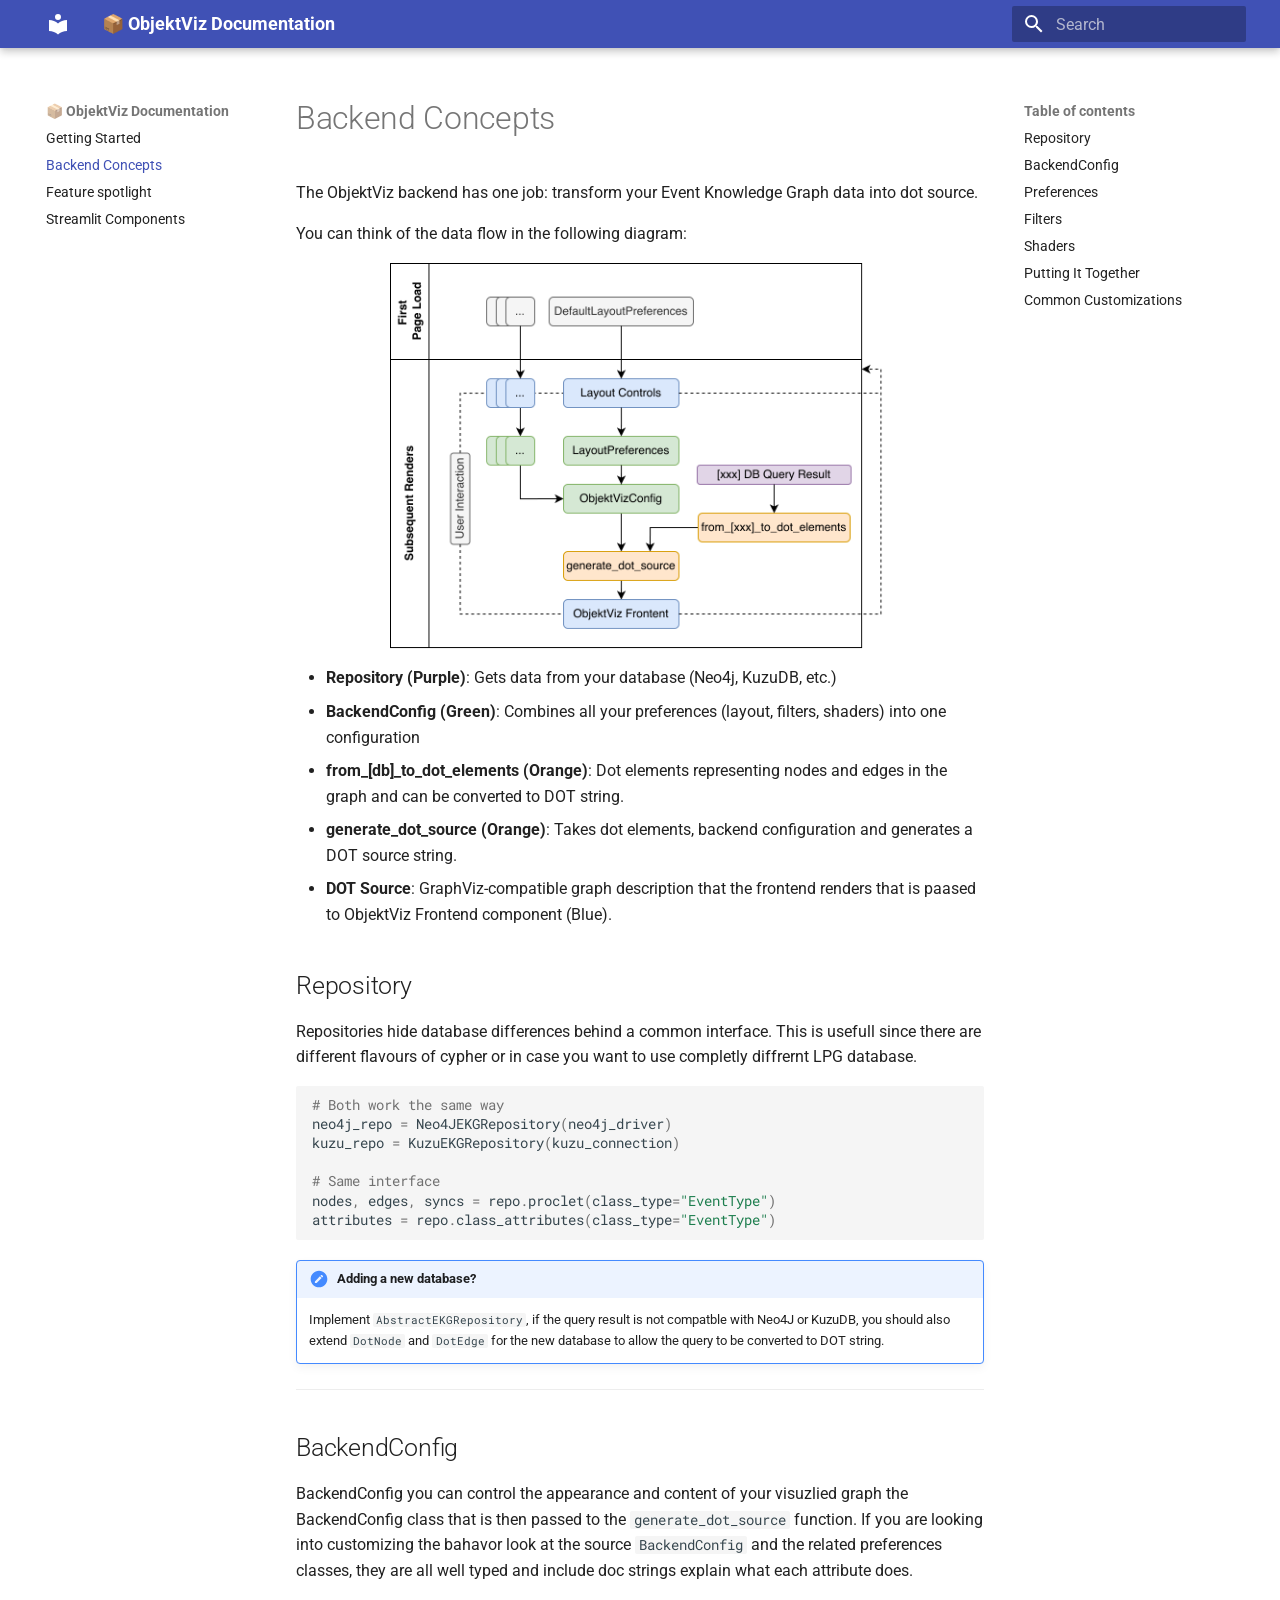
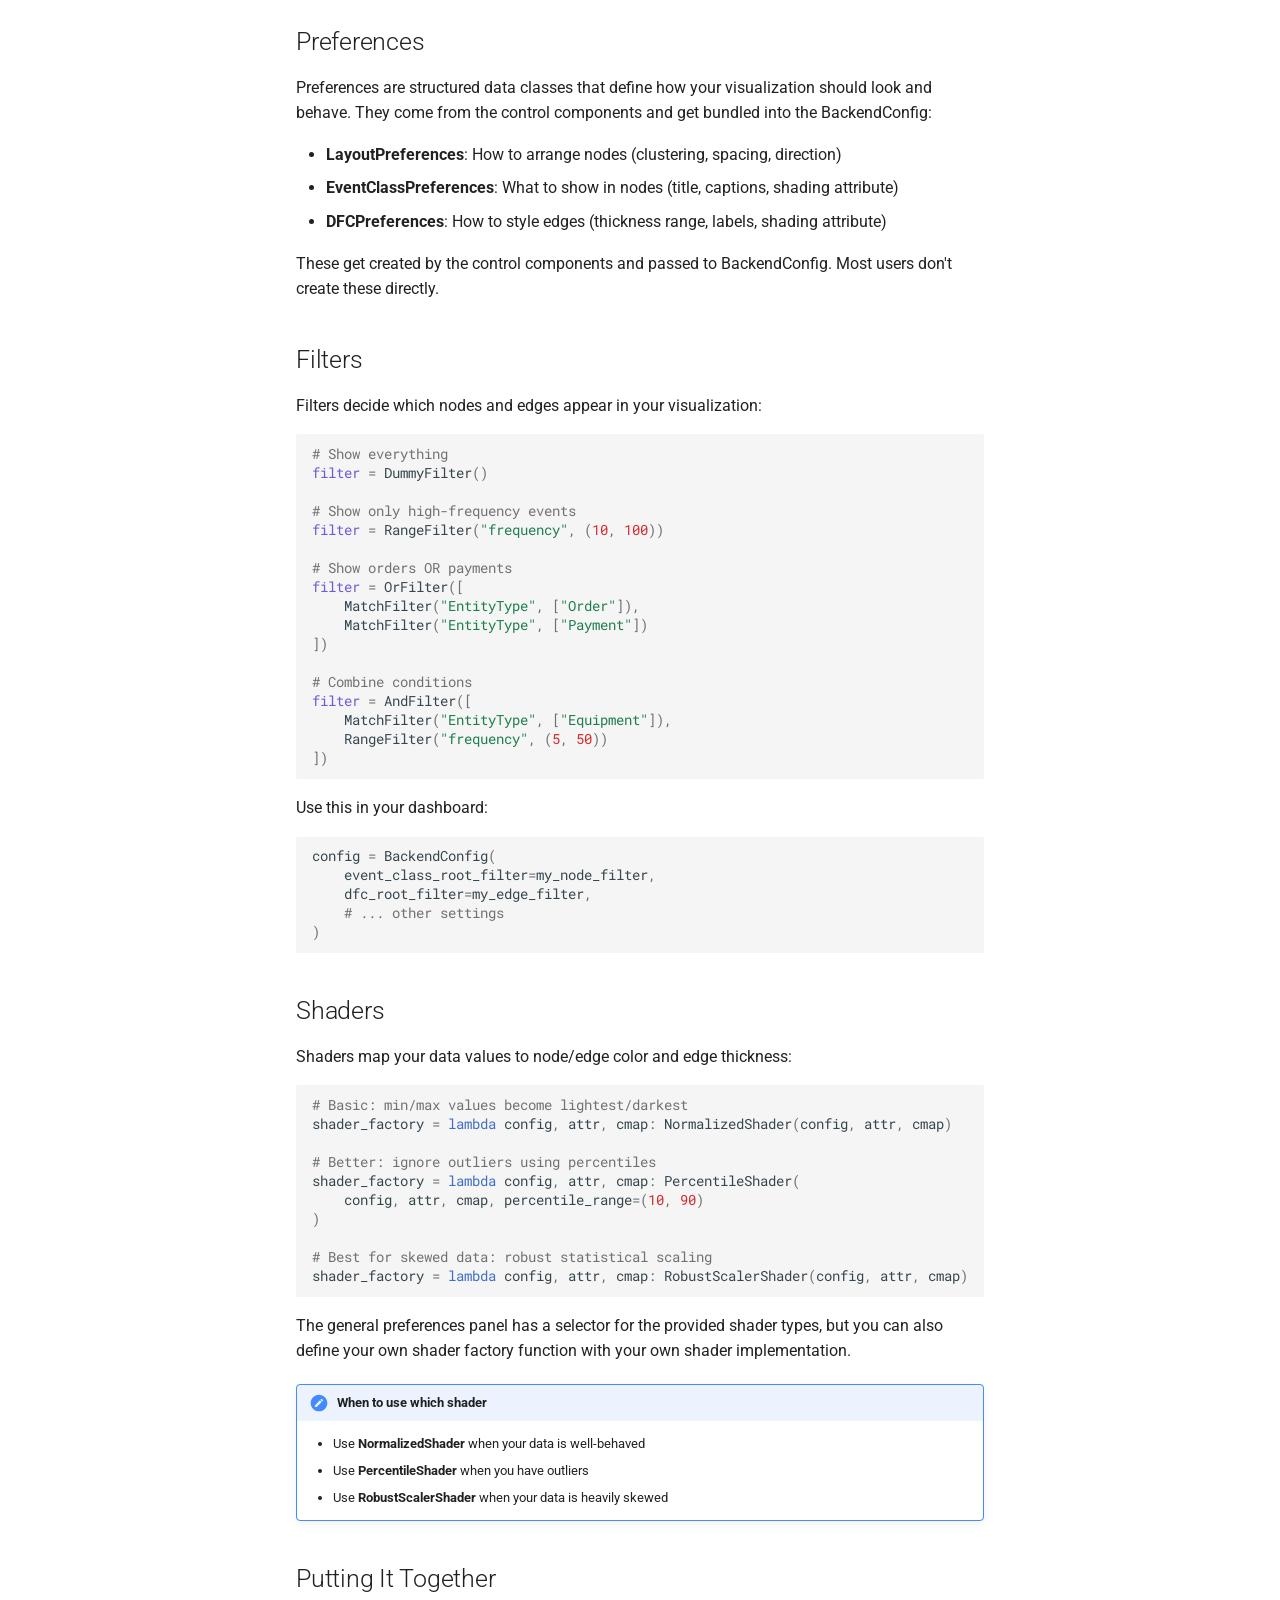
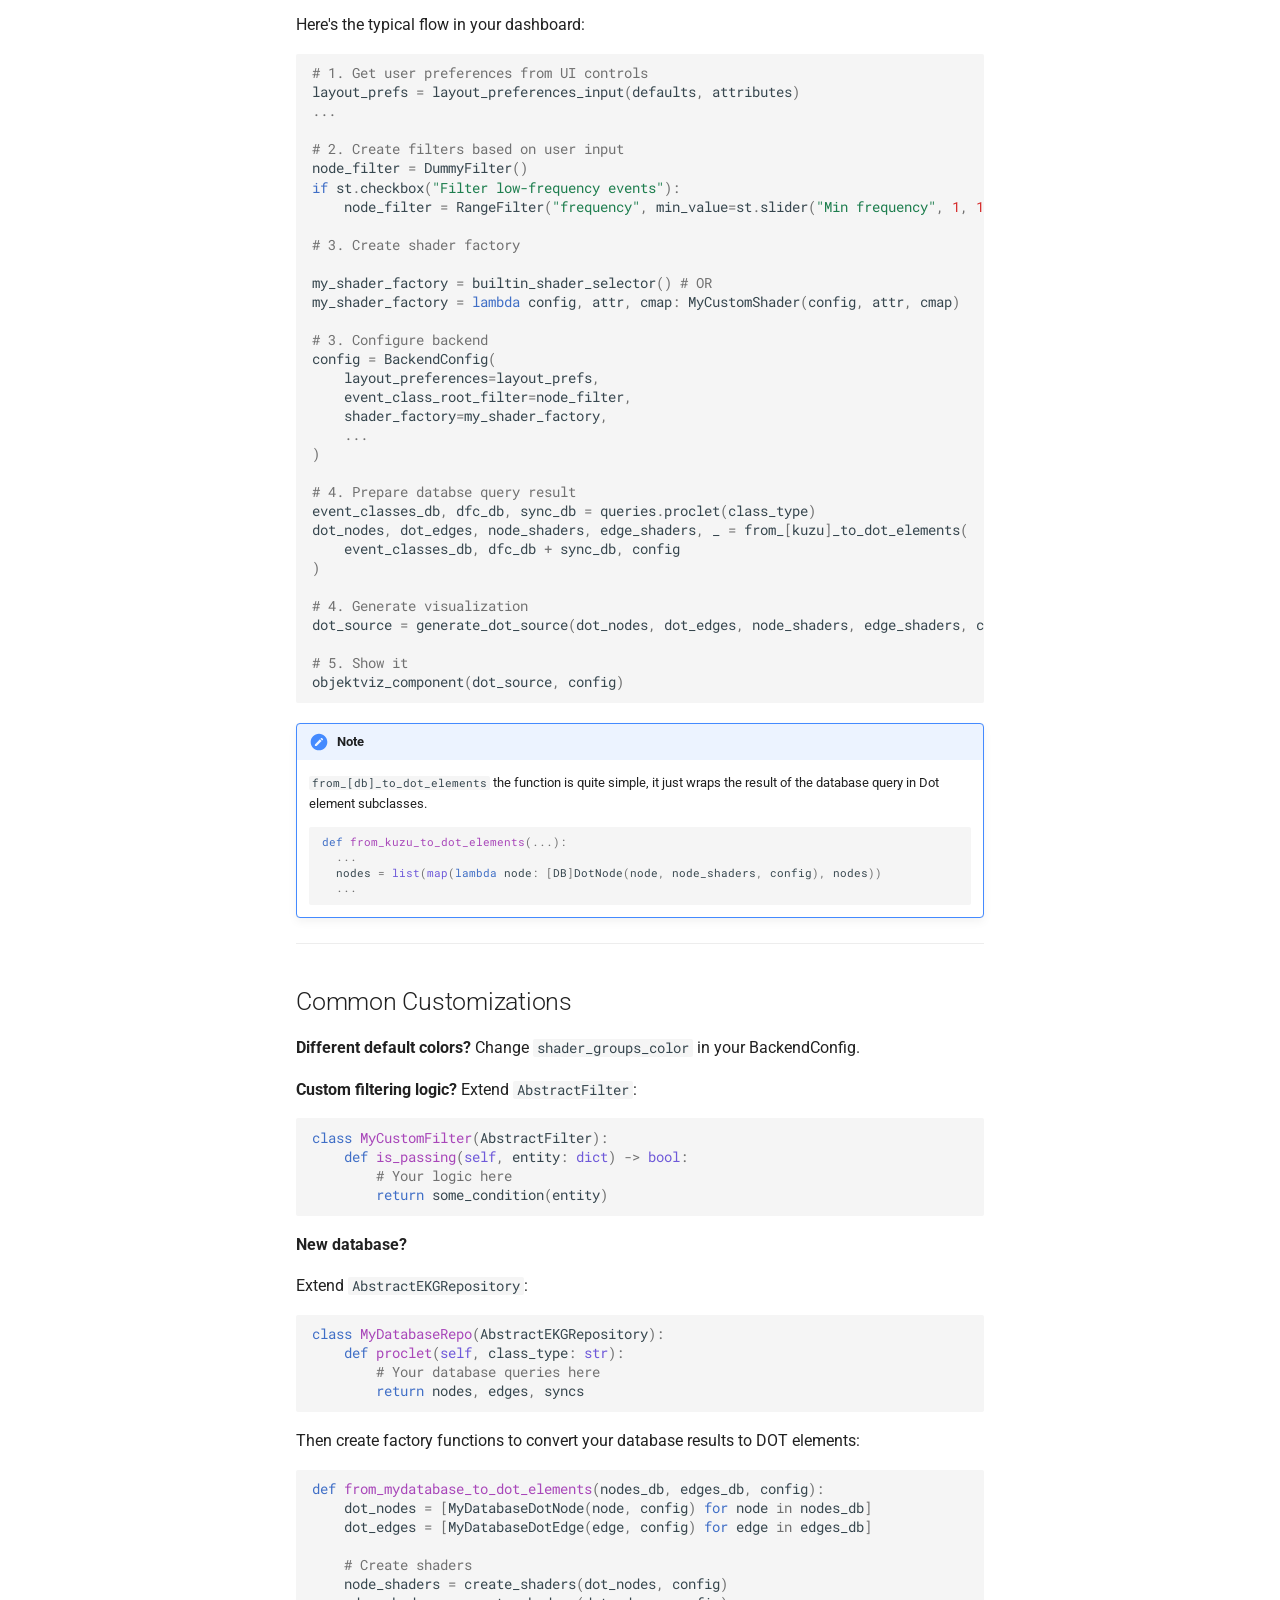
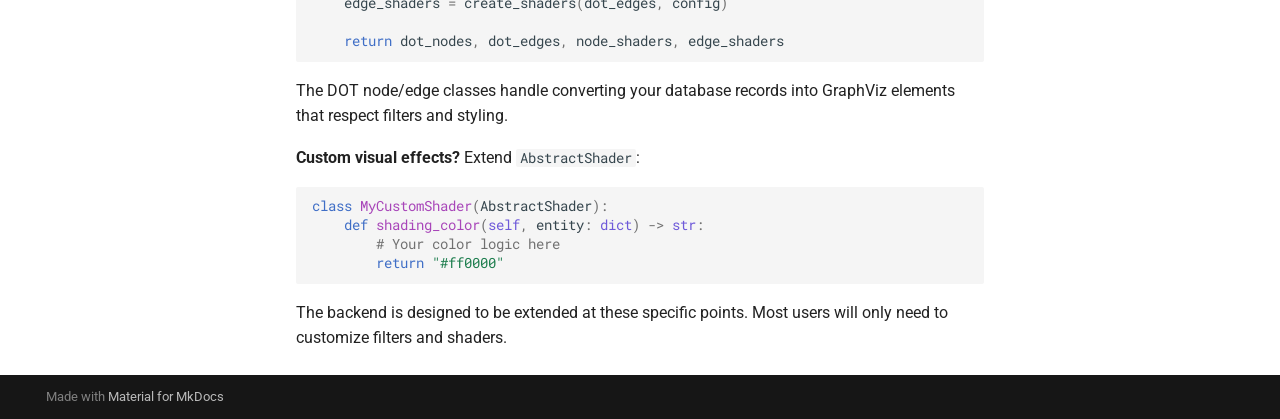
<file: backend-concepts/index.html>
<!doctype html>
<html lang="en" class="no-js">
  <head>
    
      <meta charset="utf-8">
      <meta name="viewport" content="width=device-width,initial-scale=1">
      
      
      
      
        <link rel="prev" href="..">
      
      
        <link rel="next" href="../feature-spotlight/">
      
      
        
      
      
      <link rel="icon" href="../assets/images/favicon.png">
      <meta name="generator" content="mkdocs-1.6.1, mkdocs-material-9.7.1">
    
    
      
        <title>Backend Concepts - 📦 ObjektViz Documentation</title>
      
    
    
      <link rel="stylesheet" href="../assets/stylesheets/main.484c7ddc.min.css">
      
      


    
    
      
    
    
      
        
        
        <link rel="preconnect" href="https://fonts.gstatic.com" crossorigin>
        <link rel="stylesheet" href="https://fonts.googleapis.com/css?family=Roboto:300,300i,400,400i,700,700i%7CRoboto+Mono:400,400i,700,700i&display=fallback">
        <style>:root{--md-text-font:"Roboto";--md-code-font:"Roboto Mono"}</style>
      
    
    
    <script>__md_scope=new URL("..",location),__md_hash=e=>[...e].reduce(((e,_)=>(e<<5)-e+_.charCodeAt(0)),0),__md_get=(e,_=localStorage,t=__md_scope)=>JSON.parse(_.getItem(t.pathname+"."+e)),__md_set=(e,_,t=localStorage,a=__md_scope)=>{try{t.setItem(a.pathname+"."+e,JSON.stringify(_))}catch(e){}}</script>
    
      

    
    
  </head>
  
  
    <body dir="ltr">
  
    
    <input class="md-toggle" data-md-toggle="drawer" type="checkbox" id="__drawer" autocomplete="off">
    <input class="md-toggle" data-md-toggle="search" type="checkbox" id="__search" autocomplete="off">
    <label class="md-overlay" for="__drawer"></label>
    <div data-md-component="skip">
      
        
        <a href="#backend-concepts" class="md-skip">
          Skip to content
        </a>
      
    </div>
    <div data-md-component="announce">
      
    </div>
    
    
      

  

<header class="md-header md-header--shadow" data-md-component="header">
  <nav class="md-header__inner md-grid" aria-label="Header">
    <a href=".." title="📦 ObjektViz Documentation" class="md-header__button md-logo" aria-label="📦 ObjektViz Documentation" data-md-component="logo">
      
  
  <svg xmlns="http://www.w3.org/2000/svg" viewBox="0 0 24 24"><path d="M12 8a3 3 0 0 0 3-3 3 3 0 0 0-3-3 3 3 0 0 0-3 3 3 3 0 0 0 3 3m0 3.54C9.64 9.35 6.5 8 3 8v11c3.5 0 6.64 1.35 9 3.54 2.36-2.19 5.5-3.54 9-3.54V8c-3.5 0-6.64 1.35-9 3.54"/></svg>

    </a>
    <label class="md-header__button md-icon" for="__drawer">
      
      <svg xmlns="http://www.w3.org/2000/svg" viewBox="0 0 24 24"><path d="M3 6h18v2H3zm0 5h18v2H3zm0 5h18v2H3z"/></svg>
    </label>
    <div class="md-header__title" data-md-component="header-title">
      <div class="md-header__ellipsis">
        <div class="md-header__topic">
          <span class="md-ellipsis">
            📦 ObjektViz Documentation
          </span>
        </div>
        <div class="md-header__topic" data-md-component="header-topic">
          <span class="md-ellipsis">
            
              Backend Concepts
            
          </span>
        </div>
      </div>
    </div>
    
    
      <script>var palette=__md_get("__palette");if(palette&&palette.color){if("(prefers-color-scheme)"===palette.color.media){var media=matchMedia("(prefers-color-scheme: light)"),input=document.querySelector(media.matches?"[data-md-color-media='(prefers-color-scheme: light)']":"[data-md-color-media='(prefers-color-scheme: dark)']");palette.color.media=input.getAttribute("data-md-color-media"),palette.color.scheme=input.getAttribute("data-md-color-scheme"),palette.color.primary=input.getAttribute("data-md-color-primary"),palette.color.accent=input.getAttribute("data-md-color-accent")}for(var[key,value]of Object.entries(palette.color))document.body.setAttribute("data-md-color-"+key,value)}</script>
    
    
    
      
      
        <label class="md-header__button md-icon" for="__search">
          
          <svg xmlns="http://www.w3.org/2000/svg" viewBox="0 0 24 24"><path d="M9.5 3A6.5 6.5 0 0 1 16 9.5c0 1.61-.59 3.09-1.56 4.23l.27.27h.79l5 5-1.5 1.5-5-5v-.79l-.27-.27A6.52 6.52 0 0 1 9.5 16 6.5 6.5 0 0 1 3 9.5 6.5 6.5 0 0 1 9.5 3m0 2C7 5 5 7 5 9.5S7 14 9.5 14 14 12 14 9.5 12 5 9.5 5"/></svg>
        </label>
        <div class="md-search" data-md-component="search" role="dialog">
  <label class="md-search__overlay" for="__search"></label>
  <div class="md-search__inner" role="search">
    <form class="md-search__form" name="search">
      <input type="text" class="md-search__input" name="query" aria-label="Search" placeholder="Search" autocapitalize="off" autocorrect="off" autocomplete="off" spellcheck="false" data-md-component="search-query" required>
      <label class="md-search__icon md-icon" for="__search">
        
        <svg xmlns="http://www.w3.org/2000/svg" viewBox="0 0 24 24"><path d="M9.5 3A6.5 6.5 0 0 1 16 9.5c0 1.61-.59 3.09-1.56 4.23l.27.27h.79l5 5-1.5 1.5-5-5v-.79l-.27-.27A6.52 6.52 0 0 1 9.5 16 6.5 6.5 0 0 1 3 9.5 6.5 6.5 0 0 1 9.5 3m0 2C7 5 5 7 5 9.5S7 14 9.5 14 14 12 14 9.5 12 5 9.5 5"/></svg>
        
        <svg xmlns="http://www.w3.org/2000/svg" viewBox="0 0 24 24"><path d="M20 11v2H8l5.5 5.5-1.42 1.42L4.16 12l7.92-7.92L13.5 5.5 8 11z"/></svg>
      </label>
      <nav class="md-search__options" aria-label="Search">
        
        <button type="reset" class="md-search__icon md-icon" title="Clear" aria-label="Clear" tabindex="-1">
          
          <svg xmlns="http://www.w3.org/2000/svg" viewBox="0 0 24 24"><path d="M19 6.41 17.59 5 12 10.59 6.41 5 5 6.41 10.59 12 5 17.59 6.41 19 12 13.41 17.59 19 19 17.59 13.41 12z"/></svg>
        </button>
      </nav>
      
    </form>
    <div class="md-search__output">
      <div class="md-search__scrollwrap" tabindex="0" data-md-scrollfix>
        <div class="md-search-result" data-md-component="search-result">
          <div class="md-search-result__meta">
            Initializing search
          </div>
          <ol class="md-search-result__list" role="presentation"></ol>
        </div>
      </div>
    </div>
  </div>
</div>
      
    
    
  </nav>
  
</header>
    
    <div class="md-container" data-md-component="container">
      
      
        
          
        
      
      <main class="md-main" data-md-component="main">
        <div class="md-main__inner md-grid">
          
            
              
              <div class="md-sidebar md-sidebar--primary" data-md-component="sidebar" data-md-type="navigation" >
                <div class="md-sidebar__scrollwrap">
                  <div class="md-sidebar__inner">
                    



<nav class="md-nav md-nav--primary" aria-label="Navigation" data-md-level="0">
  <label class="md-nav__title" for="__drawer">
    <a href=".." title="📦 ObjektViz Documentation" class="md-nav__button md-logo" aria-label="📦 ObjektViz Documentation" data-md-component="logo">
      
  
  <svg xmlns="http://www.w3.org/2000/svg" viewBox="0 0 24 24"><path d="M12 8a3 3 0 0 0 3-3 3 3 0 0 0-3-3 3 3 0 0 0-3 3 3 3 0 0 0 3 3m0 3.54C9.64 9.35 6.5 8 3 8v11c3.5 0 6.64 1.35 9 3.54 2.36-2.19 5.5-3.54 9-3.54V8c-3.5 0-6.64 1.35-9 3.54"/></svg>

    </a>
    📦 ObjektViz Documentation
  </label>
  
  <ul class="md-nav__list" data-md-scrollfix>
    
      
      
  
  
  
  
    <li class="md-nav__item">
      <a href=".." class="md-nav__link">
        
  
  
  <span class="md-ellipsis">
    
  
    Getting Started
  

    
  </span>
  
  

      </a>
    </li>
  

    
      
      
  
  
    
  
  
  
    <li class="md-nav__item md-nav__item--active">
      
      <input class="md-nav__toggle md-toggle" type="checkbox" id="__toc">
      
      
        
      
      
        <label class="md-nav__link md-nav__link--active" for="__toc">
          
  
  
  <span class="md-ellipsis">
    
  
    Backend Concepts
  

    
  </span>
  
  

          <span class="md-nav__icon md-icon"></span>
        </label>
      
      <a href="./" class="md-nav__link md-nav__link--active">
        
  
  
  <span class="md-ellipsis">
    
  
    Backend Concepts
  

    
  </span>
  
  

      </a>
      
        

<nav class="md-nav md-nav--secondary" aria-label="Table of contents">
  
  
  
    
  
  
    <label class="md-nav__title" for="__toc">
      <span class="md-nav__icon md-icon"></span>
      Table of contents
    </label>
    <ul class="md-nav__list" data-md-component="toc" data-md-scrollfix>
      
        <li class="md-nav__item">
  <a href="#repository" class="md-nav__link">
    <span class="md-ellipsis">
      
        Repository
      
    </span>
  </a>
  
</li>
      
        <li class="md-nav__item">
  <a href="#backendconfig" class="md-nav__link">
    <span class="md-ellipsis">
      
        BackendConfig
      
    </span>
  </a>
  
</li>
      
        <li class="md-nav__item">
  <a href="#preferences" class="md-nav__link">
    <span class="md-ellipsis">
      
        Preferences
      
    </span>
  </a>
  
</li>
      
        <li class="md-nav__item">
  <a href="#filters" class="md-nav__link">
    <span class="md-ellipsis">
      
        Filters
      
    </span>
  </a>
  
</li>
      
        <li class="md-nav__item">
  <a href="#shaders" class="md-nav__link">
    <span class="md-ellipsis">
      
        Shaders
      
    </span>
  </a>
  
</li>
      
        <li class="md-nav__item">
  <a href="#putting-it-together" class="md-nav__link">
    <span class="md-ellipsis">
      
        Putting It Together
      
    </span>
  </a>
  
</li>
      
        <li class="md-nav__item">
  <a href="#common-customizations" class="md-nav__link">
    <span class="md-ellipsis">
      
        Common Customizations
      
    </span>
  </a>
  
</li>
      
    </ul>
  
</nav>
      
    </li>
  

    
      
      
  
  
  
  
    <li class="md-nav__item">
      <a href="../feature-spotlight/" class="md-nav__link">
        
  
  
  <span class="md-ellipsis">
    
  
    Feature spotlight
  

    
  </span>
  
  

      </a>
    </li>
  

    
      
      
  
  
  
  
    <li class="md-nav__item">
      <a href="../streamlit-components/" class="md-nav__link">
        
  
  
  <span class="md-ellipsis">
    
  
    Streamlit Components
  

    
  </span>
  
  

      </a>
    </li>
  

    
  </ul>
</nav>
                  </div>
                </div>
              </div>
            
            
              
              <div class="md-sidebar md-sidebar--secondary" data-md-component="sidebar" data-md-type="toc" >
                <div class="md-sidebar__scrollwrap">
                  <div class="md-sidebar__inner">
                    

<nav class="md-nav md-nav--secondary" aria-label="Table of contents">
  
  
  
    
  
  
    <label class="md-nav__title" for="__toc">
      <span class="md-nav__icon md-icon"></span>
      Table of contents
    </label>
    <ul class="md-nav__list" data-md-component="toc" data-md-scrollfix>
      
        <li class="md-nav__item">
  <a href="#repository" class="md-nav__link">
    <span class="md-ellipsis">
      
        Repository
      
    </span>
  </a>
  
</li>
      
        <li class="md-nav__item">
  <a href="#backendconfig" class="md-nav__link">
    <span class="md-ellipsis">
      
        BackendConfig
      
    </span>
  </a>
  
</li>
      
        <li class="md-nav__item">
  <a href="#preferences" class="md-nav__link">
    <span class="md-ellipsis">
      
        Preferences
      
    </span>
  </a>
  
</li>
      
        <li class="md-nav__item">
  <a href="#filters" class="md-nav__link">
    <span class="md-ellipsis">
      
        Filters
      
    </span>
  </a>
  
</li>
      
        <li class="md-nav__item">
  <a href="#shaders" class="md-nav__link">
    <span class="md-ellipsis">
      
        Shaders
      
    </span>
  </a>
  
</li>
      
        <li class="md-nav__item">
  <a href="#putting-it-together" class="md-nav__link">
    <span class="md-ellipsis">
      
        Putting It Together
      
    </span>
  </a>
  
</li>
      
        <li class="md-nav__item">
  <a href="#common-customizations" class="md-nav__link">
    <span class="md-ellipsis">
      
        Common Customizations
      
    </span>
  </a>
  
</li>
      
    </ul>
  
</nav>
                  </div>
                </div>
              </div>
            
          
          
            <div class="md-content" data-md-component="content">
              
              <article class="md-content__inner md-typeset">
                
                  



<h1 id="backend-concepts">Backend Concepts</h1>
<p>The ObjektViz backend has one job: transform your Event Knowledge Graph data into dot source. </p>
<p>You can think of the data flow in the following diagram:</p>
<figure>
  <img alt="Image title" src="../assets/objektviz-arch.png" width="500" />
</figure>
<ul>
<li><strong>Repository (Purple)</strong>: Gets data from your database (Neo4j, KuzuDB, etc.)</li>
<li><strong>BackendConfig (Green)</strong>: Combines all your preferences (layout, filters, shaders) into one configuration</li>
<li><strong>from_[db]_to_dot_elements (Orange)</strong>: Dot elements representing nodes and edges in the graph and can be converted to DOT string.</li>
<li><strong>generate_dot_source (Orange)</strong>: Takes dot elements, backend configuration and generates a DOT source string.</li>
<li><strong>DOT Source</strong>: GraphViz-compatible graph description that the frontend renders that is paased to ObjektViz Frontend component (Blue).</li>
</ul>
<h2 id="repository">Repository</h2>
<p>Repositories hide database differences behind a common interface. This is usefull since there are different flavours of cypher or in case you want to use completly diffrernt LPG database. </p>
<div class="language-python highlight"><pre><span></span><code><span id="__span-0-1"><a id="__codelineno-0-1" name="__codelineno-0-1" href="#__codelineno-0-1"></a><span class="c1"># Both work the same way</span>
</span><span id="__span-0-2"><a id="__codelineno-0-2" name="__codelineno-0-2" href="#__codelineno-0-2"></a><span class="n">neo4j_repo</span> <span class="o">=</span> <span class="n">Neo4JEKGRepository</span><span class="p">(</span><span class="n">neo4j_driver</span><span class="p">)</span>
</span><span id="__span-0-3"><a id="__codelineno-0-3" name="__codelineno-0-3" href="#__codelineno-0-3"></a><span class="n">kuzu_repo</span> <span class="o">=</span> <span class="n">KuzuEKGRepository</span><span class="p">(</span><span class="n">kuzu_connection</span><span class="p">)</span>
</span><span id="__span-0-4"><a id="__codelineno-0-4" name="__codelineno-0-4" href="#__codelineno-0-4"></a>
</span><span id="__span-0-5"><a id="__codelineno-0-5" name="__codelineno-0-5" href="#__codelineno-0-5"></a><span class="c1"># Same interface</span>
</span><span id="__span-0-6"><a id="__codelineno-0-6" name="__codelineno-0-6" href="#__codelineno-0-6"></a><span class="n">nodes</span><span class="p">,</span> <span class="n">edges</span><span class="p">,</span> <span class="n">syncs</span> <span class="o">=</span> <span class="n">repo</span><span class="o">.</span><span class="n">proclet</span><span class="p">(</span><span class="n">class_type</span><span class="o">=</span><span class="s2">&quot;EventType&quot;</span><span class="p">)</span>
</span><span id="__span-0-7"><a id="__codelineno-0-7" name="__codelineno-0-7" href="#__codelineno-0-7"></a><span class="n">attributes</span> <span class="o">=</span> <span class="n">repo</span><span class="o">.</span><span class="n">class_attributes</span><span class="p">(</span><span class="n">class_type</span><span class="o">=</span><span class="s2">&quot;EventType&quot;</span><span class="p">)</span>
</span></code></pre></div>
<div class="admonition note">
<p class="admonition-title">Adding a new database?</p>
<p>Implement <code>AbstractEKGRepository</code>, if the query result is not compatble with Neo4J or KuzuDB, you should also extend <code>DotNode</code> and <code>DotEdge</code> for the new database to allow the query to be converted to DOT string.</p>
</div>
<hr />
<h2 id="backendconfig">BackendConfig</h2>
<p>BackendConfig you can control the appearance and content of your visuzlied graph the BackendConfig class that is then passed to the <code>generate_dot_source</code> function. If you are looking into customizing the bahavor look at the source <code>BackendConfig</code> and the related preferences classes, they are all well typed and include doc strings explain what each attribute does.</p>
<h2 id="preferences">Preferences</h2>
<p>Preferences are structured data classes that define how your visualization should look and behave. They come from the control components and get bundled into the BackendConfig:</p>
<ul>
<li><strong>LayoutPreferences</strong>: How to arrange nodes (clustering, spacing, direction)</li>
<li><strong>EventClassPreferences</strong>: What to show in nodes (title, captions, shading attribute)  </li>
<li><strong>DFCPreferences</strong>: How to style edges (thickness range, labels, shading attribute)</li>
</ul>
<p>These get created by the control components and passed to BackendConfig. Most users don't create these directly.</p>
<h2 id="filters">Filters</h2>
<p>Filters decide which nodes and edges appear in your visualization:</p>
<div class="language-python highlight"><pre><span></span><code><span id="__span-1-1"><a id="__codelineno-1-1" name="__codelineno-1-1" href="#__codelineno-1-1"></a><span class="c1"># Show everything</span>
</span><span id="__span-1-2"><a id="__codelineno-1-2" name="__codelineno-1-2" href="#__codelineno-1-2"></a><span class="nb">filter</span> <span class="o">=</span> <span class="n">DummyFilter</span><span class="p">()</span>
</span><span id="__span-1-3"><a id="__codelineno-1-3" name="__codelineno-1-3" href="#__codelineno-1-3"></a>
</span><span id="__span-1-4"><a id="__codelineno-1-4" name="__codelineno-1-4" href="#__codelineno-1-4"></a><span class="c1"># Show only high-frequency events</span>
</span><span id="__span-1-5"><a id="__codelineno-1-5" name="__codelineno-1-5" href="#__codelineno-1-5"></a><span class="nb">filter</span> <span class="o">=</span> <span class="n">RangeFilter</span><span class="p">(</span><span class="s2">&quot;frequency&quot;</span><span class="p">,</span> <span class="p">(</span><span class="mi">10</span><span class="p">,</span> <span class="mi">100</span><span class="p">))</span>
</span><span id="__span-1-6"><a id="__codelineno-1-6" name="__codelineno-1-6" href="#__codelineno-1-6"></a>
</span><span id="__span-1-7"><a id="__codelineno-1-7" name="__codelineno-1-7" href="#__codelineno-1-7"></a><span class="c1"># Show orders OR payments</span>
</span><span id="__span-1-8"><a id="__codelineno-1-8" name="__codelineno-1-8" href="#__codelineno-1-8"></a><span class="nb">filter</span> <span class="o">=</span> <span class="n">OrFilter</span><span class="p">([</span>
</span><span id="__span-1-9"><a id="__codelineno-1-9" name="__codelineno-1-9" href="#__codelineno-1-9"></a>    <span class="n">MatchFilter</span><span class="p">(</span><span class="s2">&quot;EntityType&quot;</span><span class="p">,</span> <span class="p">[</span><span class="s2">&quot;Order&quot;</span><span class="p">]),</span>
</span><span id="__span-1-10"><a id="__codelineno-1-10" name="__codelineno-1-10" href="#__codelineno-1-10"></a>    <span class="n">MatchFilter</span><span class="p">(</span><span class="s2">&quot;EntityType&quot;</span><span class="p">,</span> <span class="p">[</span><span class="s2">&quot;Payment&quot;</span><span class="p">])</span>
</span><span id="__span-1-11"><a id="__codelineno-1-11" name="__codelineno-1-11" href="#__codelineno-1-11"></a><span class="p">])</span>
</span><span id="__span-1-12"><a id="__codelineno-1-12" name="__codelineno-1-12" href="#__codelineno-1-12"></a>
</span><span id="__span-1-13"><a id="__codelineno-1-13" name="__codelineno-1-13" href="#__codelineno-1-13"></a><span class="c1"># Combine conditions</span>
</span><span id="__span-1-14"><a id="__codelineno-1-14" name="__codelineno-1-14" href="#__codelineno-1-14"></a><span class="nb">filter</span> <span class="o">=</span> <span class="n">AndFilter</span><span class="p">([</span>
</span><span id="__span-1-15"><a id="__codelineno-1-15" name="__codelineno-1-15" href="#__codelineno-1-15"></a>    <span class="n">MatchFilter</span><span class="p">(</span><span class="s2">&quot;EntityType&quot;</span><span class="p">,</span> <span class="p">[</span><span class="s2">&quot;Equipment&quot;</span><span class="p">]),</span>
</span><span id="__span-1-16"><a id="__codelineno-1-16" name="__codelineno-1-16" href="#__codelineno-1-16"></a>    <span class="n">RangeFilter</span><span class="p">(</span><span class="s2">&quot;frequency&quot;</span><span class="p">,</span> <span class="p">(</span><span class="mi">5</span><span class="p">,</span> <span class="mi">50</span><span class="p">))</span>
</span><span id="__span-1-17"><a id="__codelineno-1-17" name="__codelineno-1-17" href="#__codelineno-1-17"></a><span class="p">])</span>
</span></code></pre></div>
<p>Use this in your dashboard:
<div class="language-python highlight"><pre><span></span><code><span id="__span-2-1"><a id="__codelineno-2-1" name="__codelineno-2-1" href="#__codelineno-2-1"></a><span class="n">config</span> <span class="o">=</span> <span class="n">BackendConfig</span><span class="p">(</span>
</span><span id="__span-2-2"><a id="__codelineno-2-2" name="__codelineno-2-2" href="#__codelineno-2-2"></a>    <span class="n">event_class_root_filter</span><span class="o">=</span><span class="n">my_node_filter</span><span class="p">,</span>
</span><span id="__span-2-3"><a id="__codelineno-2-3" name="__codelineno-2-3" href="#__codelineno-2-3"></a>    <span class="n">dfc_root_filter</span><span class="o">=</span><span class="n">my_edge_filter</span><span class="p">,</span>
</span><span id="__span-2-4"><a id="__codelineno-2-4" name="__codelineno-2-4" href="#__codelineno-2-4"></a>    <span class="c1"># ... other settings</span>
</span><span id="__span-2-5"><a id="__codelineno-2-5" name="__codelineno-2-5" href="#__codelineno-2-5"></a><span class="p">)</span>
</span></code></pre></div></p>
<h2 id="shaders">Shaders</h2>
<p>Shaders map your data values to node/edge color and edge thickness:</p>
<div class="language-python highlight"><pre><span></span><code><span id="__span-3-1"><a id="__codelineno-3-1" name="__codelineno-3-1" href="#__codelineno-3-1"></a><span class="c1"># Basic: min/max values become lightest/darkest</span>
</span><span id="__span-3-2"><a id="__codelineno-3-2" name="__codelineno-3-2" href="#__codelineno-3-2"></a><span class="n">shader_factory</span> <span class="o">=</span> <span class="k">lambda</span> <span class="n">config</span><span class="p">,</span> <span class="n">attr</span><span class="p">,</span> <span class="n">cmap</span><span class="p">:</span> <span class="n">NormalizedShader</span><span class="p">(</span><span class="n">config</span><span class="p">,</span> <span class="n">attr</span><span class="p">,</span> <span class="n">cmap</span><span class="p">)</span>
</span><span id="__span-3-3"><a id="__codelineno-3-3" name="__codelineno-3-3" href="#__codelineno-3-3"></a>
</span><span id="__span-3-4"><a id="__codelineno-3-4" name="__codelineno-3-4" href="#__codelineno-3-4"></a><span class="c1"># Better: ignore outliers using percentiles</span>
</span><span id="__span-3-5"><a id="__codelineno-3-5" name="__codelineno-3-5" href="#__codelineno-3-5"></a><span class="n">shader_factory</span> <span class="o">=</span> <span class="k">lambda</span> <span class="n">config</span><span class="p">,</span> <span class="n">attr</span><span class="p">,</span> <span class="n">cmap</span><span class="p">:</span> <span class="n">PercentileShader</span><span class="p">(</span>
</span><span id="__span-3-6"><a id="__codelineno-3-6" name="__codelineno-3-6" href="#__codelineno-3-6"></a>    <span class="n">config</span><span class="p">,</span> <span class="n">attr</span><span class="p">,</span> <span class="n">cmap</span><span class="p">,</span> <span class="n">percentile_range</span><span class="o">=</span><span class="p">(</span><span class="mi">10</span><span class="p">,</span> <span class="mi">90</span><span class="p">)</span>
</span><span id="__span-3-7"><a id="__codelineno-3-7" name="__codelineno-3-7" href="#__codelineno-3-7"></a><span class="p">)</span>
</span><span id="__span-3-8"><a id="__codelineno-3-8" name="__codelineno-3-8" href="#__codelineno-3-8"></a>
</span><span id="__span-3-9"><a id="__codelineno-3-9" name="__codelineno-3-9" href="#__codelineno-3-9"></a><span class="c1"># Best for skewed data: robust statistical scaling</span>
</span><span id="__span-3-10"><a id="__codelineno-3-10" name="__codelineno-3-10" href="#__codelineno-3-10"></a><span class="n">shader_factory</span> <span class="o">=</span> <span class="k">lambda</span> <span class="n">config</span><span class="p">,</span> <span class="n">attr</span><span class="p">,</span> <span class="n">cmap</span><span class="p">:</span> <span class="n">RobustScalerShader</span><span class="p">(</span><span class="n">config</span><span class="p">,</span> <span class="n">attr</span><span class="p">,</span> <span class="n">cmap</span><span class="p">)</span>
</span></code></pre></div>
<p>The general preferences panel has a selector for the provided shader types, but you can also define your own shader factory function with your own shader implementation.</p>
<div class="admonition now">
<p class="admonition-title">When to use which shader</p>
<ul>
<li>Use <strong>NormalizedShader</strong> when your data is well-behaved</li>
<li>Use <strong>PercentileShader</strong> when you have outliers</li>
<li>Use <strong>RobustScalerShader</strong> when your data is heavily skewed</li>
</ul>
</div>
<h2 id="putting-it-together">Putting It Together</h2>
<p>Here's the typical flow in your dashboard:</p>
<div class="language-python highlight"><pre><span></span><code><span id="__span-4-1"><a id="__codelineno-4-1" name="__codelineno-4-1" href="#__codelineno-4-1"></a><span class="c1"># 1. Get user preferences from UI controls</span>
</span><span id="__span-4-2"><a id="__codelineno-4-2" name="__codelineno-4-2" href="#__codelineno-4-2"></a><span class="n">layout_prefs</span> <span class="o">=</span> <span class="n">layout_preferences_input</span><span class="p">(</span><span class="n">defaults</span><span class="p">,</span> <span class="n">attributes</span><span class="p">)</span>
</span><span id="__span-4-3"><a id="__codelineno-4-3" name="__codelineno-4-3" href="#__codelineno-4-3"></a><span class="o">...</span>
</span><span id="__span-4-4"><a id="__codelineno-4-4" name="__codelineno-4-4" href="#__codelineno-4-4"></a>
</span><span id="__span-4-5"><a id="__codelineno-4-5" name="__codelineno-4-5" href="#__codelineno-4-5"></a><span class="c1"># 2. Create filters based on user input</span>
</span><span id="__span-4-6"><a id="__codelineno-4-6" name="__codelineno-4-6" href="#__codelineno-4-6"></a><span class="n">node_filter</span> <span class="o">=</span> <span class="n">DummyFilter</span><span class="p">()</span>
</span><span id="__span-4-7"><a id="__codelineno-4-7" name="__codelineno-4-7" href="#__codelineno-4-7"></a><span class="k">if</span> <span class="n">st</span><span class="o">.</span><span class="n">checkbox</span><span class="p">(</span><span class="s2">&quot;Filter low-frequency events&quot;</span><span class="p">):</span>
</span><span id="__span-4-8"><a id="__codelineno-4-8" name="__codelineno-4-8" href="#__codelineno-4-8"></a>    <span class="n">node_filter</span> <span class="o">=</span> <span class="n">RangeFilter</span><span class="p">(</span><span class="s2">&quot;frequency&quot;</span><span class="p">,</span> <span class="n">min_value</span><span class="o">=</span><span class="n">st</span><span class="o">.</span><span class="n">slider</span><span class="p">(</span><span class="s2">&quot;Min frequency&quot;</span><span class="p">,</span> <span class="mi">1</span><span class="p">,</span> <span class="mi">100</span><span class="p">))</span>
</span><span id="__span-4-9"><a id="__codelineno-4-9" name="__codelineno-4-9" href="#__codelineno-4-9"></a>
</span><span id="__span-4-10"><a id="__codelineno-4-10" name="__codelineno-4-10" href="#__codelineno-4-10"></a><span class="c1"># 3. Create shader factory</span>
</span><span id="__span-4-11"><a id="__codelineno-4-11" name="__codelineno-4-11" href="#__codelineno-4-11"></a>
</span><span id="__span-4-12"><a id="__codelineno-4-12" name="__codelineno-4-12" href="#__codelineno-4-12"></a><span class="n">my_shader_factory</span> <span class="o">=</span> <span class="n">builtin_shader_selector</span><span class="p">()</span> <span class="c1"># OR </span>
</span><span id="__span-4-13"><a id="__codelineno-4-13" name="__codelineno-4-13" href="#__codelineno-4-13"></a><span class="n">my_shader_factory</span> <span class="o">=</span> <span class="k">lambda</span> <span class="n">config</span><span class="p">,</span> <span class="n">attr</span><span class="p">,</span> <span class="n">cmap</span><span class="p">:</span> <span class="n">MyCustomShader</span><span class="p">(</span><span class="n">config</span><span class="p">,</span> <span class="n">attr</span><span class="p">,</span> <span class="n">cmap</span><span class="p">)</span>
</span><span id="__span-4-14"><a id="__codelineno-4-14" name="__codelineno-4-14" href="#__codelineno-4-14"></a>
</span><span id="__span-4-15"><a id="__codelineno-4-15" name="__codelineno-4-15" href="#__codelineno-4-15"></a><span class="c1"># 3. Configure backend</span>
</span><span id="__span-4-16"><a id="__codelineno-4-16" name="__codelineno-4-16" href="#__codelineno-4-16"></a><span class="n">config</span> <span class="o">=</span> <span class="n">BackendConfig</span><span class="p">(</span>
</span><span id="__span-4-17"><a id="__codelineno-4-17" name="__codelineno-4-17" href="#__codelineno-4-17"></a>    <span class="n">layout_preferences</span><span class="o">=</span><span class="n">layout_prefs</span><span class="p">,</span>
</span><span id="__span-4-18"><a id="__codelineno-4-18" name="__codelineno-4-18" href="#__codelineno-4-18"></a>    <span class="n">event_class_root_filter</span><span class="o">=</span><span class="n">node_filter</span><span class="p">,</span>
</span><span id="__span-4-19"><a id="__codelineno-4-19" name="__codelineno-4-19" href="#__codelineno-4-19"></a>    <span class="n">shader_factory</span><span class="o">=</span><span class="n">my_shader_factory</span><span class="p">,</span>
</span><span id="__span-4-20"><a id="__codelineno-4-20" name="__codelineno-4-20" href="#__codelineno-4-20"></a>    <span class="o">...</span>
</span><span id="__span-4-21"><a id="__codelineno-4-21" name="__codelineno-4-21" href="#__codelineno-4-21"></a><span class="p">)</span>
</span><span id="__span-4-22"><a id="__codelineno-4-22" name="__codelineno-4-22" href="#__codelineno-4-22"></a>
</span><span id="__span-4-23"><a id="__codelineno-4-23" name="__codelineno-4-23" href="#__codelineno-4-23"></a><span class="c1"># 4. Prepare databse query result</span>
</span><span id="__span-4-24"><a id="__codelineno-4-24" name="__codelineno-4-24" href="#__codelineno-4-24"></a><span class="n">event_classes_db</span><span class="p">,</span> <span class="n">dfc_db</span><span class="p">,</span> <span class="n">sync_db</span> <span class="o">=</span> <span class="n">queries</span><span class="o">.</span><span class="n">proclet</span><span class="p">(</span><span class="n">class_type</span><span class="p">)</span>
</span><span id="__span-4-25"><a id="__codelineno-4-25" name="__codelineno-4-25" href="#__codelineno-4-25"></a><span class="n">dot_nodes</span><span class="p">,</span> <span class="n">dot_edges</span><span class="p">,</span> <span class="n">node_shaders</span><span class="p">,</span> <span class="n">edge_shaders</span><span class="p">,</span> <span class="n">_</span> <span class="o">=</span> <span class="n">from_</span><span class="p">[</span><span class="n">kuzu</span><span class="p">]</span><span class="n">_to_dot_elements</span><span class="p">(</span>
</span><span id="__span-4-26"><a id="__codelineno-4-26" name="__codelineno-4-26" href="#__codelineno-4-26"></a>    <span class="n">event_classes_db</span><span class="p">,</span> <span class="n">dfc_db</span> <span class="o">+</span> <span class="n">sync_db</span><span class="p">,</span> <span class="n">config</span>
</span><span id="__span-4-27"><a id="__codelineno-4-27" name="__codelineno-4-27" href="#__codelineno-4-27"></a><span class="p">)</span>
</span><span id="__span-4-28"><a id="__codelineno-4-28" name="__codelineno-4-28" href="#__codelineno-4-28"></a>
</span><span id="__span-4-29"><a id="__codelineno-4-29" name="__codelineno-4-29" href="#__codelineno-4-29"></a><span class="c1"># 4. Generate visualization</span>
</span><span id="__span-4-30"><a id="__codelineno-4-30" name="__codelineno-4-30" href="#__codelineno-4-30"></a><span class="n">dot_source</span> <span class="o">=</span> <span class="n">generate_dot_source</span><span class="p">(</span><span class="n">dot_nodes</span><span class="p">,</span> <span class="n">dot_edges</span><span class="p">,</span> <span class="n">node_shaders</span><span class="p">,</span> <span class="n">edge_shaders</span><span class="p">,</span> <span class="n">config</span><span class="p">)</span>
</span><span id="__span-4-31"><a id="__codelineno-4-31" name="__codelineno-4-31" href="#__codelineno-4-31"></a>
</span><span id="__span-4-32"><a id="__codelineno-4-32" name="__codelineno-4-32" href="#__codelineno-4-32"></a><span class="c1"># 5. Show it</span>
</span><span id="__span-4-33"><a id="__codelineno-4-33" name="__codelineno-4-33" href="#__codelineno-4-33"></a><span class="n">objektviz_component</span><span class="p">(</span><span class="n">dot_source</span><span class="p">,</span> <span class="n">config</span><span class="p">)</span>
</span></code></pre></div>
<div class="admonition note">
<p class="admonition-title">Note</p>
<p><code>from_[db]_to_dot_elements</code> the function is quite simple, it just wraps the result of the database query in Dot element subclasses.
<div class="language-python highlight"><pre><span></span><code><span id="__span-5-1"><a id="__codelineno-5-1" name="__codelineno-5-1" href="#__codelineno-5-1"></a><span class="k">def</span><span class="w"> </span><span class="nf">from_kuzu_to_dot_elements</span><span class="p">(</span><span class="o">...</span><span class="p">):</span>
</span><span id="__span-5-2"><a id="__codelineno-5-2" name="__codelineno-5-2" href="#__codelineno-5-2"></a>  <span class="o">...</span>
</span><span id="__span-5-3"><a id="__codelineno-5-3" name="__codelineno-5-3" href="#__codelineno-5-3"></a>  <span class="n">nodes</span> <span class="o">=</span> <span class="nb">list</span><span class="p">(</span><span class="nb">map</span><span class="p">(</span><span class="k">lambda</span> <span class="n">node</span><span class="p">:</span> <span class="p">[</span><span class="n">DB</span><span class="p">]</span><span class="n">DotNode</span><span class="p">(</span><span class="n">node</span><span class="p">,</span> <span class="n">node_shaders</span><span class="p">,</span> <span class="n">config</span><span class="p">),</span> <span class="n">nodes</span><span class="p">))</span>
</span><span id="__span-5-4"><a id="__codelineno-5-4" name="__codelineno-5-4" href="#__codelineno-5-4"></a>  <span class="o">...</span>
</span></code></pre></div></p>
</div>
<hr />
<h2 id="common-customizations">Common Customizations</h2>
<p><strong>Different default colors?</strong> Change <code>shader_groups_color</code> in your BackendConfig.</p>
<p><strong>Custom filtering logic?</strong> Extend <code>AbstractFilter</code>:
<div class="language-python highlight"><pre><span></span><code><span id="__span-6-1"><a id="__codelineno-6-1" name="__codelineno-6-1" href="#__codelineno-6-1"></a><span class="k">class</span><span class="w"> </span><span class="nc">MyCustomFilter</span><span class="p">(</span><span class="n">AbstractFilter</span><span class="p">):</span>
</span><span id="__span-6-2"><a id="__codelineno-6-2" name="__codelineno-6-2" href="#__codelineno-6-2"></a>    <span class="k">def</span><span class="w"> </span><span class="nf">is_passing</span><span class="p">(</span><span class="bp">self</span><span class="p">,</span> <span class="n">entity</span><span class="p">:</span> <span class="nb">dict</span><span class="p">)</span> <span class="o">-&gt;</span> <span class="nb">bool</span><span class="p">:</span>
</span><span id="__span-6-3"><a id="__codelineno-6-3" name="__codelineno-6-3" href="#__codelineno-6-3"></a>        <span class="c1"># Your logic here</span>
</span><span id="__span-6-4"><a id="__codelineno-6-4" name="__codelineno-6-4" href="#__codelineno-6-4"></a>        <span class="k">return</span> <span class="n">some_condition</span><span class="p">(</span><span class="n">entity</span><span class="p">)</span>
</span></code></pre></div></p>
<p><strong>New database?</strong> </p>
<p>Extend <code>AbstractEKGRepository</code>:
<div class="language-python highlight"><pre><span></span><code><span id="__span-7-1"><a id="__codelineno-7-1" name="__codelineno-7-1" href="#__codelineno-7-1"></a><span class="k">class</span><span class="w"> </span><span class="nc">MyDatabaseRepo</span><span class="p">(</span><span class="n">AbstractEKGRepository</span><span class="p">):</span>
</span><span id="__span-7-2"><a id="__codelineno-7-2" name="__codelineno-7-2" href="#__codelineno-7-2"></a>    <span class="k">def</span><span class="w"> </span><span class="nf">proclet</span><span class="p">(</span><span class="bp">self</span><span class="p">,</span> <span class="n">class_type</span><span class="p">:</span> <span class="nb">str</span><span class="p">):</span>
</span><span id="__span-7-3"><a id="__codelineno-7-3" name="__codelineno-7-3" href="#__codelineno-7-3"></a>        <span class="c1"># Your database queries here</span>
</span><span id="__span-7-4"><a id="__codelineno-7-4" name="__codelineno-7-4" href="#__codelineno-7-4"></a>        <span class="k">return</span> <span class="n">nodes</span><span class="p">,</span> <span class="n">edges</span><span class="p">,</span> <span class="n">syncs</span>
</span></code></pre></div></p>
<p>Then create factory functions to convert your database results to DOT elements:</p>
<div class="language-python highlight"><pre><span></span><code><span id="__span-8-1"><a id="__codelineno-8-1" name="__codelineno-8-1" href="#__codelineno-8-1"></a><span class="k">def</span><span class="w"> </span><span class="nf">from_mydatabase_to_dot_elements</span><span class="p">(</span><span class="n">nodes_db</span><span class="p">,</span> <span class="n">edges_db</span><span class="p">,</span> <span class="n">config</span><span class="p">):</span>
</span><span id="__span-8-2"><a id="__codelineno-8-2" name="__codelineno-8-2" href="#__codelineno-8-2"></a>    <span class="n">dot_nodes</span> <span class="o">=</span> <span class="p">[</span><span class="n">MyDatabaseDotNode</span><span class="p">(</span><span class="n">node</span><span class="p">,</span> <span class="n">config</span><span class="p">)</span> <span class="k">for</span> <span class="n">node</span> <span class="ow">in</span> <span class="n">nodes_db</span><span class="p">]</span>
</span><span id="__span-8-3"><a id="__codelineno-8-3" name="__codelineno-8-3" href="#__codelineno-8-3"></a>    <span class="n">dot_edges</span> <span class="o">=</span> <span class="p">[</span><span class="n">MyDatabaseDotEdge</span><span class="p">(</span><span class="n">edge</span><span class="p">,</span> <span class="n">config</span><span class="p">)</span> <span class="k">for</span> <span class="n">edge</span> <span class="ow">in</span> <span class="n">edges_db</span><span class="p">]</span>
</span><span id="__span-8-4"><a id="__codelineno-8-4" name="__codelineno-8-4" href="#__codelineno-8-4"></a>
</span><span id="__span-8-5"><a id="__codelineno-8-5" name="__codelineno-8-5" href="#__codelineno-8-5"></a>    <span class="c1"># Create shaders</span>
</span><span id="__span-8-6"><a id="__codelineno-8-6" name="__codelineno-8-6" href="#__codelineno-8-6"></a>    <span class="n">node_shaders</span> <span class="o">=</span> <span class="n">create_shaders</span><span class="p">(</span><span class="n">dot_nodes</span><span class="p">,</span> <span class="n">config</span><span class="p">)</span>
</span><span id="__span-8-7"><a id="__codelineno-8-7" name="__codelineno-8-7" href="#__codelineno-8-7"></a>    <span class="n">edge_shaders</span> <span class="o">=</span> <span class="n">create_shaders</span><span class="p">(</span><span class="n">dot_edges</span><span class="p">,</span> <span class="n">config</span><span class="p">)</span>
</span><span id="__span-8-8"><a id="__codelineno-8-8" name="__codelineno-8-8" href="#__codelineno-8-8"></a>
</span><span id="__span-8-9"><a id="__codelineno-8-9" name="__codelineno-8-9" href="#__codelineno-8-9"></a>    <span class="k">return</span> <span class="n">dot_nodes</span><span class="p">,</span> <span class="n">dot_edges</span><span class="p">,</span> <span class="n">node_shaders</span><span class="p">,</span> <span class="n">edge_shaders</span>
</span></code></pre></div>
<p>The DOT node/edge classes handle converting your database records into GraphViz elements that respect filters and styling.</p>
<p><strong>Custom visual effects?</strong> Extend <code>AbstractShader</code>:
<div class="language-python highlight"><pre><span></span><code><span id="__span-9-1"><a id="__codelineno-9-1" name="__codelineno-9-1" href="#__codelineno-9-1"></a><span class="k">class</span><span class="w"> </span><span class="nc">MyCustomShader</span><span class="p">(</span><span class="n">AbstractShader</span><span class="p">):</span>
</span><span id="__span-9-2"><a id="__codelineno-9-2" name="__codelineno-9-2" href="#__codelineno-9-2"></a>    <span class="k">def</span><span class="w"> </span><span class="nf">shading_color</span><span class="p">(</span><span class="bp">self</span><span class="p">,</span> <span class="n">entity</span><span class="p">:</span> <span class="nb">dict</span><span class="p">)</span> <span class="o">-&gt;</span> <span class="nb">str</span><span class="p">:</span>
</span><span id="__span-9-3"><a id="__codelineno-9-3" name="__codelineno-9-3" href="#__codelineno-9-3"></a>        <span class="c1"># Your color logic here</span>
</span><span id="__span-9-4"><a id="__codelineno-9-4" name="__codelineno-9-4" href="#__codelineno-9-4"></a>        <span class="k">return</span> <span class="s2">&quot;#ff0000&quot;</span>
</span></code></pre></div></p>
<p>The backend is designed to be extended at these specific points. Most users will only need to customize filters and shaders.</p>












                
              </article>
            </div>
          
          
<script>var target=document.getElementById(location.hash.slice(1));target&&target.name&&(target.checked=target.name.startsWith("__tabbed_"))</script>
        </div>
        
      </main>
      
        <footer class="md-footer">
  
  <div class="md-footer-meta md-typeset">
    <div class="md-footer-meta__inner md-grid">
      <div class="md-copyright">
  
  
    Made with
    <a href="https://squidfunk.github.io/mkdocs-material/" target="_blank" rel="noopener">
      Material for MkDocs
    </a>
  
</div>
      
    </div>
  </div>
</footer>
      
    </div>
    <div class="md-dialog" data-md-component="dialog">
      <div class="md-dialog__inner md-typeset"></div>
    </div>
    
    
    
      
      
      <script id="__config" type="application/json">{"annotate": null, "base": "..", "features": [], "search": "../assets/javascripts/workers/search.2c215733.min.js", "tags": null, "translations": {"clipboard.copied": "Copied to clipboard", "clipboard.copy": "Copy to clipboard", "search.result.more.one": "1 more on this page", "search.result.more.other": "# more on this page", "search.result.none": "No matching documents", "search.result.one": "1 matching document", "search.result.other": "# matching documents", "search.result.placeholder": "Type to start searching", "search.result.term.missing": "Missing", "select.version": "Select version"}, "version": null}</script>
    
    
      <script src="../assets/javascripts/bundle.79ae519e.min.js"></script>
      
    
  </body>
</html>
</file>
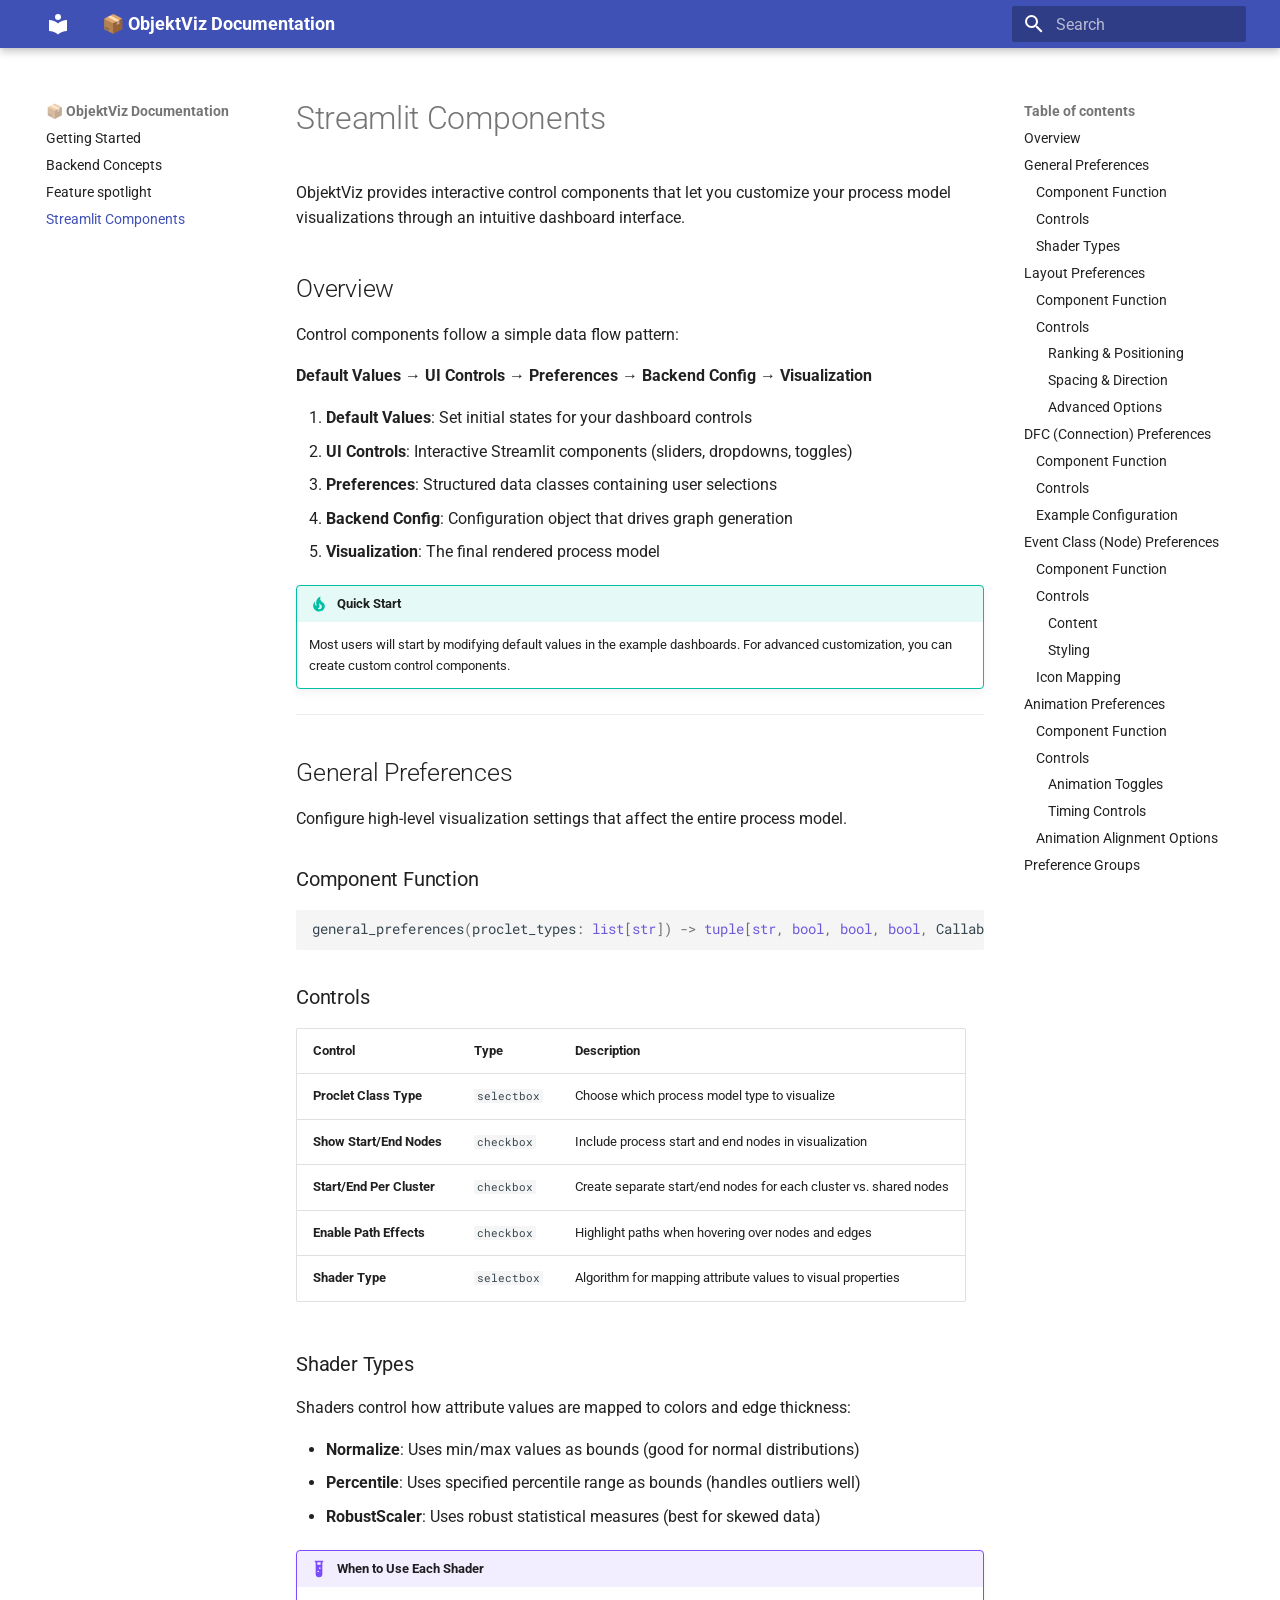
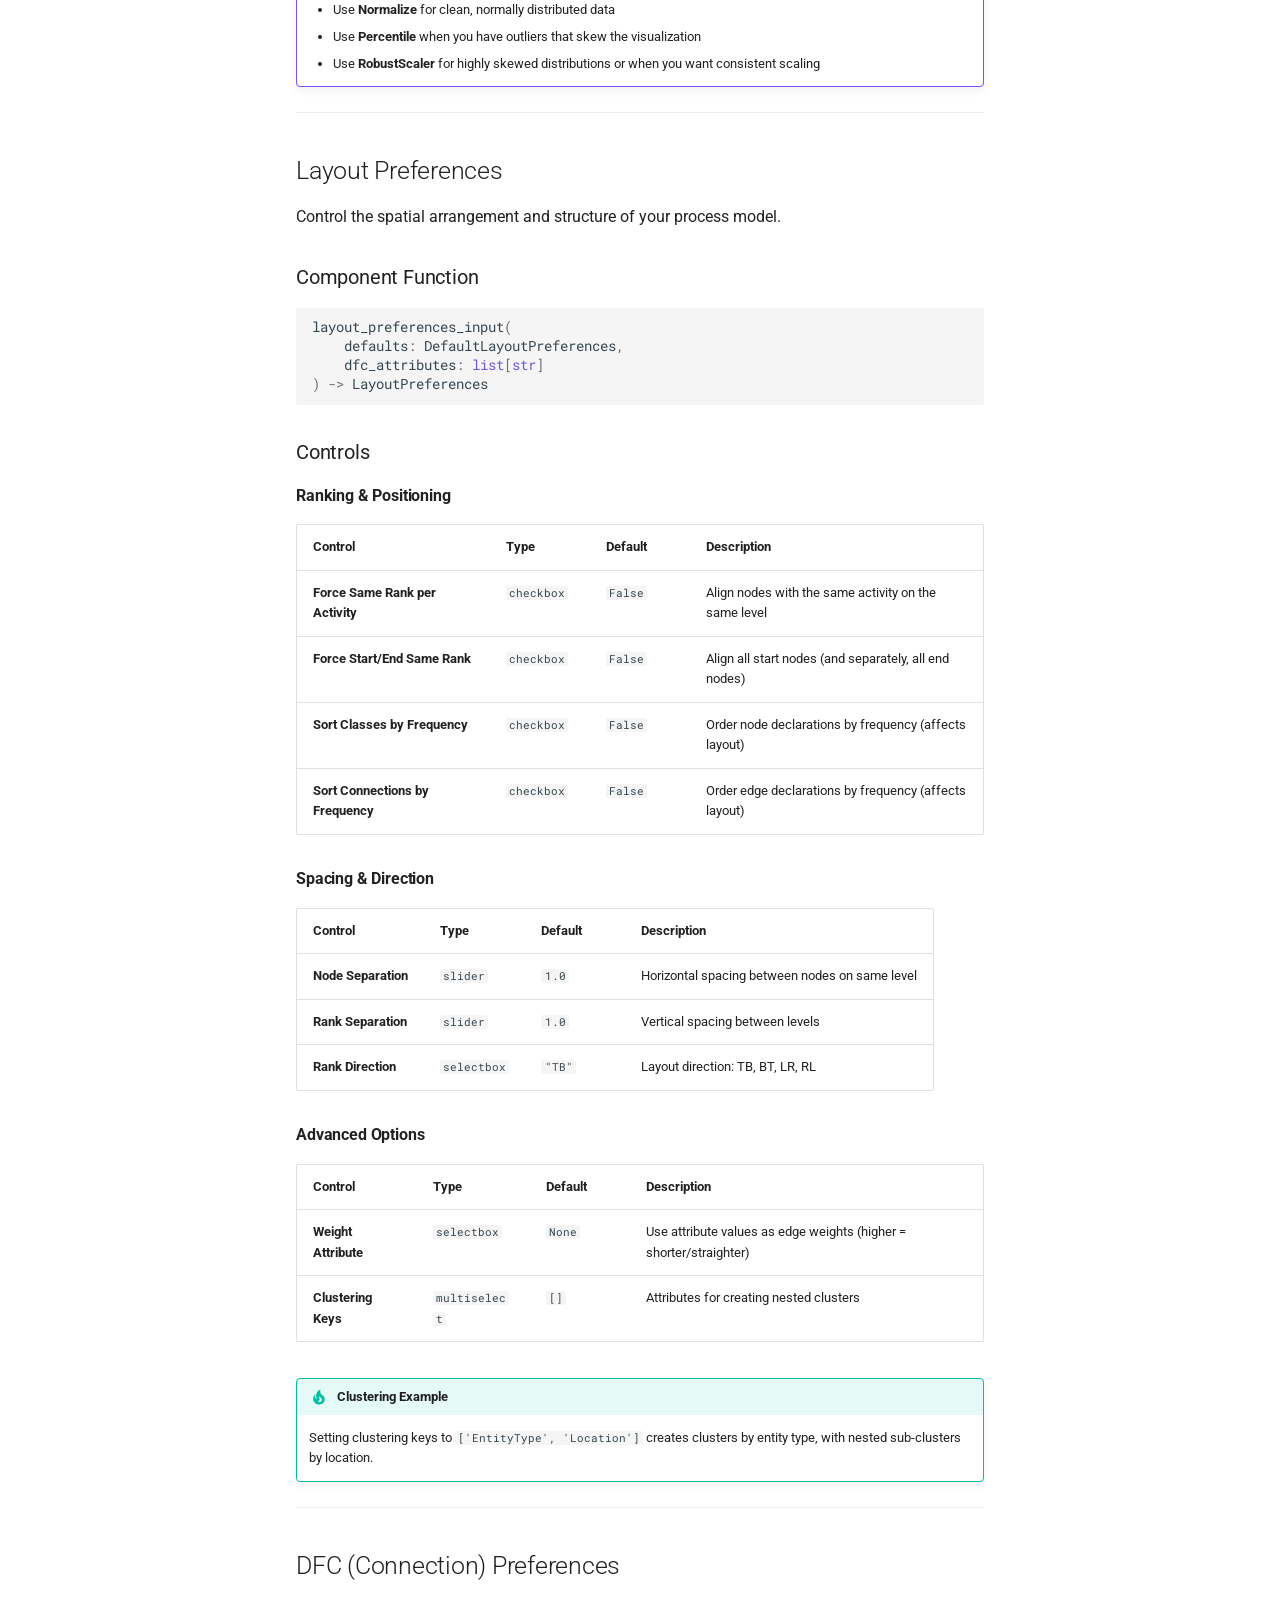
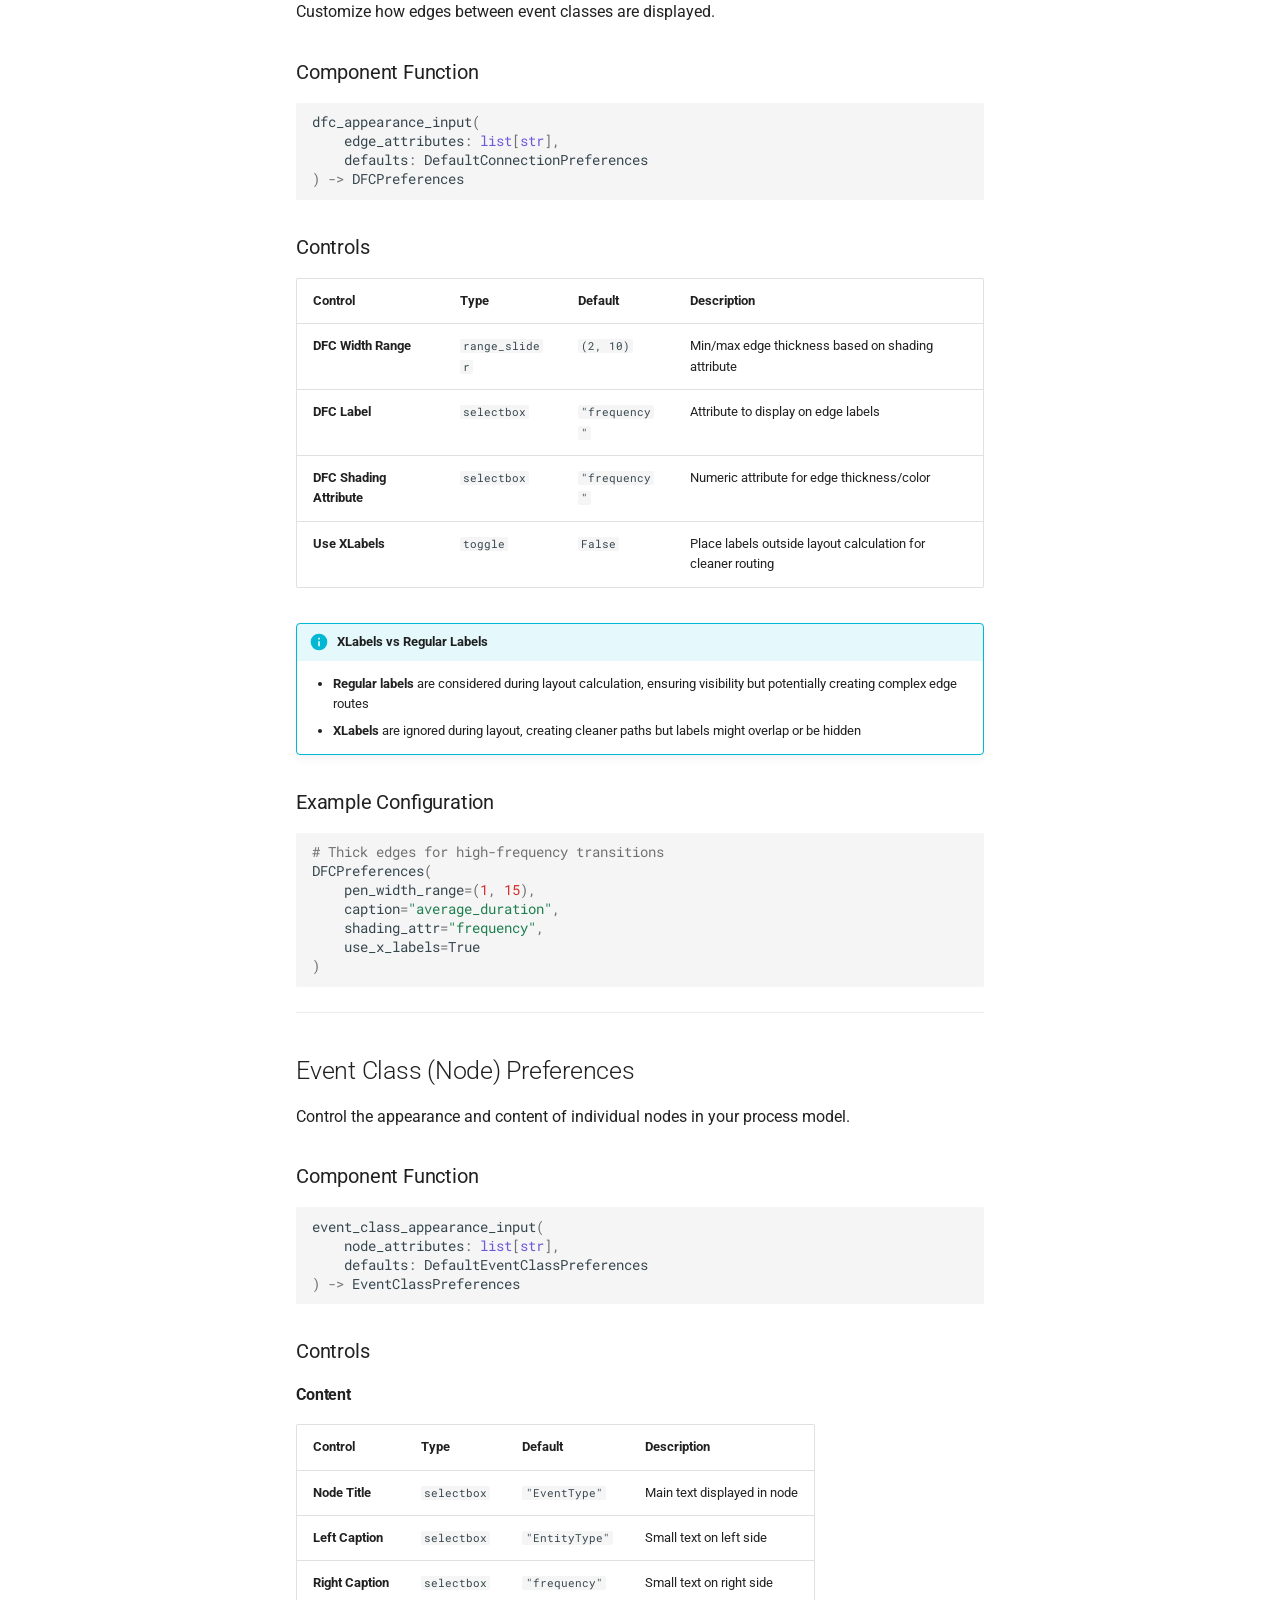
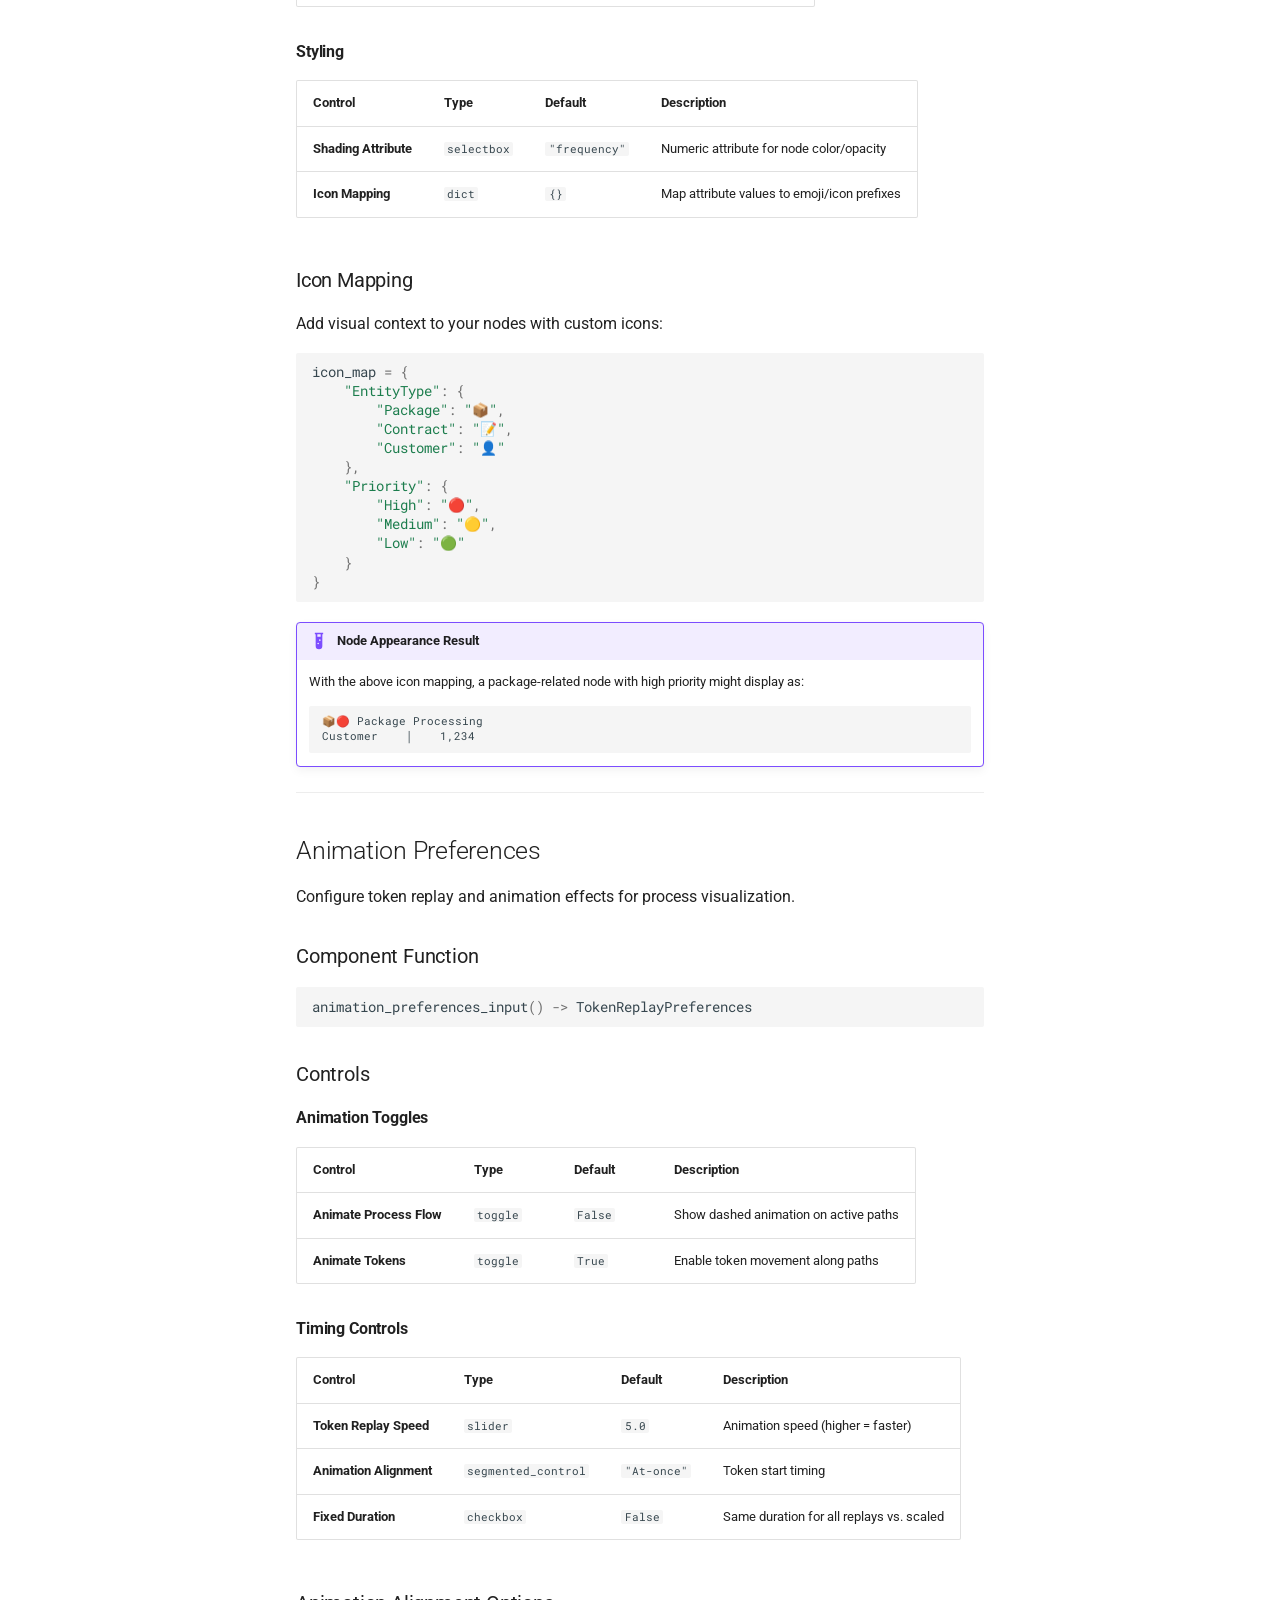
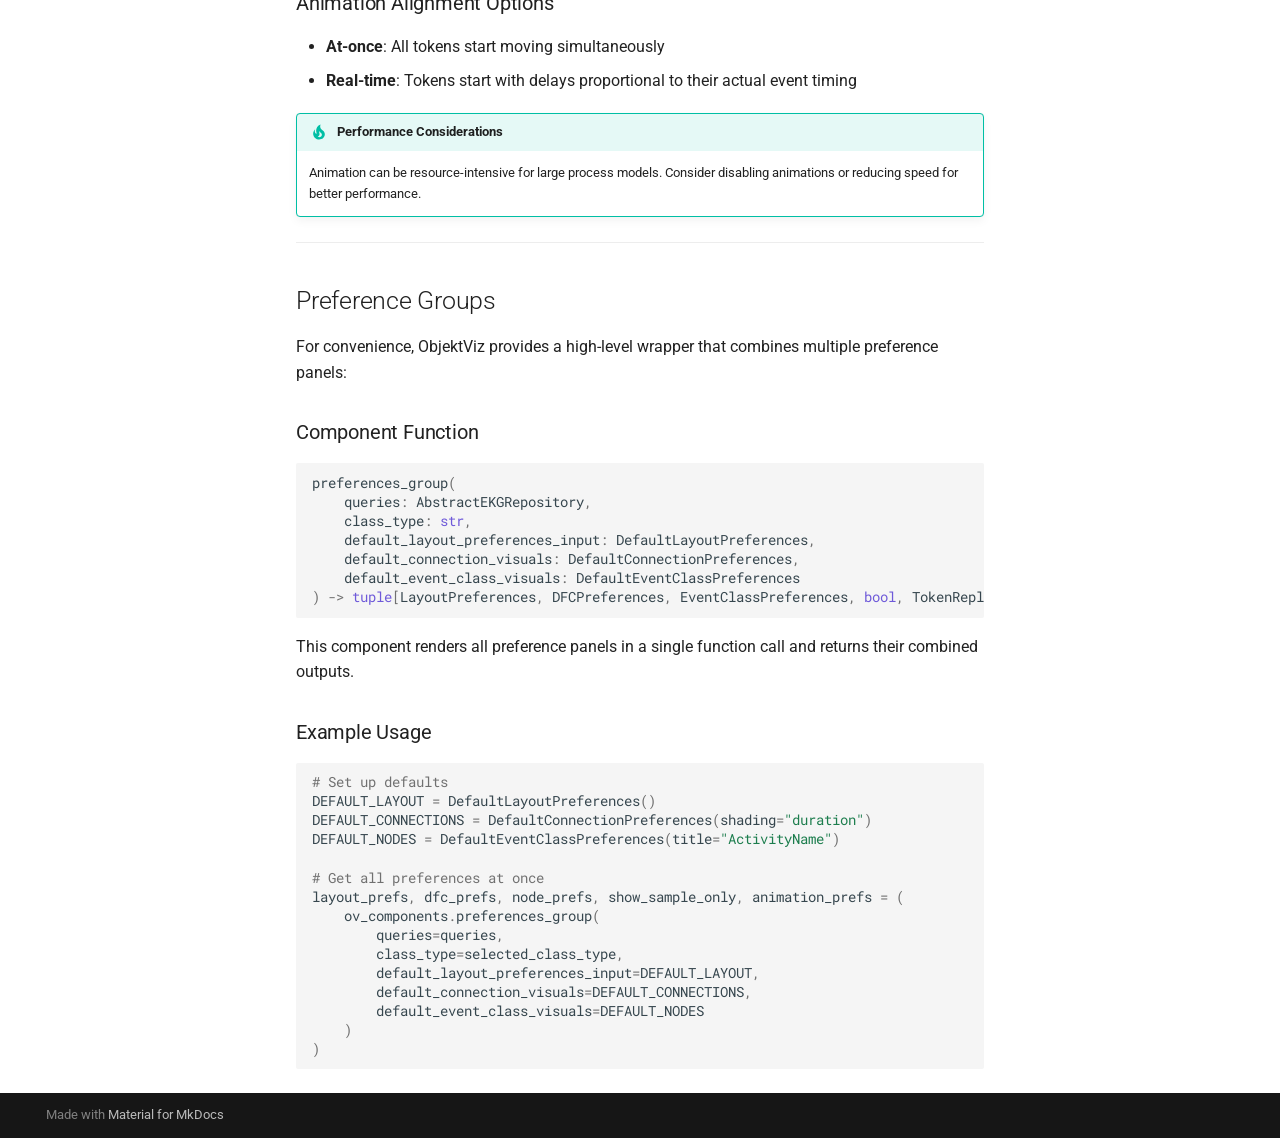
<file: streamlit-components/index.html>
<!doctype html>
<html lang="en" class="no-js">
  <head>
    
      <meta charset="utf-8">
      <meta name="viewport" content="width=device-width,initial-scale=1">
      
      
      
      
        <link rel="prev" href="../feature-spotlight/">
      
      
      
        
      
      
      <link rel="icon" href="../assets/images/favicon.png">
      <meta name="generator" content="mkdocs-1.6.1, mkdocs-material-9.7.1">
    
    
      
        <title>Streamlit Components - 📦 ObjektViz Documentation</title>
      
    
    
      <link rel="stylesheet" href="../assets/stylesheets/main.484c7ddc.min.css">
      
      


    
    
      
    
    
      
        
        
        <link rel="preconnect" href="https://fonts.gstatic.com" crossorigin>
        <link rel="stylesheet" href="https://fonts.googleapis.com/css?family=Roboto:300,300i,400,400i,700,700i%7CRoboto+Mono:400,400i,700,700i&display=fallback">
        <style>:root{--md-text-font:"Roboto";--md-code-font:"Roboto Mono"}</style>
      
    
    
    <script>__md_scope=new URL("..",location),__md_hash=e=>[...e].reduce(((e,_)=>(e<<5)-e+_.charCodeAt(0)),0),__md_get=(e,_=localStorage,t=__md_scope)=>JSON.parse(_.getItem(t.pathname+"."+e)),__md_set=(e,_,t=localStorage,a=__md_scope)=>{try{t.setItem(a.pathname+"."+e,JSON.stringify(_))}catch(e){}}</script>
    
      

    
    
  </head>
  
  
    <body dir="ltr">
  
    
    <input class="md-toggle" data-md-toggle="drawer" type="checkbox" id="__drawer" autocomplete="off">
    <input class="md-toggle" data-md-toggle="search" type="checkbox" id="__search" autocomplete="off">
    <label class="md-overlay" for="__drawer"></label>
    <div data-md-component="skip">
      
        
        <a href="#streamlit-components" class="md-skip">
          Skip to content
        </a>
      
    </div>
    <div data-md-component="announce">
      
    </div>
    
    
      

  

<header class="md-header md-header--shadow" data-md-component="header">
  <nav class="md-header__inner md-grid" aria-label="Header">
    <a href=".." title="📦 ObjektViz Documentation" class="md-header__button md-logo" aria-label="📦 ObjektViz Documentation" data-md-component="logo">
      
  
  <svg xmlns="http://www.w3.org/2000/svg" viewBox="0 0 24 24"><path d="M12 8a3 3 0 0 0 3-3 3 3 0 0 0-3-3 3 3 0 0 0-3 3 3 3 0 0 0 3 3m0 3.54C9.64 9.35 6.5 8 3 8v11c3.5 0 6.64 1.35 9 3.54 2.36-2.19 5.5-3.54 9-3.54V8c-3.5 0-6.64 1.35-9 3.54"/></svg>

    </a>
    <label class="md-header__button md-icon" for="__drawer">
      
      <svg xmlns="http://www.w3.org/2000/svg" viewBox="0 0 24 24"><path d="M3 6h18v2H3zm0 5h18v2H3zm0 5h18v2H3z"/></svg>
    </label>
    <div class="md-header__title" data-md-component="header-title">
      <div class="md-header__ellipsis">
        <div class="md-header__topic">
          <span class="md-ellipsis">
            📦 ObjektViz Documentation
          </span>
        </div>
        <div class="md-header__topic" data-md-component="header-topic">
          <span class="md-ellipsis">
            
              Streamlit Components
            
          </span>
        </div>
      </div>
    </div>
    
    
      <script>var palette=__md_get("__palette");if(palette&&palette.color){if("(prefers-color-scheme)"===palette.color.media){var media=matchMedia("(prefers-color-scheme: light)"),input=document.querySelector(media.matches?"[data-md-color-media='(prefers-color-scheme: light)']":"[data-md-color-media='(prefers-color-scheme: dark)']");palette.color.media=input.getAttribute("data-md-color-media"),palette.color.scheme=input.getAttribute("data-md-color-scheme"),palette.color.primary=input.getAttribute("data-md-color-primary"),palette.color.accent=input.getAttribute("data-md-color-accent")}for(var[key,value]of Object.entries(palette.color))document.body.setAttribute("data-md-color-"+key,value)}</script>
    
    
    
      
      
        <label class="md-header__button md-icon" for="__search">
          
          <svg xmlns="http://www.w3.org/2000/svg" viewBox="0 0 24 24"><path d="M9.5 3A6.5 6.5 0 0 1 16 9.5c0 1.61-.59 3.09-1.56 4.23l.27.27h.79l5 5-1.5 1.5-5-5v-.79l-.27-.27A6.52 6.52 0 0 1 9.5 16 6.5 6.5 0 0 1 3 9.5 6.5 6.5 0 0 1 9.5 3m0 2C7 5 5 7 5 9.5S7 14 9.5 14 14 12 14 9.5 12 5 9.5 5"/></svg>
        </label>
        <div class="md-search" data-md-component="search" role="dialog">
  <label class="md-search__overlay" for="__search"></label>
  <div class="md-search__inner" role="search">
    <form class="md-search__form" name="search">
      <input type="text" class="md-search__input" name="query" aria-label="Search" placeholder="Search" autocapitalize="off" autocorrect="off" autocomplete="off" spellcheck="false" data-md-component="search-query" required>
      <label class="md-search__icon md-icon" for="__search">
        
        <svg xmlns="http://www.w3.org/2000/svg" viewBox="0 0 24 24"><path d="M9.5 3A6.5 6.5 0 0 1 16 9.5c0 1.61-.59 3.09-1.56 4.23l.27.27h.79l5 5-1.5 1.5-5-5v-.79l-.27-.27A6.52 6.52 0 0 1 9.5 16 6.5 6.5 0 0 1 3 9.5 6.5 6.5 0 0 1 9.5 3m0 2C7 5 5 7 5 9.5S7 14 9.5 14 14 12 14 9.5 12 5 9.5 5"/></svg>
        
        <svg xmlns="http://www.w3.org/2000/svg" viewBox="0 0 24 24"><path d="M20 11v2H8l5.5 5.5-1.42 1.42L4.16 12l7.92-7.92L13.5 5.5 8 11z"/></svg>
      </label>
      <nav class="md-search__options" aria-label="Search">
        
        <button type="reset" class="md-search__icon md-icon" title="Clear" aria-label="Clear" tabindex="-1">
          
          <svg xmlns="http://www.w3.org/2000/svg" viewBox="0 0 24 24"><path d="M19 6.41 17.59 5 12 10.59 6.41 5 5 6.41 10.59 12 5 17.59 6.41 19 12 13.41 17.59 19 19 17.59 13.41 12z"/></svg>
        </button>
      </nav>
      
    </form>
    <div class="md-search__output">
      <div class="md-search__scrollwrap" tabindex="0" data-md-scrollfix>
        <div class="md-search-result" data-md-component="search-result">
          <div class="md-search-result__meta">
            Initializing search
          </div>
          <ol class="md-search-result__list" role="presentation"></ol>
        </div>
      </div>
    </div>
  </div>
</div>
      
    
    
  </nav>
  
</header>
    
    <div class="md-container" data-md-component="container">
      
      
        
          
        
      
      <main class="md-main" data-md-component="main">
        <div class="md-main__inner md-grid">
          
            
              
              <div class="md-sidebar md-sidebar--primary" data-md-component="sidebar" data-md-type="navigation" >
                <div class="md-sidebar__scrollwrap">
                  <div class="md-sidebar__inner">
                    



<nav class="md-nav md-nav--primary" aria-label="Navigation" data-md-level="0">
  <label class="md-nav__title" for="__drawer">
    <a href=".." title="📦 ObjektViz Documentation" class="md-nav__button md-logo" aria-label="📦 ObjektViz Documentation" data-md-component="logo">
      
  
  <svg xmlns="http://www.w3.org/2000/svg" viewBox="0 0 24 24"><path d="M12 8a3 3 0 0 0 3-3 3 3 0 0 0-3-3 3 3 0 0 0-3 3 3 3 0 0 0 3 3m0 3.54C9.64 9.35 6.5 8 3 8v11c3.5 0 6.64 1.35 9 3.54 2.36-2.19 5.5-3.54 9-3.54V8c-3.5 0-6.64 1.35-9 3.54"/></svg>

    </a>
    📦 ObjektViz Documentation
  </label>
  
  <ul class="md-nav__list" data-md-scrollfix>
    
      
      
  
  
  
  
    <li class="md-nav__item">
      <a href=".." class="md-nav__link">
        
  
  
  <span class="md-ellipsis">
    
  
    Getting Started
  

    
  </span>
  
  

      </a>
    </li>
  

    
      
      
  
  
  
  
    <li class="md-nav__item">
      <a href="../backend-concepts/" class="md-nav__link">
        
  
  
  <span class="md-ellipsis">
    
  
    Backend Concepts
  

    
  </span>
  
  

      </a>
    </li>
  

    
      
      
  
  
  
  
    <li class="md-nav__item">
      <a href="../feature-spotlight/" class="md-nav__link">
        
  
  
  <span class="md-ellipsis">
    
  
    Feature spotlight
  

    
  </span>
  
  

      </a>
    </li>
  

    
      
      
  
  
    
  
  
  
    <li class="md-nav__item md-nav__item--active">
      
      <input class="md-nav__toggle md-toggle" type="checkbox" id="__toc">
      
      
        
      
      
        <label class="md-nav__link md-nav__link--active" for="__toc">
          
  
  
  <span class="md-ellipsis">
    
  
    Streamlit Components
  

    
  </span>
  
  

          <span class="md-nav__icon md-icon"></span>
        </label>
      
      <a href="./" class="md-nav__link md-nav__link--active">
        
  
  
  <span class="md-ellipsis">
    
  
    Streamlit Components
  

    
  </span>
  
  

      </a>
      
        

<nav class="md-nav md-nav--secondary" aria-label="Table of contents">
  
  
  
    
  
  
    <label class="md-nav__title" for="__toc">
      <span class="md-nav__icon md-icon"></span>
      Table of contents
    </label>
    <ul class="md-nav__list" data-md-component="toc" data-md-scrollfix>
      
        <li class="md-nav__item">
  <a href="#overview" class="md-nav__link">
    <span class="md-ellipsis">
      
        Overview
      
    </span>
  </a>
  
</li>
      
        <li class="md-nav__item">
  <a href="#general-preferences" class="md-nav__link">
    <span class="md-ellipsis">
      
        General Preferences
      
    </span>
  </a>
  
    <nav class="md-nav" aria-label="General Preferences">
      <ul class="md-nav__list">
        
          <li class="md-nav__item">
  <a href="#component-function" class="md-nav__link">
    <span class="md-ellipsis">
      
        Component Function
      
    </span>
  </a>
  
</li>
        
          <li class="md-nav__item">
  <a href="#controls" class="md-nav__link">
    <span class="md-ellipsis">
      
        Controls
      
    </span>
  </a>
  
</li>
        
          <li class="md-nav__item">
  <a href="#shader-types" class="md-nav__link">
    <span class="md-ellipsis">
      
        Shader Types
      
    </span>
  </a>
  
</li>
        
      </ul>
    </nav>
  
</li>
      
        <li class="md-nav__item">
  <a href="#layout-preferences" class="md-nav__link">
    <span class="md-ellipsis">
      
        Layout Preferences
      
    </span>
  </a>
  
    <nav class="md-nav" aria-label="Layout Preferences">
      <ul class="md-nav__list">
        
          <li class="md-nav__item">
  <a href="#component-function_1" class="md-nav__link">
    <span class="md-ellipsis">
      
        Component Function
      
    </span>
  </a>
  
</li>
        
          <li class="md-nav__item">
  <a href="#controls_1" class="md-nav__link">
    <span class="md-ellipsis">
      
        Controls
      
    </span>
  </a>
  
    <nav class="md-nav" aria-label="Controls">
      <ul class="md-nav__list">
        
          <li class="md-nav__item">
  <a href="#ranking-positioning" class="md-nav__link">
    <span class="md-ellipsis">
      
        Ranking &amp; Positioning
      
    </span>
  </a>
  
</li>
        
          <li class="md-nav__item">
  <a href="#spacing-direction" class="md-nav__link">
    <span class="md-ellipsis">
      
        Spacing &amp; Direction
      
    </span>
  </a>
  
</li>
        
          <li class="md-nav__item">
  <a href="#advanced-options" class="md-nav__link">
    <span class="md-ellipsis">
      
        Advanced Options
      
    </span>
  </a>
  
</li>
        
      </ul>
    </nav>
  
</li>
        
      </ul>
    </nav>
  
</li>
      
        <li class="md-nav__item">
  <a href="#dfc-connection-preferences" class="md-nav__link">
    <span class="md-ellipsis">
      
        DFC (Connection) Preferences
      
    </span>
  </a>
  
    <nav class="md-nav" aria-label="DFC (Connection) Preferences">
      <ul class="md-nav__list">
        
          <li class="md-nav__item">
  <a href="#component-function_2" class="md-nav__link">
    <span class="md-ellipsis">
      
        Component Function
      
    </span>
  </a>
  
</li>
        
          <li class="md-nav__item">
  <a href="#controls_2" class="md-nav__link">
    <span class="md-ellipsis">
      
        Controls
      
    </span>
  </a>
  
</li>
        
          <li class="md-nav__item">
  <a href="#example-configuration" class="md-nav__link">
    <span class="md-ellipsis">
      
        Example Configuration
      
    </span>
  </a>
  
</li>
        
      </ul>
    </nav>
  
</li>
      
        <li class="md-nav__item">
  <a href="#event-class-node-preferences" class="md-nav__link">
    <span class="md-ellipsis">
      
        Event Class (Node) Preferences
      
    </span>
  </a>
  
    <nav class="md-nav" aria-label="Event Class (Node) Preferences">
      <ul class="md-nav__list">
        
          <li class="md-nav__item">
  <a href="#component-function_3" class="md-nav__link">
    <span class="md-ellipsis">
      
        Component Function
      
    </span>
  </a>
  
</li>
        
          <li class="md-nav__item">
  <a href="#controls_3" class="md-nav__link">
    <span class="md-ellipsis">
      
        Controls
      
    </span>
  </a>
  
    <nav class="md-nav" aria-label="Controls">
      <ul class="md-nav__list">
        
          <li class="md-nav__item">
  <a href="#content" class="md-nav__link">
    <span class="md-ellipsis">
      
        Content
      
    </span>
  </a>
  
</li>
        
          <li class="md-nav__item">
  <a href="#styling" class="md-nav__link">
    <span class="md-ellipsis">
      
        Styling
      
    </span>
  </a>
  
</li>
        
      </ul>
    </nav>
  
</li>
        
          <li class="md-nav__item">
  <a href="#icon-mapping" class="md-nav__link">
    <span class="md-ellipsis">
      
        Icon Mapping
      
    </span>
  </a>
  
</li>
        
      </ul>
    </nav>
  
</li>
      
        <li class="md-nav__item">
  <a href="#animation-preferences" class="md-nav__link">
    <span class="md-ellipsis">
      
        Animation Preferences
      
    </span>
  </a>
  
    <nav class="md-nav" aria-label="Animation Preferences">
      <ul class="md-nav__list">
        
          <li class="md-nav__item">
  <a href="#component-function_4" class="md-nav__link">
    <span class="md-ellipsis">
      
        Component Function
      
    </span>
  </a>
  
</li>
        
          <li class="md-nav__item">
  <a href="#controls_4" class="md-nav__link">
    <span class="md-ellipsis">
      
        Controls
      
    </span>
  </a>
  
    <nav class="md-nav" aria-label="Controls">
      <ul class="md-nav__list">
        
          <li class="md-nav__item">
  <a href="#animation-toggles" class="md-nav__link">
    <span class="md-ellipsis">
      
        Animation Toggles
      
    </span>
  </a>
  
</li>
        
          <li class="md-nav__item">
  <a href="#timing-controls" class="md-nav__link">
    <span class="md-ellipsis">
      
        Timing Controls
      
    </span>
  </a>
  
</li>
        
      </ul>
    </nav>
  
</li>
        
          <li class="md-nav__item">
  <a href="#animation-alignment-options" class="md-nav__link">
    <span class="md-ellipsis">
      
        Animation Alignment Options
      
    </span>
  </a>
  
</li>
        
      </ul>
    </nav>
  
</li>
      
        <li class="md-nav__item">
  <a href="#preference-groups" class="md-nav__link">
    <span class="md-ellipsis">
      
        Preference Groups
      
    </span>
  </a>
  
    <nav class="md-nav" aria-label="Preference Groups">
      <ul class="md-nav__list">
        
          <li class="md-nav__item">
  <a href="#component-function_5" class="md-nav__link">
    <span class="md-ellipsis">
      
        Component Function
      
    </span>
  </a>
  
</li>
        
          <li class="md-nav__item">
  <a href="#example-usage" class="md-nav__link">
    <span class="md-ellipsis">
      
        Example Usage
      
    </span>
  </a>
  
</li>
        
      </ul>
    </nav>
  
</li>
      
    </ul>
  
</nav>
      
    </li>
  

    
  </ul>
</nav>
                  </div>
                </div>
              </div>
            
            
              
              <div class="md-sidebar md-sidebar--secondary" data-md-component="sidebar" data-md-type="toc" >
                <div class="md-sidebar__scrollwrap">
                  <div class="md-sidebar__inner">
                    

<nav class="md-nav md-nav--secondary" aria-label="Table of contents">
  
  
  
    
  
  
    <label class="md-nav__title" for="__toc">
      <span class="md-nav__icon md-icon"></span>
      Table of contents
    </label>
    <ul class="md-nav__list" data-md-component="toc" data-md-scrollfix>
      
        <li class="md-nav__item">
  <a href="#overview" class="md-nav__link">
    <span class="md-ellipsis">
      
        Overview
      
    </span>
  </a>
  
</li>
      
        <li class="md-nav__item">
  <a href="#general-preferences" class="md-nav__link">
    <span class="md-ellipsis">
      
        General Preferences
      
    </span>
  </a>
  
    <nav class="md-nav" aria-label="General Preferences">
      <ul class="md-nav__list">
        
          <li class="md-nav__item">
  <a href="#component-function" class="md-nav__link">
    <span class="md-ellipsis">
      
        Component Function
      
    </span>
  </a>
  
</li>
        
          <li class="md-nav__item">
  <a href="#controls" class="md-nav__link">
    <span class="md-ellipsis">
      
        Controls
      
    </span>
  </a>
  
</li>
        
          <li class="md-nav__item">
  <a href="#shader-types" class="md-nav__link">
    <span class="md-ellipsis">
      
        Shader Types
      
    </span>
  </a>
  
</li>
        
      </ul>
    </nav>
  
</li>
      
        <li class="md-nav__item">
  <a href="#layout-preferences" class="md-nav__link">
    <span class="md-ellipsis">
      
        Layout Preferences
      
    </span>
  </a>
  
    <nav class="md-nav" aria-label="Layout Preferences">
      <ul class="md-nav__list">
        
          <li class="md-nav__item">
  <a href="#component-function_1" class="md-nav__link">
    <span class="md-ellipsis">
      
        Component Function
      
    </span>
  </a>
  
</li>
        
          <li class="md-nav__item">
  <a href="#controls_1" class="md-nav__link">
    <span class="md-ellipsis">
      
        Controls
      
    </span>
  </a>
  
    <nav class="md-nav" aria-label="Controls">
      <ul class="md-nav__list">
        
          <li class="md-nav__item">
  <a href="#ranking-positioning" class="md-nav__link">
    <span class="md-ellipsis">
      
        Ranking &amp; Positioning
      
    </span>
  </a>
  
</li>
        
          <li class="md-nav__item">
  <a href="#spacing-direction" class="md-nav__link">
    <span class="md-ellipsis">
      
        Spacing &amp; Direction
      
    </span>
  </a>
  
</li>
        
          <li class="md-nav__item">
  <a href="#advanced-options" class="md-nav__link">
    <span class="md-ellipsis">
      
        Advanced Options
      
    </span>
  </a>
  
</li>
        
      </ul>
    </nav>
  
</li>
        
      </ul>
    </nav>
  
</li>
      
        <li class="md-nav__item">
  <a href="#dfc-connection-preferences" class="md-nav__link">
    <span class="md-ellipsis">
      
        DFC (Connection) Preferences
      
    </span>
  </a>
  
    <nav class="md-nav" aria-label="DFC (Connection) Preferences">
      <ul class="md-nav__list">
        
          <li class="md-nav__item">
  <a href="#component-function_2" class="md-nav__link">
    <span class="md-ellipsis">
      
        Component Function
      
    </span>
  </a>
  
</li>
        
          <li class="md-nav__item">
  <a href="#controls_2" class="md-nav__link">
    <span class="md-ellipsis">
      
        Controls
      
    </span>
  </a>
  
</li>
        
          <li class="md-nav__item">
  <a href="#example-configuration" class="md-nav__link">
    <span class="md-ellipsis">
      
        Example Configuration
      
    </span>
  </a>
  
</li>
        
      </ul>
    </nav>
  
</li>
      
        <li class="md-nav__item">
  <a href="#event-class-node-preferences" class="md-nav__link">
    <span class="md-ellipsis">
      
        Event Class (Node) Preferences
      
    </span>
  </a>
  
    <nav class="md-nav" aria-label="Event Class (Node) Preferences">
      <ul class="md-nav__list">
        
          <li class="md-nav__item">
  <a href="#component-function_3" class="md-nav__link">
    <span class="md-ellipsis">
      
        Component Function
      
    </span>
  </a>
  
</li>
        
          <li class="md-nav__item">
  <a href="#controls_3" class="md-nav__link">
    <span class="md-ellipsis">
      
        Controls
      
    </span>
  </a>
  
    <nav class="md-nav" aria-label="Controls">
      <ul class="md-nav__list">
        
          <li class="md-nav__item">
  <a href="#content" class="md-nav__link">
    <span class="md-ellipsis">
      
        Content
      
    </span>
  </a>
  
</li>
        
          <li class="md-nav__item">
  <a href="#styling" class="md-nav__link">
    <span class="md-ellipsis">
      
        Styling
      
    </span>
  </a>
  
</li>
        
      </ul>
    </nav>
  
</li>
        
          <li class="md-nav__item">
  <a href="#icon-mapping" class="md-nav__link">
    <span class="md-ellipsis">
      
        Icon Mapping
      
    </span>
  </a>
  
</li>
        
      </ul>
    </nav>
  
</li>
      
        <li class="md-nav__item">
  <a href="#animation-preferences" class="md-nav__link">
    <span class="md-ellipsis">
      
        Animation Preferences
      
    </span>
  </a>
  
    <nav class="md-nav" aria-label="Animation Preferences">
      <ul class="md-nav__list">
        
          <li class="md-nav__item">
  <a href="#component-function_4" class="md-nav__link">
    <span class="md-ellipsis">
      
        Component Function
      
    </span>
  </a>
  
</li>
        
          <li class="md-nav__item">
  <a href="#controls_4" class="md-nav__link">
    <span class="md-ellipsis">
      
        Controls
      
    </span>
  </a>
  
    <nav class="md-nav" aria-label="Controls">
      <ul class="md-nav__list">
        
          <li class="md-nav__item">
  <a href="#animation-toggles" class="md-nav__link">
    <span class="md-ellipsis">
      
        Animation Toggles
      
    </span>
  </a>
  
</li>
        
          <li class="md-nav__item">
  <a href="#timing-controls" class="md-nav__link">
    <span class="md-ellipsis">
      
        Timing Controls
      
    </span>
  </a>
  
</li>
        
      </ul>
    </nav>
  
</li>
        
          <li class="md-nav__item">
  <a href="#animation-alignment-options" class="md-nav__link">
    <span class="md-ellipsis">
      
        Animation Alignment Options
      
    </span>
  </a>
  
</li>
        
      </ul>
    </nav>
  
</li>
      
        <li class="md-nav__item">
  <a href="#preference-groups" class="md-nav__link">
    <span class="md-ellipsis">
      
        Preference Groups
      
    </span>
  </a>
  
    <nav class="md-nav" aria-label="Preference Groups">
      <ul class="md-nav__list">
        
          <li class="md-nav__item">
  <a href="#component-function_5" class="md-nav__link">
    <span class="md-ellipsis">
      
        Component Function
      
    </span>
  </a>
  
</li>
        
          <li class="md-nav__item">
  <a href="#example-usage" class="md-nav__link">
    <span class="md-ellipsis">
      
        Example Usage
      
    </span>
  </a>
  
</li>
        
      </ul>
    </nav>
  
</li>
      
    </ul>
  
</nav>
                  </div>
                </div>
              </div>
            
          
          
            <div class="md-content" data-md-component="content">
              
              <article class="md-content__inner md-typeset">
                
                  



<h1 id="streamlit-components">Streamlit Components</h1>
<p>ObjektViz provides interactive control components that let you customize your process model visualizations through an intuitive dashboard interface.</p>
<h2 id="overview">Overview</h2>
<p>Control components follow a simple data flow pattern:</p>
<p><strong>Default Values</strong> → <strong>UI Controls</strong> → <strong>Preferences</strong> → <strong>Backend Config</strong> → <strong>Visualization</strong></p>
<ol>
<li><strong>Default Values</strong>: Set initial states for your dashboard controls</li>
<li><strong>UI Controls</strong>: Interactive Streamlit components (sliders, dropdowns, toggles)</li>
<li><strong>Preferences</strong>: Structured data classes containing user selections</li>
<li><strong>Backend Config</strong>: Configuration object that drives graph generation</li>
<li><strong>Visualization</strong>: The final rendered process model</li>
</ol>
<div class="admonition tip">
<p class="admonition-title">Quick Start</p>
<p>Most users will start by modifying default values in the example dashboards. For advanced customization, you can create custom control components.</p>
</div>
<hr />
<h2 id="general-preferences">General Preferences</h2>
<p>Configure high-level visualization settings that affect the entire process model.</p>
<h3 id="component-function">Component Function</h3>
<div class="language-python highlight"><pre><span></span><code><span id="__span-0-1"><a id="__codelineno-0-1" name="__codelineno-0-1" href="#__codelineno-0-1"></a><span class="n">general_preferences</span><span class="p">(</span><span class="n">proclet_types</span><span class="p">:</span> <span class="nb">list</span><span class="p">[</span><span class="nb">str</span><span class="p">])</span> <span class="o">-&gt;</span> <span class="nb">tuple</span><span class="p">[</span><span class="nb">str</span><span class="p">,</span> <span class="nb">bool</span><span class="p">,</span> <span class="nb">bool</span><span class="p">,</span> <span class="nb">bool</span><span class="p">,</span> <span class="n">Callable</span><span class="p">]</span>
</span></code></pre></div>
<h3 id="controls">Controls</h3>
<table>
<thead>
<tr>
<th>Control</th>
<th>Type</th>
<th>Description</th>
</tr>
</thead>
<tbody>
<tr>
<td><strong>Proclet Class Type</strong></td>
<td><code>selectbox</code></td>
<td>Choose which process model type to visualize</td>
</tr>
<tr>
<td><strong>Show Start/End Nodes</strong></td>
<td><code>checkbox</code></td>
<td>Include process start and end nodes in visualization</td>
</tr>
<tr>
<td><strong>Start/End Per Cluster</strong></td>
<td><code>checkbox</code></td>
<td>Create separate start/end nodes for each cluster vs. shared nodes</td>
</tr>
<tr>
<td><strong>Enable Path Effects</strong></td>
<td><code>checkbox</code></td>
<td>Highlight paths when hovering over nodes and edges</td>
</tr>
<tr>
<td><strong>Shader Type</strong></td>
<td><code>selectbox</code></td>
<td>Algorithm for mapping attribute values to visual properties</td>
</tr>
</tbody>
</table>
<h3 id="shader-types">Shader Types</h3>
<p>Shaders control how attribute values are mapped to colors and edge thickness:</p>
<ul>
<li><strong>Normalize</strong>: Uses min/max values as bounds (good for normal distributions)</li>
<li><strong>Percentile</strong>: Uses specified percentile range as bounds (handles outliers well)  </li>
<li><strong>RobustScaler</strong>: Uses robust statistical measures (best for skewed data)</li>
</ul>
<div class="admonition example">
<p class="admonition-title">When to Use Each Shader</p>
<ul>
<li>Use <strong>Normalize</strong> for clean, normally distributed data</li>
<li>Use <strong>Percentile</strong> when you have outliers that skew the visualization</li>
<li>Use <strong>RobustScaler</strong> for highly skewed distributions or when you want consistent scaling</li>
</ul>
</div>
<hr />
<h2 id="layout-preferences">Layout Preferences</h2>
<p>Control the spatial arrangement and structure of your process model.</p>
<h3 id="component-function_1">Component Function</h3>
<div class="language-python highlight"><pre><span></span><code><span id="__span-1-1"><a id="__codelineno-1-1" name="__codelineno-1-1" href="#__codelineno-1-1"></a><span class="n">layout_preferences_input</span><span class="p">(</span>
</span><span id="__span-1-2"><a id="__codelineno-1-2" name="__codelineno-1-2" href="#__codelineno-1-2"></a>    <span class="n">defaults</span><span class="p">:</span> <span class="n">DefaultLayoutPreferences</span><span class="p">,</span>
</span><span id="__span-1-3"><a id="__codelineno-1-3" name="__codelineno-1-3" href="#__codelineno-1-3"></a>    <span class="n">dfc_attributes</span><span class="p">:</span> <span class="nb">list</span><span class="p">[</span><span class="nb">str</span><span class="p">]</span>
</span><span id="__span-1-4"><a id="__codelineno-1-4" name="__codelineno-1-4" href="#__codelineno-1-4"></a><span class="p">)</span> <span class="o">-&gt;</span> <span class="n">LayoutPreferences</span>
</span></code></pre></div>
<h3 id="controls_1">Controls</h3>
<h4 id="ranking-positioning">Ranking &amp; Positioning</h4>
<table>
<thead>
<tr>
<th>Control</th>
<th>Type</th>
<th>Default</th>
<th>Description</th>
</tr>
</thead>
<tbody>
<tr>
<td><strong>Force Same Rank per Activity</strong></td>
<td><code>checkbox</code></td>
<td><code>False</code></td>
<td>Align nodes with the same activity on the same level</td>
</tr>
<tr>
<td><strong>Force Start/End Same Rank</strong></td>
<td><code>checkbox</code></td>
<td><code>False</code></td>
<td>Align all start nodes (and separately, all end nodes)</td>
</tr>
<tr>
<td><strong>Sort Classes by Frequency</strong></td>
<td><code>checkbox</code></td>
<td><code>False</code></td>
<td>Order node declarations by frequency (affects layout)</td>
</tr>
<tr>
<td><strong>Sort Connections by Frequency</strong></td>
<td><code>checkbox</code></td>
<td><code>False</code></td>
<td>Order edge declarations by frequency (affects layout)</td>
</tr>
</tbody>
</table>
<h4 id="spacing-direction">Spacing &amp; Direction</h4>
<table>
<thead>
<tr>
<th>Control</th>
<th>Type</th>
<th>Default</th>
<th>Description</th>
</tr>
</thead>
<tbody>
<tr>
<td><strong>Node Separation</strong></td>
<td><code>slider</code></td>
<td><code>1.0</code></td>
<td>Horizontal spacing between nodes on same level</td>
</tr>
<tr>
<td><strong>Rank Separation</strong></td>
<td><code>slider</code></td>
<td><code>1.0</code></td>
<td>Vertical spacing between levels</td>
</tr>
<tr>
<td><strong>Rank Direction</strong></td>
<td><code>selectbox</code></td>
<td><code>"TB"</code></td>
<td>Layout direction: TB, BT, LR, RL</td>
</tr>
</tbody>
</table>
<h4 id="advanced-options">Advanced Options</h4>
<table>
<thead>
<tr>
<th>Control</th>
<th>Type</th>
<th>Default</th>
<th>Description</th>
</tr>
</thead>
<tbody>
<tr>
<td><strong>Weight Attribute</strong></td>
<td><code>selectbox</code></td>
<td><code>None</code></td>
<td>Use attribute values as edge weights (higher = shorter/straighter)</td>
</tr>
<tr>
<td><strong>Clustering Keys</strong></td>
<td><code>multiselect</code></td>
<td><code>[]</code></td>
<td>Attributes for creating nested clusters</td>
</tr>
</tbody>
</table>
<div class="admonition tip">
<p class="admonition-title">Clustering Example</p>
<p>Setting clustering keys to <code>['EntityType', 'Location']</code> creates clusters by entity type, with nested sub-clusters by location.</p>
</div>
<hr />
<h2 id="dfc-connection-preferences">DFC (Connection) Preferences</h2>
<p>Customize how edges between event classes are displayed.</p>
<h3 id="component-function_2">Component Function</h3>
<div class="language-python highlight"><pre><span></span><code><span id="__span-2-1"><a id="__codelineno-2-1" name="__codelineno-2-1" href="#__codelineno-2-1"></a><span class="n">dfc_appearance_input</span><span class="p">(</span>
</span><span id="__span-2-2"><a id="__codelineno-2-2" name="__codelineno-2-2" href="#__codelineno-2-2"></a>    <span class="n">edge_attributes</span><span class="p">:</span> <span class="nb">list</span><span class="p">[</span><span class="nb">str</span><span class="p">],</span>
</span><span id="__span-2-3"><a id="__codelineno-2-3" name="__codelineno-2-3" href="#__codelineno-2-3"></a>    <span class="n">defaults</span><span class="p">:</span> <span class="n">DefaultConnectionPreferences</span>  
</span><span id="__span-2-4"><a id="__codelineno-2-4" name="__codelineno-2-4" href="#__codelineno-2-4"></a><span class="p">)</span> <span class="o">-&gt;</span> <span class="n">DFCPreferences</span>
</span></code></pre></div>
<h3 id="controls_2">Controls</h3>
<table>
<thead>
<tr>
<th>Control</th>
<th>Type</th>
<th>Default</th>
<th>Description</th>
</tr>
</thead>
<tbody>
<tr>
<td><strong>DFC Width Range</strong></td>
<td><code>range_slider</code></td>
<td><code>(2, 10)</code></td>
<td>Min/max edge thickness based on shading attribute</td>
</tr>
<tr>
<td><strong>DFC Label</strong></td>
<td><code>selectbox</code></td>
<td><code>"frequency"</code></td>
<td>Attribute to display on edge labels</td>
</tr>
<tr>
<td><strong>DFC Shading Attribute</strong></td>
<td><code>selectbox</code></td>
<td><code>"frequency"</code></td>
<td>Numeric attribute for edge thickness/color</td>
</tr>
<tr>
<td><strong>Use XLabels</strong></td>
<td><code>toggle</code></td>
<td><code>False</code></td>
<td>Place labels outside layout calculation for cleaner routing</td>
</tr>
</tbody>
</table>
<div class="admonition info">
<p class="admonition-title">XLabels vs Regular Labels</p>
<ul>
<li><strong>Regular labels</strong> are considered during layout calculation, ensuring visibility but potentially creating complex edge routes</li>
<li><strong>XLabels</strong> are ignored during layout, creating cleaner paths but labels might overlap or be hidden</li>
</ul>
</div>
<h3 id="example-configuration">Example Configuration</h3>
<div class="language-python highlight"><pre><span></span><code><span id="__span-3-1"><a id="__codelineno-3-1" name="__codelineno-3-1" href="#__codelineno-3-1"></a><span class="c1"># Thick edges for high-frequency transitions</span>
</span><span id="__span-3-2"><a id="__codelineno-3-2" name="__codelineno-3-2" href="#__codelineno-3-2"></a><span class="n">DFCPreferences</span><span class="p">(</span>
</span><span id="__span-3-3"><a id="__codelineno-3-3" name="__codelineno-3-3" href="#__codelineno-3-3"></a>    <span class="n">pen_width_range</span><span class="o">=</span><span class="p">(</span><span class="mi">1</span><span class="p">,</span> <span class="mi">15</span><span class="p">),</span>
</span><span id="__span-3-4"><a id="__codelineno-3-4" name="__codelineno-3-4" href="#__codelineno-3-4"></a>    <span class="n">caption</span><span class="o">=</span><span class="s2">&quot;average_duration&quot;</span><span class="p">,</span> 
</span><span id="__span-3-5"><a id="__codelineno-3-5" name="__codelineno-3-5" href="#__codelineno-3-5"></a>    <span class="n">shading_attr</span><span class="o">=</span><span class="s2">&quot;frequency&quot;</span><span class="p">,</span>
</span><span id="__span-3-6"><a id="__codelineno-3-6" name="__codelineno-3-6" href="#__codelineno-3-6"></a>    <span class="n">use_x_labels</span><span class="o">=</span><span class="kc">True</span>
</span><span id="__span-3-7"><a id="__codelineno-3-7" name="__codelineno-3-7" href="#__codelineno-3-7"></a><span class="p">)</span>
</span></code></pre></div>
<hr />
<h2 id="event-class-node-preferences">Event Class (Node) Preferences</h2>
<p>Control the appearance and content of individual nodes in your process model.</p>
<h3 id="component-function_3">Component Function</h3>
<div class="language-python highlight"><pre><span></span><code><span id="__span-4-1"><a id="__codelineno-4-1" name="__codelineno-4-1" href="#__codelineno-4-1"></a><span class="n">event_class_appearance_input</span><span class="p">(</span>
</span><span id="__span-4-2"><a id="__codelineno-4-2" name="__codelineno-4-2" href="#__codelineno-4-2"></a>    <span class="n">node_attributes</span><span class="p">:</span> <span class="nb">list</span><span class="p">[</span><span class="nb">str</span><span class="p">],</span>
</span><span id="__span-4-3"><a id="__codelineno-4-3" name="__codelineno-4-3" href="#__codelineno-4-3"></a>    <span class="n">defaults</span><span class="p">:</span> <span class="n">DefaultEventClassPreferences</span>
</span><span id="__span-4-4"><a id="__codelineno-4-4" name="__codelineno-4-4" href="#__codelineno-4-4"></a><span class="p">)</span> <span class="o">-&gt;</span> <span class="n">EventClassPreferences</span>
</span></code></pre></div>
<h3 id="controls_3">Controls</h3>
<h4 id="content">Content</h4>
<table>
<thead>
<tr>
<th>Control</th>
<th>Type</th>
<th>Default</th>
<th>Description</th>
</tr>
</thead>
<tbody>
<tr>
<td><strong>Node Title</strong></td>
<td><code>selectbox</code></td>
<td><code>"EventType"</code></td>
<td>Main text displayed in node</td>
</tr>
<tr>
<td><strong>Left Caption</strong></td>
<td><code>selectbox</code></td>
<td><code>"EntityType"</code></td>
<td>Small text on left side</td>
</tr>
<tr>
<td><strong>Right Caption</strong></td>
<td><code>selectbox</code></td>
<td><code>"frequency"</code></td>
<td>Small text on right side</td>
</tr>
</tbody>
</table>
<h4 id="styling">Styling</h4>
<table>
<thead>
<tr>
<th>Control</th>
<th>Type</th>
<th>Default</th>
<th>Description</th>
</tr>
</thead>
<tbody>
<tr>
<td><strong>Shading Attribute</strong></td>
<td><code>selectbox</code></td>
<td><code>"frequency"</code></td>
<td>Numeric attribute for node color/opacity</td>
</tr>
<tr>
<td><strong>Icon Mapping</strong></td>
<td><code>dict</code></td>
<td><code>{}</code></td>
<td>Map attribute values to emoji/icon prefixes</td>
</tr>
</tbody>
</table>
<h3 id="icon-mapping">Icon Mapping</h3>
<p>Add visual context to your nodes with custom icons:</p>
<div class="language-python highlight"><pre><span></span><code><span id="__span-5-1"><a id="__codelineno-5-1" name="__codelineno-5-1" href="#__codelineno-5-1"></a><span class="n">icon_map</span> <span class="o">=</span> <span class="p">{</span>
</span><span id="__span-5-2"><a id="__codelineno-5-2" name="__codelineno-5-2" href="#__codelineno-5-2"></a>    <span class="s2">&quot;EntityType&quot;</span><span class="p">:</span> <span class="p">{</span>
</span><span id="__span-5-3"><a id="__codelineno-5-3" name="__codelineno-5-3" href="#__codelineno-5-3"></a>        <span class="s2">&quot;Package&quot;</span><span class="p">:</span> <span class="s2">&quot;📦&quot;</span><span class="p">,</span>
</span><span id="__span-5-4"><a id="__codelineno-5-4" name="__codelineno-5-4" href="#__codelineno-5-4"></a>        <span class="s2">&quot;Contract&quot;</span><span class="p">:</span> <span class="s2">&quot;📝&quot;</span><span class="p">,</span> 
</span><span id="__span-5-5"><a id="__codelineno-5-5" name="__codelineno-5-5" href="#__codelineno-5-5"></a>        <span class="s2">&quot;Customer&quot;</span><span class="p">:</span> <span class="s2">&quot;👤&quot;</span>
</span><span id="__span-5-6"><a id="__codelineno-5-6" name="__codelineno-5-6" href="#__codelineno-5-6"></a>    <span class="p">},</span>
</span><span id="__span-5-7"><a id="__codelineno-5-7" name="__codelineno-5-7" href="#__codelineno-5-7"></a>    <span class="s2">&quot;Priority&quot;</span><span class="p">:</span> <span class="p">{</span>
</span><span id="__span-5-8"><a id="__codelineno-5-8" name="__codelineno-5-8" href="#__codelineno-5-8"></a>        <span class="s2">&quot;High&quot;</span><span class="p">:</span> <span class="s2">&quot;🔴&quot;</span><span class="p">,</span>
</span><span id="__span-5-9"><a id="__codelineno-5-9" name="__codelineno-5-9" href="#__codelineno-5-9"></a>        <span class="s2">&quot;Medium&quot;</span><span class="p">:</span> <span class="s2">&quot;🟡&quot;</span><span class="p">,</span>
</span><span id="__span-5-10"><a id="__codelineno-5-10" name="__codelineno-5-10" href="#__codelineno-5-10"></a>        <span class="s2">&quot;Low&quot;</span><span class="p">:</span> <span class="s2">&quot;🟢&quot;</span>
</span><span id="__span-5-11"><a id="__codelineno-5-11" name="__codelineno-5-11" href="#__codelineno-5-11"></a>    <span class="p">}</span>
</span><span id="__span-5-12"><a id="__codelineno-5-12" name="__codelineno-5-12" href="#__codelineno-5-12"></a><span class="p">}</span>
</span></code></pre></div>
<div class="admonition example">
<p class="admonition-title">Node Appearance Result</p>
<p>With the above icon mapping, a package-related node with high priority might display as:
<div class="language-text highlight"><pre><span></span><code><span id="__span-6-1"><a id="__codelineno-6-1" name="__codelineno-6-1" href="#__codelineno-6-1"></a>📦🔴 Package Processing
</span><span id="__span-6-2"><a id="__codelineno-6-2" name="__codelineno-6-2" href="#__codelineno-6-2"></a>Customer    │    1,234
</span></code></pre></div></p>
</div>
<hr />
<h2 id="animation-preferences">Animation Preferences</h2>
<p>Configure token replay and animation effects for process visualization.</p>
<h3 id="component-function_4">Component Function</h3>
<div class="language-python highlight"><pre><span></span><code><span id="__span-7-1"><a id="__codelineno-7-1" name="__codelineno-7-1" href="#__codelineno-7-1"></a><span class="n">animation_preferences_input</span><span class="p">()</span> <span class="o">-&gt;</span> <span class="n">TokenReplayPreferences</span>
</span></code></pre></div>
<h3 id="controls_4">Controls</h3>
<h4 id="animation-toggles">Animation Toggles</h4>
<table>
<thead>
<tr>
<th>Control</th>
<th>Type</th>
<th>Default</th>
<th>Description</th>
</tr>
</thead>
<tbody>
<tr>
<td><strong>Animate Process Flow</strong></td>
<td><code>toggle</code></td>
<td><code>False</code></td>
<td>Show dashed animation on active paths</td>
</tr>
<tr>
<td><strong>Animate Tokens</strong></td>
<td><code>toggle</code></td>
<td><code>True</code></td>
<td>Enable token movement along paths</td>
</tr>
</tbody>
</table>
<h4 id="timing-controls">Timing Controls</h4>
<table>
<thead>
<tr>
<th>Control</th>
<th>Type</th>
<th>Default</th>
<th>Description</th>
</tr>
</thead>
<tbody>
<tr>
<td><strong>Token Replay Speed</strong></td>
<td><code>slider</code></td>
<td><code>5.0</code></td>
<td>Animation speed (higher = faster)</td>
</tr>
<tr>
<td><strong>Animation Alignment</strong></td>
<td><code>segmented_control</code></td>
<td><code>"At-once"</code></td>
<td>Token start timing</td>
</tr>
<tr>
<td><strong>Fixed Duration</strong></td>
<td><code>checkbox</code></td>
<td><code>False</code></td>
<td>Same duration for all replays vs. scaled</td>
</tr>
</tbody>
</table>
<h3 id="animation-alignment-options">Animation Alignment Options</h3>
<ul>
<li><strong>At-once</strong>: All tokens start moving simultaneously</li>
<li><strong>Real-time</strong>: Tokens start with delays proportional to their actual event timing</li>
</ul>
<div class="admonition tip">
<p class="admonition-title">Performance Considerations</p>
<p>Animation can be resource-intensive for large process models. Consider disabling animations or reducing speed for better performance.</p>
</div>
<hr />
<h2 id="preference-groups">Preference Groups</h2>
<p>For convenience, ObjektViz provides a high-level wrapper that combines multiple preference panels:</p>
<h3 id="component-function_5">Component Function</h3>
<div class="language-python highlight"><pre><span></span><code><span id="__span-8-1"><a id="__codelineno-8-1" name="__codelineno-8-1" href="#__codelineno-8-1"></a><span class="n">preferences_group</span><span class="p">(</span>
</span><span id="__span-8-2"><a id="__codelineno-8-2" name="__codelineno-8-2" href="#__codelineno-8-2"></a>    <span class="n">queries</span><span class="p">:</span> <span class="n">AbstractEKGRepository</span><span class="p">,</span>
</span><span id="__span-8-3"><a id="__codelineno-8-3" name="__codelineno-8-3" href="#__codelineno-8-3"></a>    <span class="n">class_type</span><span class="p">:</span> <span class="nb">str</span><span class="p">,</span>
</span><span id="__span-8-4"><a id="__codelineno-8-4" name="__codelineno-8-4" href="#__codelineno-8-4"></a>    <span class="n">default_layout_preferences_input</span><span class="p">:</span> <span class="n">DefaultLayoutPreferences</span><span class="p">,</span>
</span><span id="__span-8-5"><a id="__codelineno-8-5" name="__codelineno-8-5" href="#__codelineno-8-5"></a>    <span class="n">default_connection_visuals</span><span class="p">:</span> <span class="n">DefaultConnectionPreferences</span><span class="p">,</span>
</span><span id="__span-8-6"><a id="__codelineno-8-6" name="__codelineno-8-6" href="#__codelineno-8-6"></a>    <span class="n">default_event_class_visuals</span><span class="p">:</span> <span class="n">DefaultEventClassPreferences</span>
</span><span id="__span-8-7"><a id="__codelineno-8-7" name="__codelineno-8-7" href="#__codelineno-8-7"></a><span class="p">)</span> <span class="o">-&gt;</span> <span class="nb">tuple</span><span class="p">[</span><span class="n">LayoutPreferences</span><span class="p">,</span> <span class="n">DFCPreferences</span><span class="p">,</span> <span class="n">EventClassPreferences</span><span class="p">,</span> <span class="nb">bool</span><span class="p">,</span> <span class="n">TokenReplayPreferences</span><span class="p">]</span>
</span></code></pre></div>
<p>This component renders all preference panels in a single function call and returns their combined outputs.</p>
<h3 id="example-usage">Example Usage</h3>
<div class="language-python highlight"><pre><span></span><code><span id="__span-9-1"><a id="__codelineno-9-1" name="__codelineno-9-1" href="#__codelineno-9-1"></a><span class="c1"># Set up defaults</span>
</span><span id="__span-9-2"><a id="__codelineno-9-2" name="__codelineno-9-2" href="#__codelineno-9-2"></a><span class="n">DEFAULT_LAYOUT</span> <span class="o">=</span> <span class="n">DefaultLayoutPreferences</span><span class="p">()</span>
</span><span id="__span-9-3"><a id="__codelineno-9-3" name="__codelineno-9-3" href="#__codelineno-9-3"></a><span class="n">DEFAULT_CONNECTIONS</span> <span class="o">=</span> <span class="n">DefaultConnectionPreferences</span><span class="p">(</span><span class="n">shading</span><span class="o">=</span><span class="s2">&quot;duration&quot;</span><span class="p">)</span>
</span><span id="__span-9-4"><a id="__codelineno-9-4" name="__codelineno-9-4" href="#__codelineno-9-4"></a><span class="n">DEFAULT_NODES</span> <span class="o">=</span> <span class="n">DefaultEventClassPreferences</span><span class="p">(</span><span class="n">title</span><span class="o">=</span><span class="s2">&quot;ActivityName&quot;</span><span class="p">)</span>
</span><span id="__span-9-5"><a id="__codelineno-9-5" name="__codelineno-9-5" href="#__codelineno-9-5"></a>
</span><span id="__span-9-6"><a id="__codelineno-9-6" name="__codelineno-9-6" href="#__codelineno-9-6"></a><span class="c1"># Get all preferences at once</span>
</span><span id="__span-9-7"><a id="__codelineno-9-7" name="__codelineno-9-7" href="#__codelineno-9-7"></a><span class="n">layout_prefs</span><span class="p">,</span> <span class="n">dfc_prefs</span><span class="p">,</span> <span class="n">node_prefs</span><span class="p">,</span> <span class="n">show_sample_only</span><span class="p">,</span> <span class="n">animation_prefs</span> <span class="o">=</span> <span class="p">(</span>
</span><span id="__span-9-8"><a id="__codelineno-9-8" name="__codelineno-9-8" href="#__codelineno-9-8"></a>    <span class="n">ov_components</span><span class="o">.</span><span class="n">preferences_group</span><span class="p">(</span>
</span><span id="__span-9-9"><a id="__codelineno-9-9" name="__codelineno-9-9" href="#__codelineno-9-9"></a>        <span class="n">queries</span><span class="o">=</span><span class="n">queries</span><span class="p">,</span>
</span><span id="__span-9-10"><a id="__codelineno-9-10" name="__codelineno-9-10" href="#__codelineno-9-10"></a>        <span class="n">class_type</span><span class="o">=</span><span class="n">selected_class_type</span><span class="p">,</span>
</span><span id="__span-9-11"><a id="__codelineno-9-11" name="__codelineno-9-11" href="#__codelineno-9-11"></a>        <span class="n">default_layout_preferences_input</span><span class="o">=</span><span class="n">DEFAULT_LAYOUT</span><span class="p">,</span>
</span><span id="__span-9-12"><a id="__codelineno-9-12" name="__codelineno-9-12" href="#__codelineno-9-12"></a>        <span class="n">default_connection_visuals</span><span class="o">=</span><span class="n">DEFAULT_CONNECTIONS</span><span class="p">,</span>
</span><span id="__span-9-13"><a id="__codelineno-9-13" name="__codelineno-9-13" href="#__codelineno-9-13"></a>        <span class="n">default_event_class_visuals</span><span class="o">=</span><span class="n">DEFAULT_NODES</span>
</span><span id="__span-9-14"><a id="__codelineno-9-14" name="__codelineno-9-14" href="#__codelineno-9-14"></a>    <span class="p">)</span>
</span><span id="__span-9-15"><a id="__codelineno-9-15" name="__codelineno-9-15" href="#__codelineno-9-15"></a><span class="p">)</span>
</span></code></pre></div>












                
              </article>
            </div>
          
          
<script>var target=document.getElementById(location.hash.slice(1));target&&target.name&&(target.checked=target.name.startsWith("__tabbed_"))</script>
        </div>
        
      </main>
      
        <footer class="md-footer">
  
  <div class="md-footer-meta md-typeset">
    <div class="md-footer-meta__inner md-grid">
      <div class="md-copyright">
  
  
    Made with
    <a href="https://squidfunk.github.io/mkdocs-material/" target="_blank" rel="noopener">
      Material for MkDocs
    </a>
  
</div>
      
    </div>
  </div>
</footer>
      
    </div>
    <div class="md-dialog" data-md-component="dialog">
      <div class="md-dialog__inner md-typeset"></div>
    </div>
    
    
    
      
      
      <script id="__config" type="application/json">{"annotate": null, "base": "..", "features": [], "search": "../assets/javascripts/workers/search.2c215733.min.js", "tags": null, "translations": {"clipboard.copied": "Copied to clipboard", "clipboard.copy": "Copy to clipboard", "search.result.more.one": "1 more on this page", "search.result.more.other": "# more on this page", "search.result.none": "No matching documents", "search.result.one": "1 matching document", "search.result.other": "# matching documents", "search.result.placeholder": "Type to start searching", "search.result.term.missing": "Missing", "select.version": "Select version"}, "version": null}</script>
    
    
      <script src="../assets/javascripts/bundle.79ae519e.min.js"></script>
      
    
  </body>
</html>
</file>
<file: assets/stylesheets/main.484c7ddc.min.css>
@charset "UTF-8";html{-webkit-text-size-adjust:none;-moz-text-size-adjust:none;text-size-adjust:none;box-sizing:border-box}*,:after,:before{box-sizing:inherit}@media (prefers-reduced-motion){*,:after,:before{transition:none!important}}body{margin:0}a,button,input,label{-webkit-tap-highlight-color:transparent}a{color:inherit;text-decoration:none}hr{border:0;box-sizing:initial;display:block;height:.05rem;overflow:visible;padding:0}small{font-size:80%}sub,sup{line-height:1em}img{border-style:none}table{border-collapse:initial;border-spacing:0}td,th{font-weight:400;vertical-align:top}button{background:#0000;border:0;font-family:inherit;font-size:inherit;margin:0;padding:0}input{border:0;outline:none}:root{--md-primary-fg-color:#4051b5;--md-primary-fg-color--light:#5d6cc0;--md-primary-fg-color--dark:#303fa1;--md-primary-bg-color:#fff;--md-primary-bg-color--light:#ffffffb3;--md-accent-fg-color:#526cfe;--md-accent-fg-color--transparent:#526cfe1a;--md-accent-bg-color:#fff;--md-accent-bg-color--light:#ffffffb3}[data-md-color-scheme=default]{color-scheme:light}[data-md-color-scheme=default] img[src$="#gh-dark-mode-only"],[data-md-color-scheme=default] img[src$="#only-dark"]{display:none}:root,[data-md-color-scheme=default]{--md-hue:225deg;--md-default-fg-color:#000000de;--md-default-fg-color--light:#0000008a;--md-default-fg-color--lighter:#00000052;--md-default-fg-color--lightest:#00000012;--md-default-bg-color:#fff;--md-default-bg-color--light:#ffffffb3;--md-default-bg-color--lighter:#ffffff4d;--md-default-bg-color--lightest:#ffffff1f;--md-code-fg-color:#36464e;--md-code-bg-color:#f5f5f5;--md-code-bg-color--light:#f5f5f5b3;--md-code-bg-color--lighter:#f5f5f54d;--md-code-hl-color:#4287ff;--md-code-hl-color--light:#4287ff1a;--md-code-hl-number-color:#d52a2a;--md-code-hl-special-color:#db1457;--md-code-hl-function-color:#a846b9;--md-code-hl-constant-color:#6e59d9;--md-code-hl-keyword-color:#3f6ec6;--md-code-hl-string-color:#1c7d4d;--md-code-hl-name-color:var(--md-code-fg-color);--md-code-hl-operator-color:var(--md-default-fg-color--light);--md-code-hl-punctuation-color:var(--md-default-fg-color--light);--md-code-hl-comment-color:var(--md-default-fg-color--light);--md-code-hl-generic-color:var(--md-default-fg-color--light);--md-code-hl-variable-color:var(--md-default-fg-color--light);--md-typeset-color:var(--md-default-fg-color);--md-typeset-a-color:var(--md-primary-fg-color);--md-typeset-del-color:#f5503d26;--md-typeset-ins-color:#0bd57026;--md-typeset-kbd-color:#fafafa;--md-typeset-kbd-accent-color:#fff;--md-typeset-kbd-border-color:#b8b8b8;--md-typeset-mark-color:#ffff0080;--md-typeset-table-color:#0000001f;--md-typeset-table-color--light:rgba(0,0,0,.035);--md-admonition-fg-color:var(--md-default-fg-color);--md-admonition-bg-color:var(--md-default-bg-color);--md-warning-fg-color:#000000de;--md-warning-bg-color:#ff9;--md-footer-fg-color:#fff;--md-footer-fg-color--light:#ffffffb3;--md-footer-fg-color--lighter:#ffffff73;--md-footer-bg-color:#000000de;--md-footer-bg-color--dark:#00000052;--md-shadow-z1:0 0.2rem 0.5rem #0000000d,0 0 0.05rem #0000001a;--md-shadow-z2:0 0.2rem 0.5rem #0000001a,0 0 0.05rem #00000040;--md-shadow-z3:0 0.2rem 0.5rem #0003,0 0 0.05rem #00000059}.md-icon svg{fill:currentcolor;display:block;height:1.2rem;width:1.2rem}body{-webkit-font-smoothing:antialiased;-moz-osx-font-smoothing:grayscale;--md-text-font-family:var(--md-text-font,_),-apple-system,BlinkMacSystemFont,Helvetica,Arial,sans-serif;--md-code-font-family:var(--md-code-font,_),SFMono-Regular,Consolas,Menlo,monospace}aside,body,input{font-feature-settings:"kern","liga";color:var(--md-typeset-color);font-family:var(--md-text-font-family)}code,kbd,pre{font-feature-settings:"kern";font-family:var(--md-code-font-family)}:root{--md-typeset-table-sort-icon:url('data:image/svg+xml;charset=utf-8,<svg xmlns="http://www.w3.org/2000/svg" viewBox="0 0 24 24"><path d="m18 21-4-4h3V7h-3l4-4 4 4h-3v10h3M2 19v-2h10v2M2 13v-2h7v2M2 7V5h4v2z"/></svg>');--md-typeset-table-sort-icon--asc:url('data:image/svg+xml;charset=utf-8,<svg xmlns="http://www.w3.org/2000/svg" viewBox="0 0 24 24"><path d="M19 17h3l-4 4-4-4h3V3h2M2 17h10v2H2M6 5v2H2V5m0 6h7v2H2z"/></svg>');--md-typeset-table-sort-icon--desc:url('data:image/svg+xml;charset=utf-8,<svg xmlns="http://www.w3.org/2000/svg" viewBox="0 0 24 24"><path d="M19 7h3l-4-4-4 4h3v14h2M2 17h10v2H2M6 5v2H2V5m0 6h7v2H2z"/></svg>')}.md-typeset{-webkit-print-color-adjust:exact;color-adjust:exact;font-size:.8rem;line-height:1.6;overflow-wrap:break-word}@media print{.md-typeset{font-size:.68rem}}.md-typeset blockquote,.md-typeset dl,.md-typeset figure,.md-typeset ol,.md-typeset pre,.md-typeset ul{margin-bottom:1em;margin-top:1em}.md-typeset h1{color:var(--md-default-fg-color--light);font-size:2em;line-height:1.3;margin:0 0 1.25em}.md-typeset h1,.md-typeset h2{font-weight:300;letter-spacing:-.01em}.md-typeset h2{font-size:1.5625em;line-height:1.4;margin:1.6em 0 .64em}.md-typeset h3{font-size:1.25em;font-weight:400;letter-spacing:-.01em;line-height:1.5;margin:1.6em 0 .8em}.md-typeset h2+h3{margin-top:.8em}.md-typeset h4{font-weight:700;letter-spacing:-.01em;margin:1em 0}.md-typeset h5,.md-typeset h6{color:var(--md-default-fg-color--light);font-size:.8em;font-weight:700;letter-spacing:-.01em;margin:1.25em 0}.md-typeset h5{text-transform:uppercase}.md-typeset h5 code{text-transform:none}.md-typeset hr{border-bottom:.05rem solid var(--md-default-fg-color--lightest);display:flow-root;margin:1.5em 0}.md-typeset a{color:var(--md-typeset-a-color);word-break:break-word}.md-typeset a,.md-typeset a:before{transition:color 125ms}.md-typeset a:focus,.md-typeset a:hover{color:var(--md-accent-fg-color)}.md-typeset a:focus code,.md-typeset a:hover code{background-color:var(--md-accent-fg-color--transparent);color:var(--md-accent-fg-color)}.md-typeset a code{color:var(--md-typeset-a-color)}.md-typeset a.focus-visible{outline-color:var(--md-accent-fg-color);outline-offset:.2rem}.md-typeset code,.md-typeset kbd,.md-typeset pre{color:var(--md-code-fg-color);direction:ltr;font-variant-ligatures:none;transition:background-color 125ms}@media print{.md-typeset code,.md-typeset kbd,.md-typeset pre{white-space:pre-wrap}}.md-typeset code{background-color:var(--md-code-bg-color);border-radius:.1rem;-webkit-box-decoration-break:clone;box-decoration-break:clone;font-size:.85em;padding:0 .2941176471em;transition:color 125ms,background-color 125ms;word-break:break-word}.md-typeset code:not(.focus-visible){-webkit-tap-highlight-color:transparent;outline:none}.md-typeset pre{display:flow-root;line-height:1.4;position:relative}.md-typeset pre>code{-webkit-box-decoration-break:slice;box-decoration-break:slice;box-shadow:none;display:block;margin:0;outline-color:var(--md-accent-fg-color);overflow:auto;padding:.7720588235em 1.1764705882em;scrollbar-color:var(--md-default-fg-color--lighter) #0000;scrollbar-width:thin;touch-action:auto;word-break:normal}.md-typeset pre>code:hover{scrollbar-color:var(--md-accent-fg-color) #0000}.md-typeset pre>code::-webkit-scrollbar{height:.2rem;width:.2rem}.md-typeset pre>code::-webkit-scrollbar-thumb{background-color:var(--md-default-fg-color--lighter)}.md-typeset pre>code::-webkit-scrollbar-thumb:hover{background-color:var(--md-accent-fg-color)}.md-typeset kbd{background-color:var(--md-typeset-kbd-color);border-radius:.1rem;box-shadow:0 .1rem 0 .05rem var(--md-typeset-kbd-border-color),0 .1rem 0 var(--md-typeset-kbd-border-color),0 -.1rem .2rem var(--md-typeset-kbd-accent-color) inset;color:var(--md-default-fg-color);display:inline-block;font-size:.75em;padding:0 .6666666667em;vertical-align:text-top;word-break:break-word}.md-typeset mark{background-color:var(--md-typeset-mark-color);-webkit-box-decoration-break:clone;box-decoration-break:clone;color:inherit;word-break:break-word}.md-typeset abbr{cursor:help;text-decoration:none}.md-typeset [data-preview],.md-typeset abbr{border-bottom:.05rem dotted var(--md-default-fg-color--light)}.md-typeset small{opacity:.75}[dir=ltr] .md-typeset sub,[dir=ltr] .md-typeset sup{margin-left:.078125em}[dir=rtl] .md-typeset sub,[dir=rtl] .md-typeset sup{margin-right:.078125em}[dir=ltr] .md-typeset blockquote{padding-left:.6rem}[dir=rtl] .md-typeset blockquote{padding-right:.6rem}[dir=ltr] .md-typeset blockquote{border-left:.2rem solid var(--md-default-fg-color--lighter)}[dir=rtl] .md-typeset blockquote{border-right:.2rem solid var(--md-default-fg-color--lighter)}.md-typeset blockquote{color:var(--md-default-fg-color--light);margin-left:0;margin-right:0}.md-typeset ul{list-style-type:disc}.md-typeset ul[type]{list-style-type:revert-layer}[dir=ltr] .md-typeset ol,[dir=ltr] .md-typeset ul{margin-left:.625em}[dir=rtl] .md-typeset ol,[dir=rtl] .md-typeset ul{margin-right:.625em}.md-typeset ol,.md-typeset ul{padding:0}.md-typeset ol:not([hidden]),.md-typeset ul:not([hidden]){display:flow-root}.md-typeset ol ol,.md-typeset ul ol{list-style-type:lower-alpha}.md-typeset ol ol ol,.md-typeset ul ol ol{list-style-type:lower-roman}.md-typeset ol ol ol ol,.md-typeset ul ol ol ol{list-style-type:upper-alpha}.md-typeset ol ol ol ol ol,.md-typeset ul ol ol ol ol{list-style-type:upper-roman}.md-typeset ol[type],.md-typeset ul[type]{list-style-type:revert-layer}[dir=ltr] .md-typeset ol li,[dir=ltr] .md-typeset ul li{margin-left:1.25em}[dir=rtl] .md-typeset ol li,[dir=rtl] .md-typeset ul li{margin-right:1.25em}.md-typeset ol li,.md-typeset ul li{margin-bottom:.5em}.md-typeset ol li blockquote,.md-typeset ol li p,.md-typeset ul li blockquote,.md-typeset ul li p{margin:.5em 0}.md-typeset ol li:last-child,.md-typeset ul li:last-child{margin-bottom:0}[dir=ltr] .md-typeset ol li ol,[dir=ltr] .md-typeset ol li ul,[dir=ltr] .md-typeset ul li ol,[dir=ltr] .md-typeset ul li ul{margin-left:.625em}[dir=rtl] .md-typeset ol li ol,[dir=rtl] .md-typeset ol li ul,[dir=rtl] .md-typeset ul li ol,[dir=rtl] .md-typeset ul li ul{margin-right:.625em}.md-typeset ol li ol,.md-typeset ol li ul,.md-typeset ul li ol,.md-typeset ul li ul{margin-bottom:.5em;margin-top:.5em}[dir=ltr] .md-typeset dd{margin-left:1.875em}[dir=rtl] .md-typeset dd{margin-right:1.875em}.md-typeset dd{margin-bottom:1.5em;margin-top:1em}.md-typeset img,.md-typeset svg,.md-typeset video{height:auto;max-width:100%}.md-typeset img[align=left]{margin:1em 1em 1em 0}.md-typeset img[align=right]{margin:1em 0 1em 1em}.md-typeset img[align]:only-child{margin-top:0}.md-typeset figure{display:flow-root;margin:1em auto;max-width:100%;text-align:center;width:fit-content}.md-typeset figure img{display:block;margin:0 auto}.md-typeset figcaption{font-style:italic;margin:1em auto;max-width:24rem}.md-typeset iframe{max-width:100%}.md-typeset table:not([class]){background-color:var(--md-default-bg-color);border:.05rem solid var(--md-typeset-table-color);border-radius:.1rem;display:inline-block;font-size:.64rem;max-width:100%;overflow:auto;touch-action:auto}@media print{.md-typeset table:not([class]){display:table}}.md-typeset table:not([class])+*{margin-top:1.5em}.md-typeset table:not([class]) td>:first-child,.md-typeset table:not([class]) th>:first-child{margin-top:0}.md-typeset table:not([class]) td>:last-child,.md-typeset table:not([class]) th>:last-child{margin-bottom:0}.md-typeset table:not([class]) td:not([align]),.md-typeset table:not([class]) th:not([align]){text-align:left}[dir=rtl] .md-typeset table:not([class]) td:not([align]),[dir=rtl] .md-typeset table:not([class]) th:not([align]){text-align:right}.md-typeset table:not([class]) th{font-weight:700;min-width:5rem;padding:.9375em 1.25em;vertical-align:top}.md-typeset table:not([class]) td{border-top:.05rem solid var(--md-typeset-table-color);padding:.9375em 1.25em;vertical-align:top}.md-typeset table:not([class]) tbody tr{transition:background-color 125ms}.md-typeset table:not([class]) tbody tr:hover{background-color:var(--md-typeset-table-color--light);box-shadow:0 .05rem 0 var(--md-default-bg-color) inset}.md-typeset table:not([class]) a{word-break:normal}.md-typeset table th[role=columnheader]{cursor:pointer}[dir=ltr] .md-typeset table th[role=columnheader]:after{margin-left:.5em}[dir=rtl] .md-typeset table th[role=columnheader]:after{margin-right:.5em}.md-typeset table th[role=columnheader]:after{content:"";display:inline-block;height:1.2em;-webkit-mask-image:var(--md-typeset-table-sort-icon);mask-image:var(--md-typeset-table-sort-icon);-webkit-mask-repeat:no-repeat;mask-repeat:no-repeat;-webkit-mask-size:contain;mask-size:contain;transition:background-color 125ms;vertical-align:text-bottom;width:1.2em}.md-typeset table th[role=columnheader]:hover:after{background-color:var(--md-default-fg-color--lighter)}.md-typeset table th[role=columnheader][aria-sort=ascending]:after{background-color:var(--md-default-fg-color--light);-webkit-mask-image:var(--md-typeset-table-sort-icon--asc);mask-image:var(--md-typeset-table-sort-icon--asc)}.md-typeset table th[role=columnheader][aria-sort=descending]:after{background-color:var(--md-default-fg-color--light);-webkit-mask-image:var(--md-typeset-table-sort-icon--desc);mask-image:var(--md-typeset-table-sort-icon--desc)}.md-typeset__scrollwrap{margin:1em -.8rem;overflow-x:auto;touch-action:auto}.md-typeset__table{display:inline-block;margin-bottom:.5em;padding:0 .8rem}@media print{.md-typeset__table{display:block}}html .md-typeset__table table{display:table;margin:0;overflow:hidden;width:100%}@media screen and (max-width:44.984375em){.md-content__inner>pre{margin:1em -.8rem}.md-content__inner>pre code{border-radius:0}}.md-typeset .md-author{border-radius:100%;display:block;flex-shrink:0;height:1.6rem;overflow:hidden;position:relative;transition:color 125ms,transform 125ms;width:1.6rem}.md-typeset .md-author img{display:block}.md-typeset .md-author--more{background:var(--md-default-fg-color--lightest);color:var(--md-default-fg-color--lighter);font-size:.6rem;font-weight:700;line-height:1.6rem;text-align:center}.md-typeset .md-author--long{height:2.4rem;width:2.4rem}.md-typeset a.md-author{transform:scale(1)}.md-typeset a.md-author img{border-radius:100%;filter:grayscale(100%) opacity(75%);transition:filter 125ms}.md-typeset a.md-author:focus,.md-typeset a.md-author:hover{transform:scale(1.1);z-index:1}.md-typeset a.md-author:focus img,.md-typeset a.md-author:hover img{filter:grayscale(0)}.md-banner{background-color:var(--md-footer-bg-color);color:var(--md-footer-fg-color);overflow:auto}@media print{.md-banner{display:none}}.md-banner--warning{background-color:var(--md-warning-bg-color);color:var(--md-warning-fg-color)}.md-banner__inner{font-size:.7rem;margin:.6rem auto;padding:0 .8rem}[dir=ltr] .md-banner__button{float:right}[dir=rtl] .md-banner__button{float:left}.md-banner__button{color:inherit;cursor:pointer;transition:opacity .25s}.no-js .md-banner__button{display:none}.md-banner__button:hover{opacity:.7}html{font-size:125%;height:100%;overflow-x:hidden}@media screen and (min-width:100em){html{font-size:137.5%}}@media screen and (min-width:125em){html{font-size:150%}}body{background-color:var(--md-default-bg-color);display:flex;flex-direction:column;font-size:.5rem;min-height:100%;position:relative;width:100%}@media print{body{display:block}}@media screen and (max-width:59.984375em){body[data-md-scrolllock]{position:fixed}}.md-grid{margin-left:auto;margin-right:auto;max-width:61rem}.md-container{display:flex;flex-direction:column;flex-grow:1}@media print{.md-container{display:block}}.md-main{flex-grow:1}.md-main__inner{display:flex;height:100%;margin-top:1.5rem}.md-ellipsis{overflow:hidden;text-overflow:ellipsis}.md-toggle{display:none}.md-option{height:0;opacity:0;position:absolute;width:0}.md-option:checked+label:not([hidden]){display:block}.md-option.focus-visible+label{outline-color:var(--md-accent-fg-color);outline-style:auto}.md-skip{background-color:var(--md-default-fg-color);border-radius:.1rem;color:var(--md-default-bg-color);font-size:.64rem;margin:.5rem;opacity:0;outline-color:var(--md-accent-fg-color);padding:.3rem .5rem;position:fixed;transform:translateY(.4rem);z-index:-1}.md-skip:focus{opacity:1;transform:translateY(0);transition:transform .25s cubic-bezier(.4,0,.2,1),opacity 175ms 75ms;z-index:10}@page{margin:25mm}:root{--md-clipboard-icon:url('data:image/svg+xml;charset=utf-8,<svg xmlns="http://www.w3.org/2000/svg" viewBox="0 0 24 24"><path d="M19 21H8V7h11m0-2H8a2 2 0 0 0-2 2v14a2 2 0 0 0 2 2h11a2 2 0 0 0 2-2V7a2 2 0 0 0-2-2m-3-4H4a2 2 0 0 0-2 2v14h2V3h12z"/></svg>')}.md-clipboard{border-radius:.1rem;color:var(--md-default-fg-color--lightest);cursor:pointer;height:1.5em;outline-color:var(--md-accent-fg-color);outline-offset:.1rem;transition:color .25s;width:1.5em;z-index:1}@media print{.md-clipboard{display:none}}.md-clipboard:not(.focus-visible){-webkit-tap-highlight-color:transparent;outline:none}:hover>.md-clipboard{color:var(--md-default-fg-color--light)}.md-clipboard:focus,.md-clipboard:hover{color:var(--md-accent-fg-color)}.md-clipboard:after{background-color:currentcolor;content:"";display:block;height:1.125em;margin:0 auto;-webkit-mask-image:var(--md-clipboard-icon);mask-image:var(--md-clipboard-icon);-webkit-mask-position:center;mask-position:center;-webkit-mask-repeat:no-repeat;mask-repeat:no-repeat;-webkit-mask-size:contain;mask-size:contain;width:1.125em}.md-clipboard--inline{cursor:pointer}.md-clipboard--inline code{transition:color .25s,background-color .25s}.md-clipboard--inline:focus code,.md-clipboard--inline:hover code{background-color:var(--md-accent-fg-color--transparent);color:var(--md-accent-fg-color)}:root{--md-code-select-icon:url('data:image/svg+xml;charset=utf-8,<svg xmlns="http://www.w3.org/2000/svg" viewBox="0 0 24 24"><path d="M19 19h-4v2h4c1.1 0 2-.9 2-2v-4h-2m0-12h-4v2h4v4h2V5c0-1.1-.9-2-2-2M5 5h4V3H5c-1.1 0-2 .9-2 2v4h2m0 6H3v4c0 1.1.9 2 2 2h4v-2H5zm2-4h2v2H7zm4 0h2v2h-2zm4 0h2v2h-2zM7 7h2v2H7zm4 0h2v2h-2zm4 0h2v2h-2zm-8 8h2v2H7zm4 0h2v2h-2zm4 0h2v2h-2z"/></svg>');--md-code-copy-icon:url('data:image/svg+xml;charset=utf-8,<svg xmlns="http://www.w3.org/2000/svg" viewBox="0 0 24 24"><path d="M19 21H8V7h11m0-2H8a2 2 0 0 0-2 2v14a2 2 0 0 0 2 2h11a2 2 0 0 0 2-2V7a2 2 0 0 0-2-2m-3-4H4a2 2 0 0 0-2 2v14h2V3h12z"/></svg>')}.md-typeset .md-code__content{display:grid}.md-code__nav{background-color:var(--md-code-bg-color--lighter);border-radius:.1rem;display:flex;gap:.2rem;padding:.2rem;position:absolute;right:.25em;top:.25em;transition:background-color .25s;z-index:1}:hover>.md-code__nav{background-color:var(--md-code-bg-color--light)}.md-code__button{color:var(--md-default-fg-color--lightest);cursor:pointer;display:block;height:1.5em;outline-color:var(--md-accent-fg-color);outline-offset:.1rem;transition:color .25s;width:1.5em}:hover>*>.md-code__button{color:var(--md-default-fg-color--light)}.md-code__button.focus-visible,.md-code__button:hover{color:var(--md-accent-fg-color)}.md-code__button--active{color:var(--md-default-fg-color)!important}.md-code__button:after{background-color:currentcolor;content:"";display:block;height:1.125em;margin:0 auto;-webkit-mask-position:center;mask-position:center;-webkit-mask-repeat:no-repeat;mask-repeat:no-repeat;-webkit-mask-size:contain;mask-size:contain;width:1.125em}.md-code__button[data-md-type=select]:after{-webkit-mask-image:var(--md-code-select-icon);mask-image:var(--md-code-select-icon)}.md-code__button[data-md-type=copy]:after{-webkit-mask-image:var(--md-code-copy-icon);mask-image:var(--md-code-copy-icon)}@keyframes consent{0%{opacity:0;transform:translateY(100%)}to{opacity:1;transform:translateY(0)}}@keyframes overlay{0%{opacity:0}to{opacity:1}}.md-consent__overlay{animation:overlay .25s both;-webkit-backdrop-filter:blur(.1rem);backdrop-filter:blur(.1rem);background-color:#0000008a;height:100%;opacity:1;position:fixed;top:0;width:100%;z-index:5}.md-consent__inner{animation:consent .5s cubic-bezier(.1,.7,.1,1) both;background-color:var(--md-default-bg-color);border:0;border-radius:.1rem;bottom:0;box-shadow:0 0 .2rem #0000001a,0 .2rem .4rem #0003;max-height:100%;overflow:auto;padding:0;position:fixed;width:100%;z-index:5}.md-consent__form{padding:.8rem}.md-consent__settings{display:none;margin:1em 0}input:checked+.md-consent__settings{display:block}.md-consent__controls{margin-bottom:.8rem}.md-typeset .md-consent__controls .md-button{display:inline}@media screen and (max-width:44.984375em){.md-typeset .md-consent__controls .md-button{display:block;margin-top:.4rem;text-align:center;width:100%}}.md-consent label{cursor:pointer}.md-content{flex-grow:1;min-width:0}.md-content__inner{margin:0 .8rem 1.2rem;padding-top:.6rem}@media screen and (min-width:76.25em){[dir=ltr] .md-sidebar--primary:not([hidden])~.md-content>.md-content__inner{margin-left:1.2rem}[dir=ltr] .md-sidebar--secondary:not([hidden])~.md-content>.md-content__inner,[dir=rtl] .md-sidebar--primary:not([hidden])~.md-content>.md-content__inner{margin-right:1.2rem}[dir=rtl] .md-sidebar--secondary:not([hidden])~.md-content>.md-content__inner{margin-left:1.2rem}}.md-content__inner:before{content:"";display:block;height:.4rem}.md-content__inner>:last-child{margin-bottom:0}[dir=ltr] .md-content__button{float:right}[dir=rtl] .md-content__button{float:left}[dir=ltr] .md-content__button{margin-left:.4rem}[dir=rtl] .md-content__button{margin-right:.4rem}.md-content__button{margin:.4rem 0;padding:0}@media print{.md-content__button{display:none}}.md-typeset .md-content__button{color:var(--md-default-fg-color--lighter)}.md-content__button svg{display:inline;vertical-align:top}[dir=rtl] .md-content__button svg{transform:scaleX(-1)}[dir=ltr] .md-dialog{right:.8rem}[dir=rtl] .md-dialog{left:.8rem}.md-dialog{background-color:var(--md-default-fg-color);border-radius:.1rem;bottom:.8rem;box-shadow:var(--md-shadow-z3);min-width:11.1rem;opacity:0;padding:.4rem .6rem;pointer-events:none;position:fixed;transform:translateY(100%);transition:transform 0ms .4s,opacity .4s;z-index:4}@media print{.md-dialog{display:none}}.md-dialog--active{opacity:1;pointer-events:auto;transform:translateY(0);transition:transform .4s cubic-bezier(.075,.85,.175,1),opacity .4s}.md-dialog__inner{color:var(--md-default-bg-color);font-size:.7rem}.md-feedback{margin:2em 0 1em;text-align:center}.md-feedback fieldset{border:none;margin:0;padding:0}.md-feedback__title{font-weight:700;margin:1em auto}.md-feedback__inner{position:relative}.md-feedback__list{display:flex;flex-wrap:wrap;place-content:baseline center;position:relative}.md-feedback__list:hover .md-icon:not(:disabled){color:var(--md-default-fg-color--lighter)}:disabled .md-feedback__list{min-height:1.8rem}.md-feedback__icon{color:var(--md-default-fg-color--light);cursor:pointer;flex-shrink:0;margin:0 .1rem;transition:color 125ms}.md-feedback__icon:not(:disabled).md-icon:hover{color:var(--md-accent-fg-color)}.md-feedback__icon:disabled{color:var(--md-default-fg-color--lightest);pointer-events:none}.md-feedback__note{opacity:0;position:relative;transform:translateY(.4rem);transition:transform .4s cubic-bezier(.1,.7,.1,1),opacity .15s}.md-feedback__note>*{margin:0 auto;max-width:16rem}:disabled .md-feedback__note{opacity:1;transform:translateY(0)}@media print{.md-feedback{display:none}}.md-footer{background-color:var(--md-footer-bg-color);color:var(--md-footer-fg-color)}@media print{.md-footer{display:none}}.md-footer__inner{justify-content:space-between;overflow:auto;padding:.2rem}.md-footer__inner:not([hidden]){display:flex}.md-footer__link{align-items:end;display:flex;flex-grow:0.01;margin-bottom:.4rem;margin-top:1rem;max-width:100%;outline-color:var(--md-accent-fg-color);overflow:hidden;transition:opacity .25s}.md-footer__link:focus,.md-footer__link:hover{opacity:.7}[dir=rtl] .md-footer__link svg{transform:scaleX(-1)}@media screen and (max-width:44.984375em){.md-footer__link--prev{flex-shrink:0}.md-footer__link--prev .md-footer__title{display:none}}[dir=ltr] .md-footer__link--next{margin-left:auto}[dir=rtl] .md-footer__link--next{margin-right:auto}.md-footer__link--next{text-align:right}[dir=rtl] .md-footer__link--next{text-align:left}.md-footer__title{flex-grow:1;font-size:.9rem;margin-bottom:.7rem;max-width:calc(100% - 2.4rem);padding:0 1rem;white-space:nowrap}.md-footer__button{margin:.2rem;padding:.4rem}.md-footer__direction{font-size:.64rem;opacity:.7}.md-footer-meta{background-color:var(--md-footer-bg-color--dark)}.md-footer-meta__inner{display:flex;flex-wrap:wrap;justify-content:space-between;padding:.2rem}html .md-footer-meta.md-typeset a{color:var(--md-footer-fg-color--light)}html .md-footer-meta.md-typeset a:focus,html .md-footer-meta.md-typeset a:hover{color:var(--md-footer-fg-color)}.md-copyright{color:var(--md-footer-fg-color--lighter);font-size:.64rem;margin:auto .6rem;padding:.4rem 0;width:100%}@media screen and (min-width:45em){.md-copyright{width:auto}}.md-copyright__highlight{color:var(--md-footer-fg-color--light)}.md-social{display:inline-flex;gap:.2rem;margin:0 .4rem;padding:.2rem 0 .6rem}@media screen and (min-width:45em){.md-social{padding:.6rem 0}}.md-social__link{display:inline-block;height:1.6rem;text-align:center;width:1.6rem}.md-social__link:before{line-height:1.9}.md-social__link svg{fill:currentcolor;max-height:.8rem;vertical-align:-25%}.md-typeset .md-button{border:.1rem solid;border-radius:.1rem;color:var(--md-primary-fg-color);cursor:pointer;display:inline-block;font-weight:700;padding:.625em 2em;transition:color 125ms,background-color 125ms,border-color 125ms}.md-typeset .md-button--primary{background-color:var(--md-primary-fg-color);border-color:var(--md-primary-fg-color);color:var(--md-primary-bg-color)}.md-typeset .md-button:focus,.md-typeset .md-button:hover{background-color:var(--md-accent-fg-color);border-color:var(--md-accent-fg-color);color:var(--md-accent-bg-color)}[dir=ltr] .md-typeset .md-input{border-top-left-radius:.1rem}[dir=ltr] .md-typeset .md-input,[dir=rtl] .md-typeset .md-input{border-top-right-radius:.1rem}[dir=rtl] .md-typeset .md-input{border-top-left-radius:.1rem}.md-typeset .md-input{border-bottom:.1rem solid var(--md-default-fg-color--lighter);box-shadow:var(--md-shadow-z1);font-size:.8rem;height:1.8rem;padding:0 .6rem;transition:border .25s,box-shadow .25s}.md-typeset .md-input:focus,.md-typeset .md-input:hover{border-bottom-color:var(--md-accent-fg-color);box-shadow:var(--md-shadow-z2)}.md-typeset .md-input--stretch{width:100%}.md-header{background-color:var(--md-primary-fg-color);box-shadow:0 0 .2rem #0000,0 .2rem .4rem #0000;color:var(--md-primary-bg-color);display:block;left:0;position:sticky;right:0;top:0;z-index:4}@media print{.md-header{display:none}}.md-header[hidden]{transform:translateY(-100%);transition:transform .25s cubic-bezier(.8,0,.6,1),box-shadow .25s}.md-header--shadow{box-shadow:0 0 .2rem #0000001a,0 .2rem .4rem #0003;transition:transform .25s cubic-bezier(.1,.7,.1,1),box-shadow .25s}.md-header__inner{align-items:center;display:flex;padding:0 .2rem}.md-header__button{color:currentcolor;cursor:pointer;margin:.2rem;outline-color:var(--md-accent-fg-color);padding:.4rem;position:relative;transition:opacity .25s;vertical-align:middle;z-index:1}.md-header__button:hover{opacity:.7}.md-header__button:not([hidden]){display:inline-block}.md-header__button:not(.focus-visible){-webkit-tap-highlight-color:transparent;outline:none}.md-header__button.md-logo{margin:.2rem;padding:.4rem}@media screen and (max-width:76.234375em){.md-header__button.md-logo{display:none}}.md-header__button.md-logo img,.md-header__button.md-logo svg{fill:currentcolor;display:block;height:1.2rem;width:auto}@media screen and (min-width:60em){.md-header__button[for=__search]{display:none}}.no-js .md-header__button[for=__search]{display:none}[dir=rtl] .md-header__button[for=__search] svg{transform:scaleX(-1)}@media screen and (min-width:76.25em){.md-header__button[for=__drawer]{display:none}}.md-header__topic{display:flex;max-width:100%;position:absolute;transition:transform .4s cubic-bezier(.1,.7,.1,1),opacity .15s;white-space:nowrap}.md-header__topic+.md-header__topic{opacity:0;pointer-events:none;transform:translateX(1.25rem);transition:transform .4s cubic-bezier(1,.7,.1,.1),opacity .15s;z-index:-1}[dir=rtl] .md-header__topic+.md-header__topic{transform:translateX(-1.25rem)}.md-header__topic:first-child{font-weight:700}[dir=ltr] .md-header__title{margin-left:1rem;margin-right:.4rem}[dir=rtl] .md-header__title{margin-left:.4rem;margin-right:1rem}.md-header__title{flex-grow:1;font-size:.9rem;height:2.4rem;line-height:2.4rem}.md-header__title--active .md-header__topic{opacity:0;pointer-events:none;transform:translateX(-1.25rem);transition:transform .4s cubic-bezier(1,.7,.1,.1),opacity .15s;z-index:-1}[dir=rtl] .md-header__title--active .md-header__topic{transform:translateX(1.25rem)}.md-header__title--active .md-header__topic+.md-header__topic{opacity:1;pointer-events:auto;transform:translateX(0);transition:transform .4s cubic-bezier(.1,.7,.1,1),opacity .15s;z-index:0}.md-header__title>.md-header__ellipsis{height:100%;position:relative;width:100%}.md-header__option{display:flex;flex-shrink:0;max-width:100%;transition:max-width 0ms .25s,opacity .25s .25s;white-space:nowrap}[data-md-toggle=search]:checked~.md-header .md-header__option{max-width:0;opacity:0;transition:max-width 0ms,opacity 0ms}.md-header__option>input{bottom:0}.md-header__source{display:none}@media screen and (min-width:60em){[dir=ltr] .md-header__source{margin-left:1rem}[dir=rtl] .md-header__source{margin-right:1rem}.md-header__source{display:block;max-width:11.7rem;width:11.7rem}}@media screen and (min-width:76.25em){[dir=ltr] .md-header__source{margin-left:1.4rem}[dir=rtl] .md-header__source{margin-right:1.4rem}}.md-meta{color:var(--md-default-fg-color--light);font-size:.7rem;line-height:1.3}.md-meta__list{display:inline-flex;flex-wrap:wrap;list-style:none;margin:0;padding:0}.md-meta__item:not(:last-child):after{content:"·";margin-left:.2rem;margin-right:.2rem}.md-meta__link{color:var(--md-typeset-a-color)}.md-meta__link:focus,.md-meta__link:hover{color:var(--md-accent-fg-color)}.md-draft{background-color:#ff1744;border-radius:.125em;color:#fff;display:inline-block;font-weight:700;padding-left:.5714285714em;padding-right:.5714285714em}:root{--md-nav-icon--prev:url('data:image/svg+xml;charset=utf-8,<svg xmlns="http://www.w3.org/2000/svg" viewBox="0 0 24 24"><path d="M20 11v2H8l5.5 5.5-1.42 1.42L4.16 12l7.92-7.92L13.5 5.5 8 11z"/></svg>');--md-nav-icon--next:url('data:image/svg+xml;charset=utf-8,<svg xmlns="http://www.w3.org/2000/svg" viewBox="0 0 24 24"><path d="M8.59 16.58 13.17 12 8.59 7.41 10 6l6 6-6 6z"/></svg>');--md-toc-icon:url('data:image/svg+xml;charset=utf-8,<svg xmlns="http://www.w3.org/2000/svg" viewBox="0 0 24 24"><path d="M3 9h14V7H3zm0 4h14v-2H3zm0 4h14v-2H3zm16 0h2v-2h-2zm0-10v2h2V7zm0 6h2v-2h-2z"/></svg>')}.md-nav{font-size:.7rem;line-height:1.3}.md-nav__title{color:var(--md-default-fg-color--light);display:block;font-weight:700;overflow:hidden;padding:0 .6rem;text-overflow:ellipsis}.md-nav__title .md-nav__button{display:none}.md-nav__title .md-nav__button img{height:100%;width:auto}.md-nav__title .md-nav__button.md-logo img,.md-nav__title .md-nav__button.md-logo svg{fill:currentcolor;display:block;height:2.4rem;max-width:100%;object-fit:contain;width:auto}.md-nav__list{list-style:none;margin:0;padding:0}.md-nav__link{align-items:flex-start;display:flex;gap:.4rem;margin-top:.625em;scroll-snap-align:start;transition:color 125ms}.md-nav__link--passed,.md-nav__link--passed code{color:var(--md-default-fg-color--light)}.md-nav__item .md-nav__link--active,.md-nav__item .md-nav__link--active code{color:var(--md-typeset-a-color)}.md-nav__link .md-ellipsis{position:relative}.md-nav__link .md-ellipsis code{word-break:normal}[dir=ltr] .md-nav__link .md-icon:last-child{margin-left:auto}[dir=rtl] .md-nav__link .md-icon:last-child{margin-right:auto}.md-nav__link .md-typeset{font-size:.7rem;line-height:1.3}.md-nav__link svg{fill:currentcolor;flex-shrink:0;height:1.3em;position:relative}.md-nav__link[for]:focus,.md-nav__link[for]:hover,.md-nav__link[href]:focus,.md-nav__link[href]:hover{color:var(--md-accent-fg-color);cursor:pointer}.md-nav__link[for]:focus code,.md-nav__link[for]:hover code,.md-nav__link[href]:focus code,.md-nav__link[href]:hover code{background-color:var(--md-accent-fg-color--transparent);color:var(--md-accent-fg-color)}.md-nav__link.focus-visible{outline-color:var(--md-accent-fg-color);outline-offset:.2rem}.md-nav--primary .md-nav__link[for=__toc]{display:none}.md-nav--primary .md-nav__link[for=__toc] .md-icon:after{background-color:currentcolor;display:block;height:100%;-webkit-mask-image:var(--md-toc-icon);mask-image:var(--md-toc-icon);width:100%}.md-nav--primary .md-nav__link[for=__toc]~.md-nav{display:none}.md-nav__container>.md-nav__link{margin-top:0}.md-nav__container>.md-nav__link:first-child{flex-grow:1;min-width:0}.md-nav__icon{flex-shrink:0}.md-nav__source{display:none}@media screen and (max-width:76.234375em){.md-nav--primary,.md-nav--primary .md-nav{background-color:var(--md-default-bg-color);display:flex;flex-direction:column;height:100%;left:0;position:absolute;right:0;top:0;z-index:1}.md-nav--primary .md-nav__item,.md-nav--primary .md-nav__title{font-size:.8rem;line-height:1.5}.md-nav--primary .md-nav__title{background-color:var(--md-default-fg-color--lightest);color:var(--md-default-fg-color--light);cursor:pointer;height:5.6rem;line-height:2.4rem;padding:3rem .8rem .2rem;position:relative;white-space:nowrap}[dir=ltr] .md-nav--primary .md-nav__title .md-nav__icon{left:.4rem}[dir=rtl] .md-nav--primary .md-nav__title .md-nav__icon{right:.4rem}.md-nav--primary .md-nav__title .md-nav__icon{display:block;height:1.2rem;margin:.2rem;position:absolute;top:.4rem;width:1.2rem}.md-nav--primary .md-nav__title .md-nav__icon:after{background-color:currentcolor;content:"";display:block;height:100%;-webkit-mask-image:var(--md-nav-icon--prev);mask-image:var(--md-nav-icon--prev);-webkit-mask-position:center;mask-position:center;-webkit-mask-repeat:no-repeat;mask-repeat:no-repeat;-webkit-mask-size:contain;mask-size:contain;width:100%}.md-nav--primary .md-nav__title~.md-nav__list{background-color:var(--md-default-bg-color);box-shadow:0 .05rem 0 var(--md-default-fg-color--lightest) inset;overflow-y:auto;scroll-snap-type:y mandatory;touch-action:pan-y}.md-nav--primary .md-nav__title~.md-nav__list>:first-child{border-top:0}.md-nav--primary .md-nav__title[for=__drawer]{background-color:var(--md-primary-fg-color);color:var(--md-primary-bg-color);font-weight:700}.md-nav--primary .md-nav__title .md-logo{display:block;left:.2rem;margin:.2rem;padding:.4rem;position:absolute;right:.2rem;top:.2rem}.md-nav--primary .md-nav__list{flex:1}.md-nav--primary .md-nav__item{border-top:.05rem solid var(--md-default-fg-color--lightest)}.md-nav--primary .md-nav__item--active>.md-nav__link{color:var(--md-typeset-a-color)}.md-nav--primary .md-nav__item--active>.md-nav__link:focus,.md-nav--primary .md-nav__item--active>.md-nav__link:hover{color:var(--md-accent-fg-color)}.md-nav--primary .md-nav__link{margin-top:0;padding:.6rem .8rem}.md-nav--primary .md-nav__link svg{margin-top:.1em}.md-nav--primary .md-nav__link>.md-nav__link{padding:0}[dir=ltr] .md-nav--primary .md-nav__link .md-nav__icon{margin-right:-.2rem}[dir=rtl] .md-nav--primary .md-nav__link .md-nav__icon{margin-left:-.2rem}.md-nav--primary .md-nav__link .md-nav__icon{font-size:1.2rem;height:1.2rem;width:1.2rem}.md-nav--primary .md-nav__link .md-nav__icon:after{background-color:currentcolor;content:"";display:block;height:100%;-webkit-mask-image:var(--md-nav-icon--next);mask-image:var(--md-nav-icon--next);-webkit-mask-position:center;mask-position:center;-webkit-mask-repeat:no-repeat;mask-repeat:no-repeat;-webkit-mask-size:contain;mask-size:contain;width:100%}[dir=rtl] .md-nav--primary .md-nav__icon:after{transform:scale(-1)}.md-nav--primary .md-nav--secondary .md-nav{background-color:initial;position:static}[dir=ltr] .md-nav--primary .md-nav--secondary .md-nav .md-nav__link{padding-left:1.4rem}[dir=rtl] .md-nav--primary .md-nav--secondary .md-nav .md-nav__link{padding-right:1.4rem}[dir=ltr] .md-nav--primary .md-nav--secondary .md-nav .md-nav .md-nav__link{padding-left:2rem}[dir=rtl] .md-nav--primary .md-nav--secondary .md-nav .md-nav .md-nav__link{padding-right:2rem}[dir=ltr] .md-nav--primary .md-nav--secondary .md-nav .md-nav .md-nav .md-nav__link{padding-left:2.6rem}[dir=rtl] .md-nav--primary .md-nav--secondary .md-nav .md-nav .md-nav .md-nav__link{padding-right:2.6rem}[dir=ltr] .md-nav--primary .md-nav--secondary .md-nav .md-nav .md-nav .md-nav .md-nav__link{padding-left:3.2rem}[dir=rtl] .md-nav--primary .md-nav--secondary .md-nav .md-nav .md-nav .md-nav .md-nav__link{padding-right:3.2rem}.md-nav--secondary{background-color:initial}.md-nav__toggle~.md-nav{display:flex;opacity:0;transform:translateX(100%);transition:transform .25s cubic-bezier(.8,0,.6,1),opacity 125ms 50ms}[dir=rtl] .md-nav__toggle~.md-nav{transform:translateX(-100%)}.md-nav__toggle:checked~.md-nav{opacity:1;transform:translateX(0);transition:transform .25s cubic-bezier(.4,0,.2,1),opacity 125ms 125ms}.md-nav__toggle:checked~.md-nav>.md-nav__list{backface-visibility:hidden}}@media screen and (max-width:59.984375em){.md-nav--primary .md-nav__link[for=__toc]{display:flex}.md-nav--primary .md-nav__link[for=__toc] .md-icon:after{content:""}.md-nav--primary .md-nav__link[for=__toc]+.md-nav__link{display:none}.md-nav--primary .md-nav__link[for=__toc]~.md-nav{display:flex}.md-nav__source{background-color:var(--md-primary-fg-color--dark);color:var(--md-primary-bg-color);display:block;padding:0 .2rem}}@media screen and (min-width:60em) and (max-width:76.234375em){.md-nav--integrated .md-nav__link[for=__toc]{display:flex}.md-nav--integrated .md-nav__link[for=__toc] .md-icon:after{content:""}.md-nav--integrated .md-nav__link[for=__toc]+.md-nav__link{display:none}.md-nav--integrated .md-nav__link[for=__toc]~.md-nav{display:flex}}@media screen and (min-width:60em){.md-nav{margin-bottom:-.4rem}.md-nav--secondary .md-nav__title{background:var(--md-default-bg-color);box-shadow:0 0 .4rem .4rem var(--md-default-bg-color);position:sticky;top:0;z-index:1}.md-nav--secondary .md-nav__title[for=__toc]{scroll-snap-align:start}.md-nav--secondary .md-nav__title .md-nav__icon{display:none}[dir=ltr] .md-nav--secondary .md-nav__list{padding-left:.6rem}[dir=rtl] .md-nav--secondary .md-nav__list{padding-right:.6rem}.md-nav--secondary .md-nav__list{padding-bottom:.4rem}[dir=ltr] .md-nav--secondary .md-nav__item>.md-nav__link{margin-right:.4rem}[dir=rtl] .md-nav--secondary .md-nav__item>.md-nav__link{margin-left:.4rem}}@media screen and (min-width:76.25em){.md-nav{margin-bottom:-.4rem;transition:max-height .25s cubic-bezier(.86,0,.07,1)}.md-nav--primary .md-nav__title{background:var(--md-default-bg-color);box-shadow:0 0 .4rem .4rem var(--md-default-bg-color);position:sticky;top:0;z-index:1}.md-nav--primary .md-nav__title[for=__drawer]{scroll-snap-align:start}.md-nav--primary .md-nav__title .md-nav__icon{display:none}[dir=ltr] .md-nav--primary .md-nav__list{padding-left:.6rem}[dir=rtl] .md-nav--primary .md-nav__list{padding-right:.6rem}.md-nav--primary .md-nav__list{padding-bottom:.4rem}[dir=ltr] .md-nav--primary .md-nav__item>.md-nav__link{margin-right:.4rem}[dir=rtl] .md-nav--primary .md-nav__item>.md-nav__link{margin-left:.4rem}.md-nav__toggle~.md-nav{display:grid;grid-template-rows:minmax(.4rem,0fr);opacity:0;transition:grid-template-rows .25s cubic-bezier(.86,0,.07,1),opacity .25s,visibility 0ms .25s;visibility:collapse}.md-nav__toggle~.md-nav>.md-nav__list{overflow:hidden}.md-nav__toggle.md-toggle--indeterminate~.md-nav,.md-nav__toggle:checked~.md-nav{grid-template-rows:minmax(.4rem,1fr);opacity:1;transition:grid-template-rows .25s cubic-bezier(.86,0,.07,1),opacity .15s .1s,visibility 0ms;visibility:visible}.md-nav__toggle.md-toggle--indeterminate~.md-nav{transition:none}.md-nav__item--nested>.md-nav>.md-nav__title{display:none}.md-nav__item--section{display:block;margin:1.25em 0}.md-nav__item--section:last-child{margin-bottom:0}.md-nav__item--section>.md-nav__link{font-weight:700}.md-nav__item--section>.md-nav__link[for]{color:var(--md-default-fg-color--light)}.md-nav__item--section>.md-nav__link:not(.md-nav__container){pointer-events:none}.md-nav__item--section>.md-nav__link .md-icon,.md-nav__item--section>.md-nav__link>[for]{display:none}[dir=ltr] .md-nav__item--section>.md-nav{margin-left:-.6rem}[dir=rtl] .md-nav__item--section>.md-nav{margin-right:-.6rem}.md-nav__item--section>.md-nav{display:block;opacity:1;visibility:visible}.md-nav__item--section>.md-nav>.md-nav__list>.md-nav__item{padding:0}.md-nav__icon{border-radius:100%;height:.9rem;transition:background-color .25s;width:.9rem}.md-nav__icon:hover{background-color:var(--md-accent-fg-color--transparent)}.md-nav__icon:after{background-color:currentcolor;border-radius:100%;content:"";display:inline-block;height:100%;-webkit-mask-image:var(--md-nav-icon--next);mask-image:var(--md-nav-icon--next);-webkit-mask-position:center;mask-position:center;-webkit-mask-repeat:no-repeat;mask-repeat:no-repeat;-webkit-mask-size:contain;mask-size:contain;transition:transform .25s;vertical-align:-.1rem;width:100%}[dir=rtl] .md-nav__icon:after{transform:rotate(180deg)}.md-nav__item--nested .md-nav__toggle:checked~.md-nav__link .md-nav__icon:after,.md-nav__item--nested .md-toggle--indeterminate~.md-nav__link .md-nav__icon:after{transform:rotate(90deg)}.md-nav--lifted>.md-nav__list>.md-nav__item,.md-nav--lifted>.md-nav__title{display:none}.md-nav--lifted>.md-nav__list>.md-nav__item--active{display:block}.md-nav--lifted>.md-nav__list>.md-nav__item--active>.md-nav__link{background:var(--md-default-bg-color);box-shadow:0 0 .4rem .4rem var(--md-default-bg-color);margin-top:0;position:sticky;top:0;z-index:1}.md-nav--lifted>.md-nav__list>.md-nav__item--active>.md-nav__link:not(.md-nav__container){pointer-events:none}.md-nav--lifted>.md-nav__list>.md-nav__item--active.md-nav__item--section{margin:0}[dir=ltr] .md-nav--lifted>.md-nav__list>.md-nav__item>.md-nav:not(.md-nav--secondary){margin-left:-.6rem}[dir=rtl] .md-nav--lifted>.md-nav__list>.md-nav__item>.md-nav:not(.md-nav--secondary){margin-right:-.6rem}.md-nav--lifted>.md-nav__list>.md-nav__item>[for]{color:var(--md-default-fg-color--light)}.md-nav--lifted .md-nav[data-md-level="1"]{grid-template-rows:minmax(.4rem,1fr);opacity:1;visibility:visible}[dir=ltr] .md-nav--integrated>.md-nav__list>.md-nav__item--active .md-nav--secondary{border-left:.05rem solid var(--md-primary-fg-color)}[dir=rtl] .md-nav--integrated>.md-nav__list>.md-nav__item--active .md-nav--secondary{border-right:.05rem solid var(--md-primary-fg-color)}.md-nav--integrated>.md-nav__list>.md-nav__item--active .md-nav--secondary{display:block;margin-bottom:1.25em;opacity:1;visibility:visible}.md-nav--integrated>.md-nav__list>.md-nav__item--active .md-nav--secondary>.md-nav__list{overflow:visible;padding-bottom:0}.md-nav--integrated>.md-nav__list>.md-nav__item--active .md-nav--secondary>.md-nav__title{display:none}}.md-pagination{font-size:.8rem;font-weight:700;gap:.4rem}.md-pagination,.md-pagination>*{align-items:center;display:flex;justify-content:center}.md-pagination>*{border-radius:.2rem;height:1.8rem;min-width:1.8rem;text-align:center}.md-pagination__current{background-color:var(--md-default-fg-color--lightest);color:var(--md-default-fg-color--light)}.md-pagination__link{transition:color 125ms,background-color 125ms}.md-pagination__link:focus,.md-pagination__link:hover{background-color:var(--md-accent-fg-color--transparent);color:var(--md-accent-fg-color)}.md-pagination__link:focus svg,.md-pagination__link:hover svg{color:var(--md-accent-fg-color)}.md-pagination__link.focus-visible{outline-color:var(--md-accent-fg-color);outline-offset:.2rem}.md-pagination__link svg{fill:currentcolor;color:var(--md-default-fg-color--lighter);display:block;max-height:100%;width:1.2rem}:root{--md-path-icon:url('data:image/svg+xml;charset=utf-8,<svg xmlns="http://www.w3.org/2000/svg" viewBox="0 0 24 24"><path d="M8.59 16.58 13.17 12 8.59 7.41 10 6l6 6-6 6z"/></svg>')}.md-path{font-size:.7rem;margin:0 .8rem;overflow:auto;padding-top:1.2rem}.md-path:not([hidden]){display:block}@media screen and (min-width:76.25em){.md-path{margin:0 1.2rem}}.md-path__list{align-items:center;display:flex;gap:.2rem;list-style:none;margin:0;padding:0}.md-path__item:not(:first-child){display:inline-flex;gap:.2rem;white-space:nowrap}.md-path__item:not(:first-child):before{background-color:var(--md-default-fg-color--lighter);content:"";display:inline;height:.8rem;-webkit-mask-image:var(--md-path-icon);mask-image:var(--md-path-icon);width:.8rem}.md-path__link{align-items:center;color:var(--md-default-fg-color--light);display:flex}.md-path__link:focus,.md-path__link:hover{color:var(--md-accent-fg-color)}:root{--md-post-pin-icon:url('data:image/svg+xml;charset=utf-8,<svg xmlns="http://www.w3.org/2000/svg" viewBox="0 0 24 24"><path d="M16 12V4h1V2H7v2h1v8l-2 2v2h5.2v6h1.6v-6H18v-2z"/></svg>')}.md-post__back{border-bottom:.05rem solid var(--md-default-fg-color--lightest);margin-bottom:1.2rem;padding-bottom:1.2rem}@media screen and (max-width:76.234375em){.md-post__back{display:none}}[dir=rtl] .md-post__back svg{transform:scaleX(-1)}.md-post__authors{display:flex;flex-direction:column;gap:.6rem;margin:0 .6rem 1.2rem}.md-post .md-post__meta a{transition:color 125ms}.md-post .md-post__meta a:focus,.md-post .md-post__meta a:hover{color:var(--md-accent-fg-color)}.md-post__title{color:var(--md-default-fg-color--light);font-weight:700}.md-post--excerpt{margin-bottom:3.2rem}.md-post--excerpt .md-post__header{align-items:center;display:flex;gap:.6rem;min-height:1.6rem}.md-post--excerpt .md-post__authors{align-items:center;display:inline-flex;flex-direction:row;gap:.2rem;margin:0;min-height:2.4rem}[dir=ltr] .md-post--excerpt .md-post__meta .md-meta__list{margin-right:.4rem}[dir=rtl] .md-post--excerpt .md-post__meta .md-meta__list{margin-left:.4rem}.md-post--excerpt .md-post__content>:first-child{--md-scroll-margin:6rem;margin-top:0}.md-post>.md-nav--secondary{margin:1em 0}.md-pin{background:var(--md-default-fg-color--lightest);border-radius:1rem;margin-top:-.05rem;padding:.2rem}.md-pin:after{background-color:currentcolor;content:"";display:block;height:.6rem;margin:0 auto;-webkit-mask-image:var(--md-post-pin-icon);mask-image:var(--md-post-pin-icon);-webkit-mask-position:center;mask-position:center;-webkit-mask-repeat:no-repeat;mask-repeat:no-repeat;-webkit-mask-size:contain;mask-size:contain;width:.6rem}.md-profile{align-items:center;display:flex;font-size:.7rem;gap:.6rem;line-height:1.4;width:100%}.md-profile__description{flex-grow:1}.md-content--post{display:flex}@media screen and (max-width:76.234375em){.md-content--post{flex-flow:column-reverse}}.md-content--post>.md-content__inner{flex-grow:1;min-width:0}@media screen and (min-width:76.25em){[dir=ltr] .md-content--post>.md-content__inner{margin-left:1.2rem}[dir=rtl] .md-content--post>.md-content__inner{margin-right:1.2rem}}@media screen and (max-width:76.234375em){.md-sidebar.md-sidebar--post{padding:0;position:static;width:100%}.md-sidebar.md-sidebar--post .md-sidebar__scrollwrap{overflow:visible}.md-sidebar.md-sidebar--post .md-sidebar__inner{padding:0}.md-sidebar.md-sidebar--post .md-post__meta{margin-left:.6rem;margin-right:.6rem}.md-sidebar.md-sidebar--post .md-nav__item{border:none;display:inline}.md-sidebar.md-sidebar--post .md-nav__list{display:inline-flex;flex-wrap:wrap;gap:.6rem;padding-bottom:.6rem;padding-top:.6rem}.md-sidebar.md-sidebar--post .md-nav__link{padding:0}.md-sidebar.md-sidebar--post .md-nav{height:auto;margin-bottom:0;position:static}}:root{--md-progress-value:0;--md-progress-delay:400ms}.md-progress{background:var(--md-primary-bg-color);height:.075rem;opacity:min(clamp(0,var(--md-progress-value),1),clamp(0,100 - var(--md-progress-value),1));position:fixed;top:0;transform:scaleX(calc(var(--md-progress-value)*1%));transform-origin:left;transition:transform .5s cubic-bezier(.19,1,.22,1),opacity .25s var(--md-progress-delay);width:100%;z-index:4}:root{--md-search-result-icon:url('data:image/svg+xml;charset=utf-8,<svg xmlns="http://www.w3.org/2000/svg" viewBox="0 0 24 24"><path d="M14 2H6a2 2 0 0 0-2 2v16a2 2 0 0 0 2 2h7c-.41-.25-.8-.56-1.14-.9-.33-.33-.61-.7-.86-1.1H6V4h7v5h5v1.18c.71.16 1.39.43 2 .82V8zm6.31 16.9c1.33-2.11.69-4.9-1.4-6.22-2.11-1.33-4.91-.68-6.22 1.4-1.34 2.11-.69 4.89 1.4 6.22 1.46.93 3.32.93 4.79.02L22 23.39 23.39 22zm-3.81.1a2.5 2.5 0 0 1-2.5-2.5 2.5 2.5 0 0 1 2.5-2.5 2.5 2.5 0 0 1 2.5 2.5 2.5 2.5 0 0 1-2.5 2.5"/></svg>')}.md-search{position:relative}@media screen and (min-width:60em){.md-search{padding:.2rem 0}}.no-js .md-search{display:none}.md-search__overlay{opacity:0;z-index:1}@media screen and (max-width:59.984375em){[dir=ltr] .md-search__overlay{left:-2.2rem}[dir=rtl] .md-search__overlay{right:-2.2rem}.md-search__overlay{background-color:var(--md-default-bg-color);border-radius:1rem;height:2rem;overflow:hidden;pointer-events:none;position:absolute;top:-1rem;transform-origin:center;transition:transform .3s .1s,opacity .2s .2s;width:2rem}[data-md-toggle=search]:checked~.md-header .md-search__overlay{opacity:1;transition:transform .4s,opacity .1s}}@media screen and (min-width:60em){[dir=ltr] .md-search__overlay{left:0}[dir=rtl] .md-search__overlay{right:0}.md-search__overlay{background-color:#0000008a;cursor:pointer;height:0;position:fixed;top:0;transition:width 0ms .25s,height 0ms .25s,opacity .25s;width:0}[data-md-toggle=search]:checked~.md-header .md-search__overlay{height:200vh;opacity:1;transition:width 0ms,height 0ms,opacity .25s;width:100%}}@media screen and (max-width:29.984375em){[data-md-toggle=search]:checked~.md-header .md-search__overlay{transform:scale(45)}}@media screen and (min-width:30em) and (max-width:44.984375em){[data-md-toggle=search]:checked~.md-header .md-search__overlay{transform:scale(60)}}@media screen and (min-width:45em) and (max-width:59.984375em){[data-md-toggle=search]:checked~.md-header .md-search__overlay{transform:scale(75)}}.md-search__inner{backface-visibility:hidden}@media screen and (max-width:59.984375em){[dir=ltr] .md-search__inner{left:0}[dir=rtl] .md-search__inner{right:0}.md-search__inner{height:0;opacity:0;overflow:hidden;position:fixed;top:0;transform:translateX(5%);transition:width 0ms .3s,height 0ms .3s,transform .15s cubic-bezier(.4,0,.2,1) .15s,opacity .15s .15s;width:0;z-index:2}[dir=rtl] .md-search__inner{transform:translateX(-5%)}[data-md-toggle=search]:checked~.md-header .md-search__inner{height:100%;opacity:1;transform:translateX(0);transition:width 0ms 0ms,height 0ms 0ms,transform .15s cubic-bezier(.1,.7,.1,1) .15s,opacity .15s .15s;width:100%}}@media screen and (min-width:60em){[dir=ltr] .md-search__inner{float:right}[dir=rtl] .md-search__inner{float:left}.md-search__inner{padding:.1rem 0;position:relative;transition:width .25s cubic-bezier(.1,.7,.1,1);width:11.7rem}}@media screen and (min-width:60em) and (max-width:76.234375em){[data-md-toggle=search]:checked~.md-header .md-search__inner{width:23.4rem}}@media screen and (min-width:76.25em){[data-md-toggle=search]:checked~.md-header .md-search__inner{width:34.4rem}}.md-search__form{background-color:var(--md-default-bg-color);box-shadow:0 0 .6rem #0000;height:2.4rem;position:relative;transition:color .25s,background-color .25s;z-index:2}@media screen and (min-width:60em){.md-search__form{background-color:#00000042;border-radius:.1rem;height:1.8rem}.md-search__form:hover{background-color:#ffffff1f}}[data-md-toggle=search]:checked~.md-header .md-search__form{background-color:var(--md-default-bg-color);border-radius:.1rem .1rem 0 0;box-shadow:0 0 .6rem #00000012;color:var(--md-default-fg-color)}[dir=ltr] .md-search__input{padding-left:3.6rem;padding-right:2.2rem}[dir=rtl] .md-search__input{padding-left:2.2rem;padding-right:3.6rem}.md-search__input{background:#0000;font-size:.9rem;height:100%;position:relative;text-overflow:ellipsis;width:100%;z-index:2}.md-search__input::placeholder{transition:color .25s}.md-search__input::placeholder,.md-search__input~.md-search__icon{color:var(--md-default-fg-color--light)}.md-search__input::-ms-clear{display:none}@media screen and (max-width:59.984375em){.md-search__input{font-size:.9rem;height:2.4rem;width:100%}}@media screen and (min-width:60em){[dir=ltr] .md-search__input{padding-left:2.2rem}[dir=rtl] .md-search__input{padding-right:2.2rem}.md-search__input{color:inherit;font-size:.8rem}.md-search__input::placeholder{color:var(--md-primary-bg-color--light)}.md-search__input+.md-search__icon{color:var(--md-primary-bg-color)}[data-md-toggle=search]:checked~.md-header .md-search__input{text-overflow:clip}[data-md-toggle=search]:checked~.md-header .md-search__input+.md-search__icon{color:var(--md-default-fg-color--light)}[data-md-toggle=search]:checked~.md-header .md-search__input::placeholder{color:#0000}}.md-search__icon{cursor:pointer;display:inline-block;height:1.2rem;transition:color .25s,opacity .25s;width:1.2rem}.md-search__icon:hover{opacity:.7}[dir=ltr] .md-search__icon[for=__search]{left:.5rem}[dir=rtl] .md-search__icon[for=__search]{right:.5rem}.md-search__icon[for=__search]{position:absolute;top:.3rem;z-index:2}[dir=rtl] .md-search__icon[for=__search] svg{transform:scaleX(-1)}@media screen and (max-width:59.984375em){[dir=ltr] .md-search__icon[for=__search]{left:.8rem}[dir=rtl] .md-search__icon[for=__search]{right:.8rem}.md-search__icon[for=__search]{top:.6rem}.md-search__icon[for=__search] svg:first-child{display:none}}@media screen and (min-width:60em){.md-search__icon[for=__search]{pointer-events:none}.md-search__icon[for=__search] svg:last-child{display:none}}[dir=ltr] .md-search__options{right:.5rem}[dir=rtl] .md-search__options{left:.5rem}.md-search__options{pointer-events:none;position:absolute;top:.3rem;z-index:2}@media screen and (max-width:59.984375em){[dir=ltr] .md-search__options{right:.8rem}[dir=rtl] .md-search__options{left:.8rem}.md-search__options{top:.6rem}}[dir=ltr] .md-search__options>.md-icon{margin-left:.2rem}[dir=rtl] .md-search__options>.md-icon{margin-right:.2rem}.md-search__options>.md-icon{color:var(--md-default-fg-color--light);opacity:0;transform:scale(.75);transition:transform .15s cubic-bezier(.1,.7,.1,1),opacity .15s}.md-search__options>.md-icon:not(.focus-visible){-webkit-tap-highlight-color:transparent;outline:none}[data-md-toggle=search]:checked~.md-header .md-search__input:valid~.md-search__options>.md-icon{opacity:1;pointer-events:auto;transform:scale(1)}[data-md-toggle=search]:checked~.md-header .md-search__input:valid~.md-search__options>.md-icon:hover{opacity:.7}[dir=ltr] .md-search__suggest{padding-left:3.6rem;padding-right:2.2rem}[dir=rtl] .md-search__suggest{padding-left:2.2rem;padding-right:3.6rem}.md-search__suggest{align-items:center;color:var(--md-default-fg-color--lighter);display:flex;font-size:.9rem;height:100%;opacity:0;position:absolute;top:0;transition:opacity 50ms;white-space:nowrap;width:100%}@media screen and (min-width:60em){[dir=ltr] .md-search__suggest{padding-left:2.2rem}[dir=rtl] .md-search__suggest{padding-right:2.2rem}.md-search__suggest{font-size:.8rem}}[data-md-toggle=search]:checked~.md-header .md-search__suggest{opacity:1;transition:opacity .3s .1s}[dir=ltr] .md-search__output{border-bottom-left-radius:.1rem}[dir=ltr] .md-search__output,[dir=rtl] .md-search__output{border-bottom-right-radius:.1rem}[dir=rtl] .md-search__output{border-bottom-left-radius:.1rem}.md-search__output{overflow:hidden;position:absolute;width:100%;z-index:1}@media screen and (max-width:59.984375em){.md-search__output{bottom:0;top:2.4rem}}@media screen and (min-width:60em){.md-search__output{opacity:0;top:1.9rem;transition:opacity .4s}[data-md-toggle=search]:checked~.md-header .md-search__output{box-shadow:var(--md-shadow-z3);opacity:1}}.md-search__scrollwrap{backface-visibility:hidden;background-color:var(--md-default-bg-color);height:100%;overflow-y:auto;touch-action:pan-y}@media (-webkit-max-device-pixel-ratio:1),(max-resolution:1dppx){.md-search__scrollwrap{transform:translateZ(0)}}@media screen and (min-width:60em) and (max-width:76.234375em){.md-search__scrollwrap{width:23.4rem}}@media screen and (min-width:76.25em){.md-search__scrollwrap{width:34.4rem}}@media screen and (min-width:60em){.md-search__scrollwrap{max-height:0;scrollbar-color:var(--md-default-fg-color--lighter) #0000;scrollbar-width:thin}[data-md-toggle=search]:checked~.md-header .md-search__scrollwrap{max-height:75vh}.md-search__scrollwrap:hover{scrollbar-color:var(--md-accent-fg-color) #0000}.md-search__scrollwrap::-webkit-scrollbar{height:.2rem;width:.2rem}.md-search__scrollwrap::-webkit-scrollbar-thumb{background-color:var(--md-default-fg-color--lighter)}.md-search__scrollwrap::-webkit-scrollbar-thumb:hover{background-color:var(--md-accent-fg-color)}}.md-search-result{color:var(--md-default-fg-color);word-break:break-word}.md-search-result__meta{background-color:var(--md-default-fg-color--lightest);color:var(--md-default-fg-color--light);font-size:.64rem;line-height:1.8rem;padding:0 .8rem;scroll-snap-align:start}@media screen and (min-width:60em){[dir=ltr] .md-search-result__meta{padding-left:2.2rem}[dir=rtl] .md-search-result__meta{padding-right:2.2rem}}.md-search-result__list{list-style:none;margin:0;padding:0;-webkit-user-select:none;user-select:none}.md-search-result__item{box-shadow:0 -.05rem var(--md-default-fg-color--lightest)}.md-search-result__item:first-child{box-shadow:none}.md-search-result__link{display:block;outline:none;scroll-snap-align:start;transition:background-color .25s}.md-search-result__link:focus,.md-search-result__link:hover{background-color:var(--md-accent-fg-color--transparent)}.md-search-result__link:last-child p:last-child{margin-bottom:.6rem}.md-search-result__more>summary{cursor:pointer;display:block;outline:none;position:sticky;scroll-snap-align:start;top:0;z-index:1}.md-search-result__more>summary::marker{display:none}.md-search-result__more>summary::-webkit-details-marker{display:none}.md-search-result__more>summary>div{color:var(--md-typeset-a-color);font-size:.64rem;padding:.75em .8rem;transition:color .25s,background-color .25s}@media screen and (min-width:60em){[dir=ltr] .md-search-result__more>summary>div{padding-left:2.2rem}[dir=rtl] .md-search-result__more>summary>div{padding-right:2.2rem}}.md-search-result__more>summary:focus>div,.md-search-result__more>summary:hover>div{background-color:var(--md-accent-fg-color--transparent);color:var(--md-accent-fg-color)}.md-search-result__more[open]>summary{background-color:var(--md-default-bg-color)}.md-search-result__article{overflow:hidden;padding:0 .8rem;position:relative}@media screen and (min-width:60em){[dir=ltr] .md-search-result__article{padding-left:2.2rem}[dir=rtl] .md-search-result__article{padding-right:2.2rem}}[dir=ltr] .md-search-result__icon{left:0}[dir=rtl] .md-search-result__icon{right:0}.md-search-result__icon{color:var(--md-default-fg-color--light);height:1.2rem;margin:.5rem;position:absolute;width:1.2rem}@media screen and (max-width:59.984375em){.md-search-result__icon{display:none}}.md-search-result__icon:after{background-color:currentcolor;content:"";display:inline-block;height:100%;-webkit-mask-image:var(--md-search-result-icon);mask-image:var(--md-search-result-icon);-webkit-mask-position:center;mask-position:center;-webkit-mask-repeat:no-repeat;mask-repeat:no-repeat;-webkit-mask-size:contain;mask-size:contain;width:100%}[dir=rtl] .md-search-result__icon:after{transform:scaleX(-1)}.md-search-result .md-typeset{color:var(--md-default-fg-color--light);font-size:.64rem;line-height:1.6}.md-search-result .md-typeset h1{color:var(--md-default-fg-color);font-size:.8rem;font-weight:400;line-height:1.4;margin:.55rem 0}.md-search-result .md-typeset h1 mark{text-decoration:none}.md-search-result .md-typeset h2{color:var(--md-default-fg-color);font-size:.64rem;font-weight:700;line-height:1.6;margin:.5em 0}.md-search-result .md-typeset h2 mark{text-decoration:none}.md-search-result__terms{color:var(--md-default-fg-color);display:block;font-size:.64rem;font-style:italic;margin:.5em 0}.md-search-result mark{background-color:initial;color:var(--md-accent-fg-color);text-decoration:underline}.md-select{position:relative;z-index:1}.md-select__inner{background-color:var(--md-default-bg-color);border-radius:.1rem;box-shadow:var(--md-shadow-z2);color:var(--md-default-fg-color);left:50%;margin-top:.2rem;max-height:0;opacity:0;position:absolute;top:calc(100% - .2rem);transform:translate3d(-50%,.3rem,0);transition:transform .25s 375ms,opacity .25s .25s,max-height 0ms .5s}.md-select:focus-within .md-select__inner,.md-select:hover .md-select__inner{max-height:10rem;opacity:1;transform:translate3d(-50%,0,0);transition:transform .25s cubic-bezier(.1,.7,.1,1),opacity .25s,max-height 0ms}.md-select__inner:after{border-bottom:.2rem solid #0000;border-bottom-color:var(--md-default-bg-color);border-left:.2rem solid #0000;border-right:.2rem solid #0000;border-top:0;content:"";height:0;left:50%;margin-left:-.2rem;margin-top:-.2rem;position:absolute;top:0;width:0}.md-select__list{border-radius:.1rem;font-size:.8rem;list-style-type:none;margin:0;max-height:inherit;overflow:auto;padding:0}.md-select__item{line-height:1.8rem}[dir=ltr] .md-select__link{padding-left:.6rem;padding-right:1.2rem}[dir=rtl] .md-select__link{padding-left:1.2rem;padding-right:.6rem}.md-select__link{cursor:pointer;display:block;outline:none;scroll-snap-align:start;transition:background-color .25s,color .25s;width:100%}.md-select__link:focus,.md-select__link:hover{color:var(--md-accent-fg-color)}.md-select__link:focus{background-color:var(--md-default-fg-color--lightest)}.md-sidebar{align-self:flex-start;flex-shrink:0;padding:1.2rem 0;position:sticky;top:2.4rem;width:12.1rem}@media print{.md-sidebar{display:none}}@media screen and (max-width:76.234375em){[dir=ltr] .md-sidebar--primary{left:-12.1rem}[dir=rtl] .md-sidebar--primary{right:-12.1rem}.md-sidebar--primary{background-color:var(--md-default-bg-color);display:block;height:100%;position:fixed;top:0;transform:translateX(0);transition:transform .25s cubic-bezier(.4,0,.2,1),box-shadow .25s;width:12.1rem;z-index:5}[data-md-toggle=drawer]:checked~.md-container .md-sidebar--primary{box-shadow:var(--md-shadow-z3);transform:translateX(12.1rem)}[dir=rtl] [data-md-toggle=drawer]:checked~.md-container .md-sidebar--primary{transform:translateX(-12.1rem)}.md-sidebar--primary .md-sidebar__scrollwrap{bottom:0;left:0;margin:0;overflow:hidden;position:absolute;right:0;scroll-snap-type:none;top:0}}@media screen and (min-width:76.25em){.md-sidebar{height:0}.no-js .md-sidebar{height:auto}.md-header--lifted~.md-container .md-sidebar{top:4.8rem}}.md-sidebar--secondary{display:none;order:2}@media screen and (min-width:60em){.md-sidebar--secondary{height:0}.no-js .md-sidebar--secondary{height:auto}.md-sidebar--secondary:not([hidden]){display:block}.md-sidebar--secondary .md-sidebar__scrollwrap{touch-action:pan-y}}.md-sidebar__scrollwrap{backface-visibility:hidden;margin:0 .2rem;overflow-y:auto;scrollbar-color:var(--md-default-fg-color--lighter) #0000}@media screen and (min-width:60em){.md-sidebar__scrollwrap{scrollbar-gutter:stable;scrollbar-width:thin}}.md-sidebar__scrollwrap::-webkit-scrollbar{height:.2rem;width:.2rem}.md-sidebar__scrollwrap:focus-within,.md-sidebar__scrollwrap:hover{scrollbar-color:var(--md-accent-fg-color) #0000}.md-sidebar__scrollwrap:focus-within::-webkit-scrollbar-thumb,.md-sidebar__scrollwrap:hover::-webkit-scrollbar-thumb{background-color:var(--md-default-fg-color--lighter)}.md-sidebar__scrollwrap:focus-within::-webkit-scrollbar-thumb:hover,.md-sidebar__scrollwrap:hover::-webkit-scrollbar-thumb:hover{background-color:var(--md-accent-fg-color)}@supports selector(::-webkit-scrollbar){.md-sidebar__scrollwrap{scrollbar-gutter:auto}[dir=ltr] .md-sidebar__inner{padding-right:calc(100% - 11.5rem)}[dir=rtl] .md-sidebar__inner{padding-left:calc(100% - 11.5rem)}}@media screen and (max-width:76.234375em){.md-overlay{background-color:#0000008a;height:0;opacity:0;position:fixed;top:0;transition:width 0ms .25s,height 0ms .25s,opacity .25s;width:0;z-index:5}[data-md-toggle=drawer]:checked~.md-overlay{height:100%;opacity:1;transition:width 0ms,height 0ms,opacity .25s;width:100%}}@keyframes facts{0%{height:0}to{height:.65rem}}@keyframes fact{0%{opacity:0;transform:translateY(100%)}50%{opacity:0}to{opacity:1;transform:translateY(0)}}:root{--md-source-forks-icon:url('data:image/svg+xml;charset=utf-8,<svg xmlns="http://www.w3.org/2000/svg" viewBox="0 0 16 16"><path d="M5 5.372v.878c0 .414.336.75.75.75h4.5a.75.75 0 0 0 .75-.75v-.878a2.25 2.25 0 1 1 1.5 0v.878a2.25 2.25 0 0 1-2.25 2.25h-1.5v2.128a2.251 2.251 0 1 1-1.5 0V8.5h-1.5A2.25 2.25 0 0 1 3.5 6.25v-.878a2.25 2.25 0 1 1 1.5 0M5 3.25a.75.75 0 1 0-1.5 0 .75.75 0 0 0 1.5 0m6.75.75a.75.75 0 1 0 0-1.5.75.75 0 0 0 0 1.5m-3 8.75a.75.75 0 1 0-1.5 0 .75.75 0 0 0 1.5 0"/></svg>');--md-source-repositories-icon:url('data:image/svg+xml;charset=utf-8,<svg xmlns="http://www.w3.org/2000/svg" viewBox="0 0 16 16"><path d="M2 2.5A2.5 2.5 0 0 1 4.5 0h8.75a.75.75 0 0 1 .75.75v12.5a.75.75 0 0 1-.75.75h-2.5a.75.75 0 0 1 0-1.5h1.75v-2h-8a1 1 0 0 0-.714 1.7.75.75 0 1 1-1.072 1.05A2.5 2.5 0 0 1 2 11.5Zm10.5-1h-8a1 1 0 0 0-1 1v6.708A2.5 2.5 0 0 1 4.5 9h8ZM5 12.25a.25.25 0 0 1 .25-.25h3.5a.25.25 0 0 1 .25.25v3.25a.25.25 0 0 1-.4.2l-1.45-1.087a.25.25 0 0 0-.3 0L5.4 15.7a.25.25 0 0 1-.4-.2Z"/></svg>');--md-source-stars-icon:url('data:image/svg+xml;charset=utf-8,<svg xmlns="http://www.w3.org/2000/svg" viewBox="0 0 16 16"><path d="M8 .25a.75.75 0 0 1 .673.418l1.882 3.815 4.21.612a.75.75 0 0 1 .416 1.279l-3.046 2.97.719 4.192a.751.751 0 0 1-1.088.791L8 12.347l-3.766 1.98a.75.75 0 0 1-1.088-.79l.72-4.194L.818 6.374a.75.75 0 0 1 .416-1.28l4.21-.611L7.327.668A.75.75 0 0 1 8 .25m0 2.445L6.615 5.5a.75.75 0 0 1-.564.41l-3.097.45 2.24 2.184a.75.75 0 0 1 .216.664l-.528 3.084 2.769-1.456a.75.75 0 0 1 .698 0l2.77 1.456-.53-3.084a.75.75 0 0 1 .216-.664l2.24-2.183-3.096-.45a.75.75 0 0 1-.564-.41z"/></svg>');--md-source-version-icon:url('data:image/svg+xml;charset=utf-8,<svg xmlns="http://www.w3.org/2000/svg" viewBox="0 0 16 16"><path d="M1 7.775V2.75C1 1.784 1.784 1 2.75 1h5.025c.464 0 .91.184 1.238.513l6.25 6.25a1.75 1.75 0 0 1 0 2.474l-5.026 5.026a1.75 1.75 0 0 1-2.474 0l-6.25-6.25A1.75 1.75 0 0 1 1 7.775m1.5 0c0 .066.026.13.073.177l6.25 6.25a.25.25 0 0 0 .354 0l5.025-5.025a.25.25 0 0 0 0-.354l-6.25-6.25a.25.25 0 0 0-.177-.073H2.75a.25.25 0 0 0-.25.25ZM6 5a1 1 0 1 1 0 2 1 1 0 0 1 0-2"/></svg>')}.md-source{backface-visibility:hidden;display:block;font-size:.65rem;line-height:1.2;outline-color:var(--md-accent-fg-color);transition:opacity .25s;white-space:nowrap}.md-source:hover{opacity:.7}.md-source__icon{display:inline-block;height:2.4rem;vertical-align:middle;width:2rem}[dir=ltr] .md-source__icon svg{margin-left:.6rem}[dir=rtl] .md-source__icon svg{margin-right:.6rem}.md-source__icon svg{margin-top:.6rem}[dir=ltr] .md-source__icon+.md-source__repository{padding-left:2rem}[dir=rtl] .md-source__icon+.md-source__repository{padding-right:2rem}[dir=ltr] .md-source__icon+.md-source__repository{margin-left:-2rem}[dir=rtl] .md-source__icon+.md-source__repository{margin-right:-2rem}[dir=ltr] .md-source__repository{margin-left:.6rem}[dir=rtl] .md-source__repository{margin-right:.6rem}.md-source__repository{display:inline-block;max-width:calc(100% - 1.2rem);overflow:hidden;text-overflow:ellipsis;vertical-align:middle}.md-source__facts{display:flex;font-size:.55rem;gap:.4rem;list-style-type:none;margin:.1rem 0 0;opacity:.75;overflow:hidden;padding:0;width:100%}.md-source__repository--active .md-source__facts{animation:facts .25s ease-in}.md-source__fact{overflow:hidden;text-overflow:ellipsis}.md-source__repository--active .md-source__fact{animation:fact .4s ease-out}[dir=ltr] .md-source__fact:before{margin-right:.1rem}[dir=rtl] .md-source__fact:before{margin-left:.1rem}.md-source__fact:before{background-color:currentcolor;content:"";display:inline-block;height:.6rem;-webkit-mask-position:center;mask-position:center;-webkit-mask-repeat:no-repeat;mask-repeat:no-repeat;-webkit-mask-size:contain;mask-size:contain;vertical-align:text-top;width:.6rem}.md-source__fact:nth-child(1n+2){flex-shrink:0}.md-source__fact--version:before{-webkit-mask-image:var(--md-source-version-icon);mask-image:var(--md-source-version-icon)}.md-source__fact--stars:before{-webkit-mask-image:var(--md-source-stars-icon);mask-image:var(--md-source-stars-icon)}.md-source__fact--forks:before{-webkit-mask-image:var(--md-source-forks-icon);mask-image:var(--md-source-forks-icon)}.md-source__fact--repositories:before{-webkit-mask-image:var(--md-source-repositories-icon);mask-image:var(--md-source-repositories-icon)}.md-source-file{margin:1em 0}[dir=ltr] .md-source-file__fact{margin-right:.6rem}[dir=rtl] .md-source-file__fact{margin-left:.6rem}.md-source-file__fact{align-items:center;color:var(--md-default-fg-color--light);display:inline-flex;font-size:.68rem;gap:.3rem}.md-source-file__fact .md-icon{flex-shrink:0;margin-bottom:.05rem}[dir=ltr] .md-source-file__fact .md-author{float:left}[dir=rtl] .md-source-file__fact .md-author{float:right}.md-source-file__fact .md-author{margin-right:.2rem}.md-source-file__fact svg{width:.9rem}:root{--md-status:url('data:image/svg+xml;charset=utf-8,<svg xmlns="http://www.w3.org/2000/svg" viewBox="0 0 24 24"><path d="M11 9h2V7h-2m1 13c-4.41 0-8-3.59-8-8s3.59-8 8-8 8 3.59 8 8-3.59 8-8 8m0-18A10 10 0 0 0 2 12a10 10 0 0 0 10 10 10 10 0 0 0 10-10A10 10 0 0 0 12 2m-1 15h2v-6h-2z"/></svg>');--md-status--new:url('data:image/svg+xml;charset=utf-8,<svg xmlns="http://www.w3.org/2000/svg" viewBox="0 0 24 24"><path d="m23 12-2.44-2.78.34-3.68-3.61-.82-1.89-3.18L12 3 8.6 1.54 6.71 4.72l-3.61.81.34 3.68L1 12l2.44 2.78-.34 3.69 3.61.82 1.89 3.18L12 21l3.4 1.46 1.89-3.18 3.61-.82-.34-3.68zm-10 5h-2v-2h2zm0-4h-2V7h2z"/></svg>');--md-status--deprecated:url('data:image/svg+xml;charset=utf-8,<svg xmlns="http://www.w3.org/2000/svg" viewBox="0 0 24 24"><path d="M9 3v1H4v2h1v13a2 2 0 0 0 2 2h10a2 2 0 0 0 2-2V6h1V4h-5V3zm0 5h2v9H9zm4 0h2v9h-2z"/></svg>');--md-status--encrypted:url('data:image/svg+xml;charset=utf-8,<svg xmlns="http://www.w3.org/2000/svg" viewBox="0 0 24 24"><path d="M12 1 3 5v6c0 5.55 3.84 10.74 9 12 5.16-1.26 9-6.45 9-12V5zm0 6c1.4 0 2.8 1.1 2.8 2.5V11c.6 0 1.2.6 1.2 1.3v3.5c0 .6-.6 1.2-1.3 1.2H9.2c-.6 0-1.2-.6-1.2-1.3v-3.5c0-.6.6-1.2 1.2-1.2V9.5C9.2 8.1 10.6 7 12 7m0 1.2c-.8 0-1.5.5-1.5 1.3V11h3V9.5c0-.8-.7-1.3-1.5-1.3"/></svg>')}.md-status:after{background-color:var(--md-default-fg-color--light);content:"";display:inline-block;height:1.125em;-webkit-mask-image:var(--md-status);mask-image:var(--md-status);-webkit-mask-position:center;mask-position:center;-webkit-mask-repeat:no-repeat;mask-repeat:no-repeat;-webkit-mask-size:contain;mask-size:contain;vertical-align:text-bottom;width:1.125em}.md-status:hover:after{background-color:currentcolor}.md-status--new:after{-webkit-mask-image:var(--md-status--new);mask-image:var(--md-status--new)}.md-status--deprecated:after{-webkit-mask-image:var(--md-status--deprecated);mask-image:var(--md-status--deprecated)}.md-status--encrypted:after{-webkit-mask-image:var(--md-status--encrypted);mask-image:var(--md-status--encrypted)}.md-tabs{background-color:var(--md-primary-fg-color);color:var(--md-primary-bg-color);display:block;line-height:1.3;overflow:auto;width:100%;z-index:3}@media print{.md-tabs{display:none}}@media screen and (max-width:76.234375em){.md-tabs{display:none}}.md-tabs[hidden]{pointer-events:none}[dir=ltr] .md-tabs__list{margin-left:.2rem}[dir=rtl] .md-tabs__list{margin-right:.2rem}.md-tabs__list{contain:content;display:flex;list-style:none;margin:0;overflow:auto;padding:0;scrollbar-width:none;white-space:nowrap}.md-tabs__list::-webkit-scrollbar{display:none}.md-tabs__item{height:2.4rem;padding-left:.6rem;padding-right:.6rem}.md-tabs__item--active .md-tabs__link{color:inherit;opacity:1}.md-tabs__link{backface-visibility:hidden;display:flex;font-size:.7rem;margin-top:.8rem;opacity:.7;outline-color:var(--md-accent-fg-color);outline-offset:.2rem;transition:transform .4s cubic-bezier(.1,.7,.1,1),opacity .25s}.md-tabs__link:focus,.md-tabs__link:hover{color:inherit;opacity:1}[dir=ltr] .md-tabs__link svg{margin-right:.4rem}[dir=rtl] .md-tabs__link svg{margin-left:.4rem}.md-tabs__link svg{fill:currentcolor;height:1.3em}.md-tabs__item:nth-child(2) .md-tabs__link{transition-delay:20ms}.md-tabs__item:nth-child(3) .md-tabs__link{transition-delay:40ms}.md-tabs__item:nth-child(4) .md-tabs__link{transition-delay:60ms}.md-tabs__item:nth-child(5) .md-tabs__link{transition-delay:80ms}.md-tabs__item:nth-child(6) .md-tabs__link{transition-delay:.1s}.md-tabs__item:nth-child(7) .md-tabs__link{transition-delay:.12s}.md-tabs__item:nth-child(8) .md-tabs__link{transition-delay:.14s}.md-tabs__item:nth-child(9) .md-tabs__link{transition-delay:.16s}.md-tabs__item:nth-child(10) .md-tabs__link{transition-delay:.18s}.md-tabs__item:nth-child(11) .md-tabs__link{transition-delay:.2s}.md-tabs__item:nth-child(12) .md-tabs__link{transition-delay:.22s}.md-tabs__item:nth-child(13) .md-tabs__link{transition-delay:.24s}.md-tabs__item:nth-child(14) .md-tabs__link{transition-delay:.26s}.md-tabs__item:nth-child(15) .md-tabs__link{transition-delay:.28s}.md-tabs__item:nth-child(16) .md-tabs__link{transition-delay:.3s}.md-tabs[hidden] .md-tabs__link{opacity:0;transform:translateY(50%);transition:transform 0ms .1s,opacity .1s}:root{--md-tag-icon:url('data:image/svg+xml;charset=utf-8,<svg xmlns="http://www.w3.org/2000/svg" viewBox="0 0 24 24"><path d="m5.41 21 .71-4h-4l.35-2h4l1.06-6h-4l.35-2h4l.71-4h2l-.71 4h6l.71-4h2l-.71 4h4l-.35 2h-4l-1.06 6h4l-.35 2h-4l-.71 4h-2l.71-4h-6l-.71 4zM9.53 9l-1.06 6h6l1.06-6z"/></svg>')}.md-typeset .md-tags:not([hidden]){display:inline-flex;flex-wrap:wrap;gap:.5em;margin-bottom:.75em;margin-top:-.125em}.md-typeset .md-tag{align-items:center;background:var(--md-default-fg-color--lightest);border-radius:2.4rem;display:inline-flex;font-size:.64rem;font-size:min(.8em,.64rem);font-weight:700;gap:.5em;letter-spacing:normal;line-height:1.6;padding:.3125em .78125em}.md-typeset .md-tag[href]{-webkit-tap-highlight-color:transparent;color:inherit;outline:none;transition:color 125ms,background-color 125ms}.md-typeset .md-tag[href]:focus,.md-typeset .md-tag[href]:hover{background-color:var(--md-accent-fg-color);color:var(--md-accent-bg-color)}[id]>.md-typeset .md-tag{vertical-align:text-top}.md-typeset .md-tag-shadow{opacity:.5}.md-typeset .md-tag-icon:before{background-color:var(--md-default-fg-color--lighter);content:"";display:inline-block;height:1.2em;-webkit-mask-image:var(--md-tag-icon);mask-image:var(--md-tag-icon);-webkit-mask-position:center;mask-position:center;-webkit-mask-repeat:no-repeat;mask-repeat:no-repeat;-webkit-mask-size:contain;mask-size:contain;transition:background-color 125ms;vertical-align:text-bottom;width:1.2em}.md-typeset .md-tag-icon[href]:focus:before,.md-typeset .md-tag-icon[href]:hover:before{background-color:var(--md-accent-bg-color)}@keyframes pulse{0%{transform:scale(.95)}75%{transform:scale(1)}to{transform:scale(.95)}}:root{--md-annotation-bg-icon:url('data:image/svg+xml;charset=utf-8,<svg xmlns="http://www.w3.org/2000/svg" viewBox="0 0 24 24"><path d="M12 2A10 10 0 0 0 2 12a10 10 0 0 0 10 10 10 10 0 0 0 10-10A10 10 0 0 0 12 2"/></svg>');--md-annotation-icon:url('data:image/svg+xml;charset=utf-8,<svg xmlns="http://www.w3.org/2000/svg" viewBox="0 0 24 24"><path d="M17 13h-4v4h-2v-4H7v-2h4V7h2v4h4m-5-9A10 10 0 0 0 2 12a10 10 0 0 0 10 10 10 10 0 0 0 10-10A10 10 0 0 0 12 2"/></svg>')}.md-tooltip{backface-visibility:hidden;background-color:var(--md-default-bg-color);border-radius:.1rem;box-shadow:var(--md-shadow-z2);color:var(--md-default-fg-color);font-family:var(--md-text-font-family);left:clamp(var(--md-tooltip-0,0rem) + .8rem,var(--md-tooltip-x),100vw + var(--md-tooltip-0,0rem) + .8rem - var(--md-tooltip-width) - 2 * .8rem);max-width:calc(100vw - 1.6rem);opacity:0;position:absolute;top:var(--md-tooltip-y);transform:translateY(-.4rem);transition:transform 0ms .25s,opacity .25s,z-index .25s;width:var(--md-tooltip-width);z-index:0}.md-tooltip--active{opacity:1;transform:translateY(0);transition:transform .25s cubic-bezier(.1,.7,.1,1),opacity .25s,z-index 0ms;z-index:2}.md-tooltip--inline{font-weight:700;-webkit-user-select:none;user-select:none;width:auto}.md-tooltip--inline:not(.md-tooltip--active){transform:translateY(.2rem) scale(.9)}.md-tooltip--inline .md-tooltip__inner{font-size:.5rem;padding:.2rem .4rem}[hidden]+.md-tooltip--inline{display:none}.focus-visible>.md-tooltip,.md-tooltip:target{outline:var(--md-accent-fg-color) auto}.md-tooltip__inner{font-size:.64rem;padding:.8rem}.md-tooltip__inner.md-typeset>:first-child{margin-top:0}.md-tooltip__inner.md-typeset>:last-child{margin-bottom:0}.md-annotation{font-style:normal;font-weight:400;outline:none;text-align:initial;vertical-align:text-bottom;white-space:normal}[dir=rtl] .md-annotation{direction:rtl}code .md-annotation{font-family:var(--md-code-font-family);font-size:inherit}.md-annotation:not([hidden]){display:inline-block;line-height:1.25}.md-annotation__index{border-radius:.01px;cursor:pointer;display:inline-block;margin-left:.4ch;margin-right:.4ch;outline:none;overflow:hidden;position:relative;-webkit-user-select:none;user-select:none;vertical-align:text-top;z-index:0}.md-annotation .md-annotation__index{transition:z-index .25s}@media screen{.md-annotation__index{width:2.2ch}[data-md-visible]>.md-annotation__index{animation:pulse 2s infinite}.md-annotation__index:before{background:var(--md-default-bg-color);-webkit-mask-image:var(--md-annotation-bg-icon);mask-image:var(--md-annotation-bg-icon)}.md-annotation__index:after,.md-annotation__index:before{content:"";height:2.2ch;-webkit-mask-position:center;mask-position:center;-webkit-mask-repeat:no-repeat;mask-repeat:no-repeat;-webkit-mask-size:contain;mask-size:contain;position:absolute;top:-.1ch;width:2.2ch;z-index:-1}.md-annotation__index:after{background-color:var(--md-default-fg-color--lighter);-webkit-mask-image:var(--md-annotation-icon);mask-image:var(--md-annotation-icon);transform:scale(1.0001);transition:background-color .25s,transform .25s}.md-tooltip--active+.md-annotation__index:after{transform:rotate(45deg)}.md-tooltip--active+.md-annotation__index:after,:hover>.md-annotation__index:after{background-color:var(--md-accent-fg-color)}}.md-tooltip--active+.md-annotation__index{animation-play-state:paused;transition-duration:0ms;z-index:2}.md-annotation__index [data-md-annotation-id]{display:inline-block}@media print{.md-annotation__index [data-md-annotation-id]{background:var(--md-default-fg-color--lighter);border-radius:2ch;color:var(--md-default-bg-color);font-weight:700;padding:0 .6ch;white-space:nowrap}.md-annotation__index [data-md-annotation-id]:after{content:attr(data-md-annotation-id)}}.md-typeset .md-annotation-list{counter-reset:annotation;list-style:none!important}.md-typeset .md-annotation-list li{position:relative}[dir=ltr] .md-typeset .md-annotation-list li:before{left:-2.125em}[dir=rtl] .md-typeset .md-annotation-list li:before{right:-2.125em}.md-typeset .md-annotation-list li:before{background:var(--md-default-fg-color--lighter);border-radius:2ch;color:var(--md-default-bg-color);content:counter(annotation);counter-increment:annotation;font-size:.8875em;font-weight:700;height:2ch;line-height:1.25;min-width:2ch;padding:0 .6ch;position:absolute;text-align:center;top:.25em}:root{--md-tooltip-width:20rem;--md-tooltip-tail:0.3rem}.md-tooltip2{backface-visibility:hidden;color:var(--md-default-fg-color);font-family:var(--md-text-font-family);opacity:0;pointer-events:none;position:absolute;top:calc(var(--md-tooltip-host-y) + var(--md-tooltip-y));transform:translateY(-.4rem);transform-origin:calc(var(--md-tooltip-host-x) + var(--md-tooltip-x)) 0;transition:transform 0ms .25s,opacity .25s,z-index .25s;width:100%;z-index:0}.md-tooltip2:before{border-left:var(--md-tooltip-tail) solid #0000;border-right:var(--md-tooltip-tail) solid #0000;content:"";display:block;left:clamp(1.5 * .8rem,var(--md-tooltip-host-x) + var(--md-tooltip-x) - var(--md-tooltip-tail),100vw - 2 * var(--md-tooltip-tail) - 1.5 * .8rem);position:absolute;z-index:1}.md-tooltip2--top:before{border-top:var(--md-tooltip-tail) solid var(--md-default-bg-color);bottom:calc(var(--md-tooltip-tail)*-1 + .025rem);filter:drop-shadow(0 1px 0 hsla(0,0%,0%,.05))}.md-tooltip2--bottom:before{border-bottom:var(--md-tooltip-tail) solid var(--md-default-bg-color);filter:drop-shadow(0 -1px 0 hsla(0,0%,0%,.05));top:calc(var(--md-tooltip-tail)*-1 + .025rem)}.md-tooltip2--active{opacity:1;transform:translateY(0);transition:transform .4s cubic-bezier(0,1,.5,1),opacity .25s,z-index 0ms;z-index:2}.md-tooltip2__inner{scrollbar-gutter:stable;background-color:var(--md-default-bg-color);border-radius:.1rem;box-shadow:var(--md-shadow-z2);left:clamp(.8rem,var(--md-tooltip-host-x) - .8rem,100vw - var(--md-tooltip-width) - .8rem);max-height:40vh;max-width:calc(100vw - 1.6rem);position:relative;scrollbar-width:thin}.md-tooltip2__inner::-webkit-scrollbar{height:.2rem;width:.2rem}.md-tooltip2__inner::-webkit-scrollbar-thumb{background-color:var(--md-default-fg-color--lighter)}.md-tooltip2__inner::-webkit-scrollbar-thumb:hover{background-color:var(--md-accent-fg-color)}[role=dialog]>.md-tooltip2__inner{font-size:.64rem;overflow:auto;padding:0 .8rem;pointer-events:auto;width:var(--md-tooltip-width)}[role=dialog]>.md-tooltip2__inner:after,[role=dialog]>.md-tooltip2__inner:before{content:"";display:block;height:.8rem;position:sticky;width:100%;z-index:10}[role=dialog]>.md-tooltip2__inner:before{background:linear-gradient(var(--md-default-bg-color),#0000 75%);top:0}[role=dialog]>.md-tooltip2__inner:after{background:linear-gradient(#0000,var(--md-default-bg-color) 75%);bottom:0}[role=tooltip]>.md-tooltip2__inner{font-size:.5rem;font-weight:700;left:clamp(.8rem,var(--md-tooltip-host-x) + var(--md-tooltip-x) - var(--md-tooltip-width)/2,100vw - var(--md-tooltip-width) - .8rem);max-width:min(100vw - 2 * .8rem,400px);padding:.2rem .4rem;-webkit-user-select:none;user-select:none;width:fit-content}.md-tooltip2__inner.md-typeset>:first-child{margin-top:0}.md-tooltip2__inner.md-typeset>:last-child{margin-bottom:0}[dir=ltr] .md-top{margin-left:50%}[dir=rtl] .md-top{margin-right:50%}.md-top{background-color:var(--md-default-bg-color);border-radius:1.6rem;box-shadow:var(--md-shadow-z2);color:var(--md-default-fg-color--light);cursor:pointer;display:block;font-size:.7rem;outline:none;padding:.4rem .8rem;position:fixed;top:3.2rem;transform:translate(-50%);transition:color 125ms,background-color 125ms,transform 125ms cubic-bezier(.4,0,.2,1),opacity 125ms;z-index:2}@media print{.md-top{display:none}}[dir=rtl] .md-top{transform:translate(50%)}.md-top[hidden]{opacity:0;pointer-events:none;transform:translate(-50%,.2rem);transition-duration:0ms}[dir=rtl] .md-top[hidden]{transform:translate(50%,.2rem)}.md-top:focus,.md-top:hover{background-color:var(--md-accent-fg-color);color:var(--md-accent-bg-color)}.md-top svg{display:inline-block;vertical-align:-.5em}@keyframes hoverfix{0%{pointer-events:none}}:root{--md-version-icon:url('data:image/svg+xml;charset=utf-8,<svg xmlns="http://www.w3.org/2000/svg" viewBox="0 0 320 512"><!--! Font Awesome Free 7.1.0 by @fontawesome - https://fontawesome.com License - https://fontawesome.com/license/free (Icons: CC BY 4.0, Fonts: SIL OFL 1.1, Code: MIT License) Copyright 2025 Fonticons, Inc.--><path d="M140.3 376.8c12.6 10.2 31.1 9.5 42.8-2.2l128-128c9.2-9.2 11.9-22.9 6.9-34.9S301.4 192 288.5 192h-256c-12.9 0-24.6 7.8-29.6 19.8s-2.2 25.7 7 34.8l128 128z"/></svg>')}.md-version{flex-shrink:0;font-size:.8rem;height:2.4rem}[dir=ltr] .md-version__current{margin-left:1.4rem;margin-right:.4rem}[dir=rtl] .md-version__current{margin-left:.4rem;margin-right:1.4rem}.md-version__current{color:inherit;cursor:pointer;outline:none;position:relative;top:.05rem}[dir=ltr] .md-version__current:after{margin-left:.4rem}[dir=rtl] .md-version__current:after{margin-right:.4rem}.md-version__current:after{background-color:currentcolor;content:"";display:inline-block;height:.6rem;-webkit-mask-image:var(--md-version-icon);mask-image:var(--md-version-icon);-webkit-mask-position:center;mask-position:center;-webkit-mask-repeat:no-repeat;mask-repeat:no-repeat;-webkit-mask-size:contain;mask-size:contain;width:.4rem}.md-version__alias{margin-left:.3rem;opacity:.7}.md-version__list{background-color:var(--md-default-bg-color);border-radius:.1rem;box-shadow:var(--md-shadow-z2);color:var(--md-default-fg-color);list-style-type:none;margin:.2rem .8rem;max-height:0;opacity:0;overflow:auto;padding:0;position:absolute;scroll-snap-type:y mandatory;top:.15rem;transition:max-height 0ms .5s,opacity .25s .25s;z-index:3}.md-version:focus-within .md-version__list,.md-version:hover .md-version__list{max-height:10rem;opacity:1;transition:max-height 0ms,opacity .25s}@media (hover:none),(pointer:coarse){.md-version:hover .md-version__list{animation:hoverfix .25s forwards}.md-version:focus-within .md-version__list{animation:none}}.md-version__item{line-height:1.8rem}[dir=ltr] .md-version__link{padding-left:.6rem;padding-right:1.2rem}[dir=rtl] .md-version__link{padding-left:1.2rem;padding-right:.6rem}.md-version__link{cursor:pointer;display:block;outline:none;scroll-snap-align:start;transition:color .25s,background-color .25s;white-space:nowrap;width:100%}.md-version__link:focus,.md-version__link:hover{color:var(--md-accent-fg-color)}.md-version__link:focus{background-color:var(--md-default-fg-color--lightest)}:root{--md-admonition-icon--note:url('data:image/svg+xml;charset=utf-8,<svg xmlns="http://www.w3.org/2000/svg" viewBox="0 0 24 24"><path d="M12 2C6.47 2 2 6.47 2 12s4.47 10 10 10 10-4.47 10-10S17.53 2 12 2m3.1 5.07c.14 0 .28.05.4.16l1.27 1.27c.23.22.23.57 0 .78l-1 1-2.05-2.05 1-1c.1-.11.24-.16.38-.16m-1.97 1.74 2.06 2.06-6.06 6.06H7.07v-2.06z"/></svg>');--md-admonition-icon--abstract:url('data:image/svg+xml;charset=utf-8,<svg xmlns="http://www.w3.org/2000/svg" viewBox="0 0 24 24"><path d="M17 9H7V7h10m0 6H7v-2h10m-3 6H7v-2h7M12 3a1 1 0 0 1 1 1 1 1 0 0 1-1 1 1 1 0 0 1-1-1 1 1 0 0 1 1-1m7 0h-4.18C14.4 1.84 13.3 1 12 1s-2.4.84-2.82 2H5a2 2 0 0 0-2 2v14a2 2 0 0 0 2 2h14a2 2 0 0 0 2-2V5a2 2 0 0 0-2-2"/></svg>');--md-admonition-icon--info:url('data:image/svg+xml;charset=utf-8,<svg xmlns="http://www.w3.org/2000/svg" viewBox="0 0 24 24"><path d="M13 9h-2V7h2m0 10h-2v-6h2m-1-9A10 10 0 0 0 2 12a10 10 0 0 0 10 10 10 10 0 0 0 10-10A10 10 0 0 0 12 2"/></svg>');--md-admonition-icon--tip:url('data:image/svg+xml;charset=utf-8,<svg xmlns="http://www.w3.org/2000/svg" viewBox="0 0 24 24"><path d="M17.66 11.2c-.23-.3-.51-.56-.77-.82-.67-.6-1.43-1.03-2.07-1.66C13.33 7.26 13 4.85 13.95 3c-.95.23-1.78.75-2.49 1.32-2.59 2.08-3.61 5.75-2.39 8.9.04.1.08.2.08.33 0 .22-.15.42-.35.5-.23.1-.47.04-.66-.12a.6.6 0 0 1-.14-.17c-1.13-1.43-1.31-3.48-.55-5.12C5.78 10 4.87 12.3 5 14.47c.06.5.12 1 .29 1.5.14.6.41 1.2.71 1.73 1.08 1.73 2.95 2.97 4.96 3.22 2.14.27 4.43-.12 6.07-1.6 1.83-1.66 2.47-4.32 1.53-6.6l-.13-.26c-.21-.46-.77-1.26-.77-1.26m-3.16 6.3c-.28.24-.74.5-1.1.6-1.12.4-2.24-.16-2.9-.82 1.19-.28 1.9-1.16 2.11-2.05.17-.8-.15-1.46-.28-2.23-.12-.74-.1-1.37.17-2.06.19.38.39.76.63 1.06.77 1 1.98 1.44 2.24 2.8.04.14.06.28.06.43.03.82-.33 1.72-.93 2.27"/></svg>');--md-admonition-icon--success:url('data:image/svg+xml;charset=utf-8,<svg xmlns="http://www.w3.org/2000/svg" viewBox="0 0 24 24"><path d="M21 7 9 19l-5.5-5.5 1.41-1.41L9 16.17 19.59 5.59z"/></svg>');--md-admonition-icon--question:url('data:image/svg+xml;charset=utf-8,<svg xmlns="http://www.w3.org/2000/svg" viewBox="0 0 24 24"><path d="m15.07 11.25-.9.92C13.45 12.89 13 13.5 13 15h-2v-.5c0-1.11.45-2.11 1.17-2.83l1.24-1.26c.37-.36.59-.86.59-1.41a2 2 0 0 0-2-2 2 2 0 0 0-2 2H8a4 4 0 0 1 4-4 4 4 0 0 1 4 4 3.2 3.2 0 0 1-.93 2.25M13 19h-2v-2h2M12 2A10 10 0 0 0 2 12a10 10 0 0 0 10 10 10 10 0 0 0 10-10c0-5.53-4.5-10-10-10"/></svg>');--md-admonition-icon--warning:url('data:image/svg+xml;charset=utf-8,<svg xmlns="http://www.w3.org/2000/svg" viewBox="0 0 24 24"><path d="M13 14h-2V9h2m0 9h-2v-2h2M1 21h22L12 2z"/></svg>');--md-admonition-icon--failure:url('data:image/svg+xml;charset=utf-8,<svg xmlns="http://www.w3.org/2000/svg" viewBox="0 0 24 24"><path d="M19 6.41 17.59 5 12 10.59 6.41 5 5 6.41 10.59 12 5 17.59 6.41 19 12 13.41 17.59 19 19 17.59 13.41 12z"/></svg>');--md-admonition-icon--danger:url('data:image/svg+xml;charset=utf-8,<svg xmlns="http://www.w3.org/2000/svg" viewBox="0 0 24 24"><path d="m11.5 20 4.86-9.73H13V4l-5 9.73h3.5zM12 2c2.75 0 5.1 1 7.05 2.95S22 9.25 22 12s-1 5.1-2.95 7.05S14.75 22 12 22s-5.1-1-7.05-2.95S2 14.75 2 12s1-5.1 2.95-7.05S9.25 2 12 2"/></svg>');--md-admonition-icon--bug:url('data:image/svg+xml;charset=utf-8,<svg xmlns="http://www.w3.org/2000/svg" viewBox="0 0 24 24"><path d="M11 13h2v1h-2zm10-8v6c0 5.5-3.8 10.7-9 12-5.2-1.3-9-6.5-9-12V5l9-4zm-4 5h-2.2c-.2-.6-.6-1.1-1.1-1.5l1.2-1.2-.7-.7L12.8 8H12c-.2 0-.5 0-.7.1L9.9 6.6l-.8.8 1.2 1.2c-.5.3-.9.8-1.1 1.4H7v1h2v1H7v1h2v1H7v1h2.2c.4 1.2 1.5 2 2.8 2s2.4-.8 2.8-2H17v-1h-2v-1h2v-1h-2v-1h2zm-6 2h2v-1h-2z"/></svg>');--md-admonition-icon--example:url('data:image/svg+xml;charset=utf-8,<svg xmlns="http://www.w3.org/2000/svg" viewBox="0 0 24 24"><path d="M7 2v2h1v14a4 4 0 0 0 4 4 4 4 0 0 0 4-4V4h1V2zm4 14c-.6 0-1-.4-1-1s.4-1 1-1 1 .4 1 1-.4 1-1 1m2-4c-.6 0-1-.4-1-1s.4-1 1-1 1 .4 1 1-.4 1-1 1m1-5h-4V4h4z"/></svg>');--md-admonition-icon--quote:url('data:image/svg+xml;charset=utf-8,<svg xmlns="http://www.w3.org/2000/svg" viewBox="0 0 24 24"><path d="M14 17h3l2-4V7h-6v6h3M6 17h3l2-4V7H5v6h3z"/></svg>')}.md-typeset .admonition,.md-typeset details{background-color:var(--md-admonition-bg-color);border:.075rem solid #448aff;border-radius:.2rem;box-shadow:var(--md-shadow-z1);color:var(--md-admonition-fg-color);display:flow-root;font-size:.64rem;margin:1.5625em 0;padding:0 .6rem;page-break-inside:avoid;transition:box-shadow 125ms}@media print{.md-typeset .admonition,.md-typeset details{box-shadow:none}}.md-typeset .admonition:focus-within,.md-typeset details:focus-within{box-shadow:0 0 0 .2rem #448aff1a}.md-typeset .admonition>*,.md-typeset details>*{box-sizing:border-box}.md-typeset .admonition .admonition,.md-typeset .admonition details,.md-typeset details .admonition,.md-typeset details details{margin-bottom:1em;margin-top:1em}.md-typeset .admonition .md-typeset__scrollwrap,.md-typeset details .md-typeset__scrollwrap{margin:1em -.6rem}.md-typeset .admonition .md-typeset__table,.md-typeset details .md-typeset__table{padding:0 .6rem}.md-typeset .admonition>.tabbed-set:only-child,.md-typeset details>.tabbed-set:only-child{margin-top:0}html .md-typeset .admonition>:last-child,html .md-typeset details>:last-child{margin-bottom:.6rem}[dir=ltr] .md-typeset .admonition-title,[dir=ltr] .md-typeset summary{padding-left:2rem;padding-right:.6rem}[dir=rtl] .md-typeset .admonition-title,[dir=rtl] .md-typeset summary{padding-left:.6rem;padding-right:2rem}[dir=ltr] .md-typeset .admonition-title,[dir=ltr] .md-typeset summary{border-left-width:.2rem}[dir=rtl] .md-typeset .admonition-title,[dir=rtl] .md-typeset summary{border-right-width:.2rem}[dir=ltr] .md-typeset .admonition-title,[dir=ltr] .md-typeset summary{border-top-left-radius:.1rem}[dir=ltr] .md-typeset .admonition-title,[dir=ltr] .md-typeset summary,[dir=rtl] .md-typeset .admonition-title,[dir=rtl] .md-typeset summary{border-top-right-radius:.1rem}[dir=rtl] .md-typeset .admonition-title,[dir=rtl] .md-typeset summary{border-top-left-radius:.1rem}.md-typeset .admonition-title,.md-typeset summary{background-color:#448aff1a;border:none;font-weight:700;margin:0 -.6rem;padding-bottom:.4rem;padding-top:.4rem;position:relative}html .md-typeset .admonition-title:last-child,html .md-typeset summary:last-child{margin-bottom:0}[dir=ltr] .md-typeset .admonition-title:before,[dir=ltr] .md-typeset summary:before{left:.6rem}[dir=rtl] .md-typeset .admonition-title:before,[dir=rtl] .md-typeset summary:before{right:.6rem}.md-typeset .admonition-title:before,.md-typeset summary:before{background-color:#448aff;content:"";height:1rem;-webkit-mask-image:var(--md-admonition-icon--note);mask-image:var(--md-admonition-icon--note);-webkit-mask-position:center;mask-position:center;-webkit-mask-repeat:no-repeat;mask-repeat:no-repeat;-webkit-mask-size:contain;mask-size:contain;position:absolute;top:.625em;width:1rem}.md-typeset .admonition-title code,.md-typeset summary code{box-shadow:0 0 0 .05rem var(--md-default-fg-color--lightest)}.md-typeset .admonition.note,.md-typeset details.note{border-color:#448aff}.md-typeset .admonition.note:focus-within,.md-typeset details.note:focus-within{box-shadow:0 0 0 .2rem #448aff1a}.md-typeset .note>.admonition-title,.md-typeset .note>summary{background-color:#448aff1a}.md-typeset .note>.admonition-title:before,.md-typeset .note>summary:before{background-color:#448aff;-webkit-mask-image:var(--md-admonition-icon--note);mask-image:var(--md-admonition-icon--note)}.md-typeset .note>.admonition-title:after,.md-typeset .note>summary:after{color:#448aff}.md-typeset .admonition.abstract,.md-typeset details.abstract{border-color:#00b0ff}.md-typeset .admonition.abstract:focus-within,.md-typeset details.abstract:focus-within{box-shadow:0 0 0 .2rem #00b0ff1a}.md-typeset .abstract>.admonition-title,.md-typeset .abstract>summary{background-color:#00b0ff1a}.md-typeset .abstract>.admonition-title:before,.md-typeset .abstract>summary:before{background-color:#00b0ff;-webkit-mask-image:var(--md-admonition-icon--abstract);mask-image:var(--md-admonition-icon--abstract)}.md-typeset .abstract>.admonition-title:after,.md-typeset .abstract>summary:after{color:#00b0ff}.md-typeset .admonition.info,.md-typeset details.info{border-color:#00b8d4}.md-typeset .admonition.info:focus-within,.md-typeset details.info:focus-within{box-shadow:0 0 0 .2rem #00b8d41a}.md-typeset .info>.admonition-title,.md-typeset .info>summary{background-color:#00b8d41a}.md-typeset .info>.admonition-title:before,.md-typeset .info>summary:before{background-color:#00b8d4;-webkit-mask-image:var(--md-admonition-icon--info);mask-image:var(--md-admonition-icon--info)}.md-typeset .info>.admonition-title:after,.md-typeset .info>summary:after{color:#00b8d4}.md-typeset .admonition.tip,.md-typeset details.tip{border-color:#00bfa5}.md-typeset .admonition.tip:focus-within,.md-typeset details.tip:focus-within{box-shadow:0 0 0 .2rem #00bfa51a}.md-typeset .tip>.admonition-title,.md-typeset .tip>summary{background-color:#00bfa51a}.md-typeset .tip>.admonition-title:before,.md-typeset .tip>summary:before{background-color:#00bfa5;-webkit-mask-image:var(--md-admonition-icon--tip);mask-image:var(--md-admonition-icon--tip)}.md-typeset .tip>.admonition-title:after,.md-typeset .tip>summary:after{color:#00bfa5}.md-typeset .admonition.success,.md-typeset details.success{border-color:#00c853}.md-typeset .admonition.success:focus-within,.md-typeset details.success:focus-within{box-shadow:0 0 0 .2rem #00c8531a}.md-typeset .success>.admonition-title,.md-typeset .success>summary{background-color:#00c8531a}.md-typeset .success>.admonition-title:before,.md-typeset .success>summary:before{background-color:#00c853;-webkit-mask-image:var(--md-admonition-icon--success);mask-image:var(--md-admonition-icon--success)}.md-typeset .success>.admonition-title:after,.md-typeset .success>summary:after{color:#00c853}.md-typeset .admonition.question,.md-typeset details.question{border-color:#64dd17}.md-typeset .admonition.question:focus-within,.md-typeset details.question:focus-within{box-shadow:0 0 0 .2rem #64dd171a}.md-typeset .question>.admonition-title,.md-typeset .question>summary{background-color:#64dd171a}.md-typeset .question>.admonition-title:before,.md-typeset .question>summary:before{background-color:#64dd17;-webkit-mask-image:var(--md-admonition-icon--question);mask-image:var(--md-admonition-icon--question)}.md-typeset .question>.admonition-title:after,.md-typeset .question>summary:after{color:#64dd17}.md-typeset .admonition.warning,.md-typeset details.warning{border-color:#ff9100}.md-typeset .admonition.warning:focus-within,.md-typeset details.warning:focus-within{box-shadow:0 0 0 .2rem #ff91001a}.md-typeset .warning>.admonition-title,.md-typeset .warning>summary{background-color:#ff91001a}.md-typeset .warning>.admonition-title:before,.md-typeset .warning>summary:before{background-color:#ff9100;-webkit-mask-image:var(--md-admonition-icon--warning);mask-image:var(--md-admonition-icon--warning)}.md-typeset .warning>.admonition-title:after,.md-typeset .warning>summary:after{color:#ff9100}.md-typeset .admonition.failure,.md-typeset details.failure{border-color:#ff5252}.md-typeset .admonition.failure:focus-within,.md-typeset details.failure:focus-within{box-shadow:0 0 0 .2rem #ff52521a}.md-typeset .failure>.admonition-title,.md-typeset .failure>summary{background-color:#ff52521a}.md-typeset .failure>.admonition-title:before,.md-typeset .failure>summary:before{background-color:#ff5252;-webkit-mask-image:var(--md-admonition-icon--failure);mask-image:var(--md-admonition-icon--failure)}.md-typeset .failure>.admonition-title:after,.md-typeset .failure>summary:after{color:#ff5252}.md-typeset .admonition.danger,.md-typeset details.danger{border-color:#ff1744}.md-typeset .admonition.danger:focus-within,.md-typeset details.danger:focus-within{box-shadow:0 0 0 .2rem #ff17441a}.md-typeset .danger>.admonition-title,.md-typeset .danger>summary{background-color:#ff17441a}.md-typeset .danger>.admonition-title:before,.md-typeset .danger>summary:before{background-color:#ff1744;-webkit-mask-image:var(--md-admonition-icon--danger);mask-image:var(--md-admonition-icon--danger)}.md-typeset .danger>.admonition-title:after,.md-typeset .danger>summary:after{color:#ff1744}.md-typeset .admonition.bug,.md-typeset details.bug{border-color:#f50057}.md-typeset .admonition.bug:focus-within,.md-typeset details.bug:focus-within{box-shadow:0 0 0 .2rem #f500571a}.md-typeset .bug>.admonition-title,.md-typeset .bug>summary{background-color:#f500571a}.md-typeset .bug>.admonition-title:before,.md-typeset .bug>summary:before{background-color:#f50057;-webkit-mask-image:var(--md-admonition-icon--bug);mask-image:var(--md-admonition-icon--bug)}.md-typeset .bug>.admonition-title:after,.md-typeset .bug>summary:after{color:#f50057}.md-typeset .admonition.example,.md-typeset details.example{border-color:#7c4dff}.md-typeset .admonition.example:focus-within,.md-typeset details.example:focus-within{box-shadow:0 0 0 .2rem #7c4dff1a}.md-typeset .example>.admonition-title,.md-typeset .example>summary{background-color:#7c4dff1a}.md-typeset .example>.admonition-title:before,.md-typeset .example>summary:before{background-color:#7c4dff;-webkit-mask-image:var(--md-admonition-icon--example);mask-image:var(--md-admonition-icon--example)}.md-typeset .example>.admonition-title:after,.md-typeset .example>summary:after{color:#7c4dff}.md-typeset .admonition.quote,.md-typeset details.quote{border-color:#9e9e9e}.md-typeset .admonition.quote:focus-within,.md-typeset details.quote:focus-within{box-shadow:0 0 0 .2rem #9e9e9e1a}.md-typeset .quote>.admonition-title,.md-typeset .quote>summary{background-color:#9e9e9e1a}.md-typeset .quote>.admonition-title:before,.md-typeset .quote>summary:before{background-color:#9e9e9e;-webkit-mask-image:var(--md-admonition-icon--quote);mask-image:var(--md-admonition-icon--quote)}.md-typeset .quote>.admonition-title:after,.md-typeset .quote>summary:after{color:#9e9e9e}:root{--md-footnotes-icon:url('data:image/svg+xml;charset=utf-8,<svg xmlns="http://www.w3.org/2000/svg" viewBox="0 0 24 24"><path d="M19 7v4H5.83l3.58-3.59L8 6l-6 6 6 6 1.41-1.42L5.83 13H21V7z"/></svg>')}.md-typeset .footnote{color:var(--md-default-fg-color--light);font-size:.64rem}[dir=ltr] .md-typeset .footnote>ol{margin-left:0}[dir=rtl] .md-typeset .footnote>ol{margin-right:0}.md-typeset .footnote>ol>li{transition:color 125ms}.md-typeset .footnote>ol>li:target{color:var(--md-default-fg-color)}.md-typeset .footnote>ol>li:focus-within .footnote-backref{opacity:1;transform:translateX(0);transition:none}.md-typeset .footnote>ol>li:hover .footnote-backref,.md-typeset .footnote>ol>li:target .footnote-backref{opacity:1;transform:translateX(0)}.md-typeset .footnote>ol>li>:first-child{margin-top:0}.md-typeset .footnote-ref{font-size:.75em;font-weight:700}html .md-typeset .footnote-ref{outline-offset:.1rem}.md-typeset [id^="fnref:"]:target>.footnote-ref{outline:auto}.md-typeset .footnote-backref{color:var(--md-typeset-a-color);display:inline-block;font-size:0;opacity:0;transform:translateX(.25rem);transition:color .25s,transform .25s .25s,opacity 125ms .25s;vertical-align:text-bottom}@media print{.md-typeset .footnote-backref{color:var(--md-typeset-a-color);opacity:1;transform:translateX(0)}}[dir=rtl] .md-typeset .footnote-backref{transform:translateX(-.25rem)}.md-typeset .footnote-backref:hover{color:var(--md-accent-fg-color)}.md-typeset .footnote-backref:before{background-color:currentcolor;content:"";display:inline-block;height:.8rem;-webkit-mask-image:var(--md-footnotes-icon);mask-image:var(--md-footnotes-icon);-webkit-mask-position:center;mask-position:center;-webkit-mask-repeat:no-repeat;mask-repeat:no-repeat;-webkit-mask-size:contain;mask-size:contain;width:.8rem}[dir=rtl] .md-typeset .footnote-backref:before{transform:scaleX(-1)}[dir=ltr] .md-typeset .headerlink{margin-left:.5rem}[dir=rtl] .md-typeset .headerlink{margin-right:.5rem}.md-typeset .headerlink{color:var(--md-default-fg-color--lighter);display:inline-block;opacity:0;transition:color .25s,opacity 125ms}@media print{.md-typeset .headerlink{display:none}}.md-typeset .headerlink:focus,.md-typeset :hover>.headerlink,.md-typeset :target>.headerlink{opacity:1;transition:color .25s,opacity 125ms}.md-typeset .headerlink:focus,.md-typeset .headerlink:hover,.md-typeset :target>.headerlink{color:var(--md-accent-fg-color)}.md-typeset :target{--md-scroll-margin:3.6rem;--md-scroll-offset:0rem;scroll-margin-top:calc(var(--md-scroll-margin) - var(--md-scroll-offset))}@media screen and (min-width:76.25em){.md-header--lifted~.md-container .md-typeset :target{--md-scroll-margin:6rem}}.md-typeset h1:target,.md-typeset h2:target,.md-typeset h3:target{--md-scroll-offset:0.2rem}.md-typeset h4:target{--md-scroll-offset:0.15rem}.md-typeset div.arithmatex{overflow:auto}@media screen and (max-width:44.984375em){.md-typeset div.arithmatex{margin:0 -.8rem}.md-typeset div.arithmatex>*{width:min-content}}.md-typeset div.arithmatex>*{margin-left:auto!important;margin-right:auto!important;padding:0 .8rem;touch-action:auto}.md-typeset div.arithmatex>* mjx-container{margin:0!important}.md-typeset div.arithmatex mjx-assistive-mml{height:0}.md-typeset .katex-html svg{max-width:revert}.md-typeset del.critic{background-color:var(--md-typeset-del-color)}.md-typeset del.critic,.md-typeset ins.critic{-webkit-box-decoration-break:clone;box-decoration-break:clone}.md-typeset ins.critic{background-color:var(--md-typeset-ins-color)}.md-typeset .critic.comment{-webkit-box-decoration-break:clone;box-decoration-break:clone;color:var(--md-code-hl-comment-color)}.md-typeset .critic.comment:before{content:"/* "}.md-typeset .critic.comment:after{content:" */"}.md-typeset .critic.block{box-shadow:none;display:block;margin:1em 0;overflow:auto;padding-left:.8rem;padding-right:.8rem}.md-typeset .critic.block>:first-child{margin-top:.5em}.md-typeset .critic.block>:last-child{margin-bottom:.5em}:root{--md-details-icon:url('data:image/svg+xml;charset=utf-8,<svg xmlns="http://www.w3.org/2000/svg" viewBox="0 0 24 24"><path d="M8.59 16.58 13.17 12 8.59 7.41 10 6l6 6-6 6z"/></svg>')}.md-typeset details{display:flow-root;overflow:visible;padding-top:0}.md-typeset details[open]>summary:after{transform:rotate(90deg)}.md-typeset details:not([open]){box-shadow:none;padding-bottom:0}.md-typeset details:not([open])>summary{border-radius:.1rem}[dir=ltr] .md-typeset summary{padding-right:1.8rem}[dir=rtl] .md-typeset summary{padding-left:1.8rem}[dir=ltr] .md-typeset summary{border-top-left-radius:.1rem}[dir=ltr] .md-typeset summary,[dir=rtl] .md-typeset summary{border-top-right-radius:.1rem}[dir=rtl] .md-typeset summary{border-top-left-radius:.1rem}.md-typeset summary{cursor:pointer;display:block;min-height:1rem;overflow:hidden}.md-typeset summary.focus-visible{outline-color:var(--md-accent-fg-color);outline-offset:.2rem}.md-typeset summary:not(.focus-visible){-webkit-tap-highlight-color:transparent;outline:none}[dir=ltr] .md-typeset summary:after{right:.4rem}[dir=rtl] .md-typeset summary:after{left:.4rem}.md-typeset summary:after{background-color:currentcolor;content:"";height:1rem;-webkit-mask-image:var(--md-details-icon);mask-image:var(--md-details-icon);-webkit-mask-position:center;mask-position:center;-webkit-mask-repeat:no-repeat;mask-repeat:no-repeat;-webkit-mask-size:contain;mask-size:contain;position:absolute;top:.625em;transform:rotate(0deg);transition:transform .25s;width:1rem}[dir=rtl] .md-typeset summary:after{transform:rotate(180deg)}.md-typeset summary::marker{display:none}.md-typeset summary::-webkit-details-marker{display:none}.md-typeset .emojione,.md-typeset .gemoji,.md-typeset .twemoji{--md-icon-size:1.125em;display:inline-flex;height:var(--md-icon-size);vertical-align:text-top}.md-typeset .emojione svg,.md-typeset .gemoji svg,.md-typeset .twemoji svg{fill:currentcolor;max-height:100%;width:var(--md-icon-size)}.md-typeset .lg,.md-typeset .xl,.md-typeset .xxl,.md-typeset .xxxl{vertical-align:text-bottom}.md-typeset .middle{vertical-align:middle}.md-typeset .lg{--md-icon-size:1.5em}.md-typeset .xl{--md-icon-size:2.25em}.md-typeset .xxl{--md-icon-size:3em}.md-typeset .xxxl{--md-icon-size:4em}.highlight .o,.highlight .ow{color:var(--md-code-hl-operator-color)}.highlight .p{color:var(--md-code-hl-punctuation-color)}.highlight .cpf,.highlight .l,.highlight .s,.highlight .s1,.highlight .s2,.highlight .sb,.highlight .sc,.highlight .si,.highlight .ss{color:var(--md-code-hl-string-color)}.highlight .cp,.highlight .se,.highlight .sh,.highlight .sr,.highlight .sx{color:var(--md-code-hl-special-color)}.highlight .il,.highlight .m,.highlight .mb,.highlight .mf,.highlight .mh,.highlight .mi,.highlight .mo{color:var(--md-code-hl-number-color)}.highlight .k,.highlight .kd,.highlight .kn,.highlight .kp,.highlight .kr,.highlight .kt{color:var(--md-code-hl-keyword-color)}.highlight .kc,.highlight .n{color:var(--md-code-hl-name-color)}.highlight .bp,.highlight .nb,.highlight .no{color:var(--md-code-hl-constant-color)}.highlight .nc,.highlight .ne,.highlight .nf,.highlight .nn{color:var(--md-code-hl-function-color)}.highlight .nd,.highlight .ni,.highlight .nl,.highlight .nt{color:var(--md-code-hl-keyword-color)}.highlight .c,.highlight .c1,.highlight .ch,.highlight .cm,.highlight .cs,.highlight .sd{color:var(--md-code-hl-comment-color)}.highlight .na,.highlight .nv,.highlight .vc,.highlight .vg,.highlight .vi{color:var(--md-code-hl-variable-color)}.highlight .ge,.highlight .gh,.highlight .go,.highlight .gp,.highlight .gr,.highlight .gs,.highlight .gt,.highlight .gu{color:var(--md-code-hl-generic-color)}.highlight .gd,.highlight .gi{border-radius:.1rem;margin:0 -.125em;padding:0 .125em}.highlight .gd{background-color:var(--md-typeset-del-color)}.highlight .gi{background-color:var(--md-typeset-ins-color)}.highlight .hll{background-color:var(--md-code-hl-color--light);box-shadow:2px 0 0 0 var(--md-code-hl-color) inset;display:block;margin:0 -1.1764705882em;padding:0 1.1764705882em}.highlight span.filename{background-color:var(--md-code-bg-color);border-bottom:.05rem solid var(--md-default-fg-color--lightest);border-top-left-radius:.1rem;border-top-right-radius:.1rem;display:flow-root;font-size:.85em;font-weight:700;margin-top:1em;padding:.6617647059em 1.1764705882em;position:relative}.highlight span.filename+pre{margin-top:0}.highlight span.filename+pre>code{border-top-left-radius:0;border-top-right-radius:0}.highlight [data-linenos]:before{background-color:var(--md-code-bg-color);box-shadow:-.05rem 0 var(--md-default-fg-color--lightest) inset;color:var(--md-default-fg-color--light);content:attr(data-linenos);float:left;left:-1.1764705882em;margin-left:-1.1764705882em;margin-right:1.1764705882em;padding-left:1.1764705882em;position:sticky;-webkit-user-select:none;user-select:none;z-index:3}.highlight code a[id]{position:absolute;visibility:hidden}.highlight code[data-md-copying]{display:initial}.highlight code[data-md-copying] .hll{display:contents}.highlight code[data-md-copying] .md-annotation{display:none}.highlighttable{display:flow-root}.highlighttable tbody,.highlighttable td{display:block;padding:0}.highlighttable tr{display:flex}.highlighttable pre{margin:0}.highlighttable th.filename{flex-grow:1;padding:0;text-align:left}.highlighttable th.filename span.filename{margin-top:0}.highlighttable .linenos{background-color:var(--md-code-bg-color);border-bottom-left-radius:.1rem;border-top-left-radius:.1rem;font-size:.85em;padding:.7720588235em 0 .7720588235em 1.1764705882em;-webkit-user-select:none;user-select:none}.highlighttable .linenodiv{box-shadow:-.05rem 0 var(--md-default-fg-color--lightest) inset}.highlighttable .linenodiv pre{color:var(--md-default-fg-color--light);text-align:right}.highlighttable .linenodiv span[class]{padding-right:.5882352941em}.highlighttable .code{flex:1;min-width:0}.linenodiv a{color:inherit}.md-typeset .highlighttable{direction:ltr;margin:1em 0}.md-typeset .highlighttable>tbody>tr>.code>div>pre>code{border-bottom-left-radius:0;border-top-left-radius:0}.md-typeset .highlight+.result{border:.05rem solid var(--md-code-bg-color);border-bottom-left-radius:.1rem;border-bottom-right-radius:.1rem;border-top-width:.1rem;margin-top:-1.125em;overflow:visible;padding:0 1em}.md-typeset .highlight+.result:after{clear:both;content:"";display:block}@media screen and (max-width:44.984375em){.md-content__inner>.highlight{margin:1em -.8rem}.md-content__inner>.highlight>.filename,.md-content__inner>.highlight>.highlighttable>tbody>tr>.code>div>pre>code,.md-content__inner>.highlight>.highlighttable>tbody>tr>.filename span.filename,.md-content__inner>.highlight>.highlighttable>tbody>tr>.linenos,.md-content__inner>.highlight>pre>code{border-radius:0}.md-content__inner>.highlight+.result{border-left-width:0;border-radius:0;border-right-width:0;margin-left:-.8rem;margin-right:-.8rem}}.md-typeset .keys kbd:after,.md-typeset .keys kbd:before{-moz-osx-font-smoothing:initial;-webkit-font-smoothing:initial;color:inherit;margin:0;position:relative}.md-typeset .keys span{color:var(--md-default-fg-color--light);padding:0 .2em}.md-typeset .keys .key-alt:before,.md-typeset .keys .key-left-alt:before,.md-typeset .keys .key-right-alt:before{content:"⎇";padding-right:.4em}.md-typeset .keys .key-command:before,.md-typeset .keys .key-left-command:before,.md-typeset .keys .key-right-command:before{content:"⌘";padding-right:.4em}.md-typeset .keys .key-control:before,.md-typeset .keys .key-left-control:before,.md-typeset .keys .key-right-control:before{content:"⌃";padding-right:.4em}.md-typeset .keys .key-left-meta:before,.md-typeset .keys .key-meta:before,.md-typeset .keys .key-right-meta:before{content:"◆";padding-right:.4em}.md-typeset .keys .key-left-option:before,.md-typeset .keys .key-option:before,.md-typeset .keys .key-right-option:before{content:"⌥";padding-right:.4em}.md-typeset .keys .key-left-shift:before,.md-typeset .keys .key-right-shift:before,.md-typeset .keys .key-shift:before{content:"⇧";padding-right:.4em}.md-typeset .keys .key-left-super:before,.md-typeset .keys .key-right-super:before,.md-typeset .keys .key-super:before{content:"❖";padding-right:.4em}.md-typeset .keys .key-left-windows:before,.md-typeset .keys .key-right-windows:before,.md-typeset .keys .key-windows:before{content:"⊞";padding-right:.4em}.md-typeset .keys .key-arrow-down:before{content:"↓";padding-right:.4em}.md-typeset .keys .key-arrow-left:before{content:"←";padding-right:.4em}.md-typeset .keys .key-arrow-right:before{content:"→";padding-right:.4em}.md-typeset .keys .key-arrow-up:before{content:"↑";padding-right:.4em}.md-typeset .keys .key-backspace:before{content:"⌫";padding-right:.4em}.md-typeset .keys .key-backtab:before{content:"⇤";padding-right:.4em}.md-typeset .keys .key-caps-lock:before{content:"⇪";padding-right:.4em}.md-typeset .keys .key-clear:before{content:"⌧";padding-right:.4em}.md-typeset .keys .key-context-menu:before{content:"☰";padding-right:.4em}.md-typeset .keys .key-delete:before{content:"⌦";padding-right:.4em}.md-typeset .keys .key-eject:before{content:"⏏";padding-right:.4em}.md-typeset .keys .key-end:before{content:"⤓";padding-right:.4em}.md-typeset .keys .key-escape:before{content:"⎋";padding-right:.4em}.md-typeset .keys .key-home:before{content:"⤒";padding-right:.4em}.md-typeset .keys .key-insert:before{content:"⎀";padding-right:.4em}.md-typeset .keys .key-page-down:before{content:"⇟";padding-right:.4em}.md-typeset .keys .key-page-up:before{content:"⇞";padding-right:.4em}.md-typeset .keys .key-print-screen:before{content:"⎙";padding-right:.4em}.md-typeset .keys .key-tab:after{content:"⇥";padding-left:.4em}.md-typeset .keys .key-num-enter:after{content:"⌤";padding-left:.4em}.md-typeset .keys .key-enter:after{content:"⏎";padding-left:.4em}:root{--md-tabbed-icon--prev:url('data:image/svg+xml;charset=utf-8,<svg xmlns="http://www.w3.org/2000/svg" viewBox="0 0 24 24"><path d="M15.41 16.58 10.83 12l4.58-4.59L14 6l-6 6 6 6z"/></svg>');--md-tabbed-icon--next:url('data:image/svg+xml;charset=utf-8,<svg xmlns="http://www.w3.org/2000/svg" viewBox="0 0 24 24"><path d="M8.59 16.58 13.17 12 8.59 7.41 10 6l6 6-6 6z"/></svg>')}.md-typeset .tabbed-set{border-radius:.1rem;display:flex;flex-flow:column wrap;margin:1em 0;position:relative}.md-typeset .tabbed-set>input{height:0;opacity:0;position:absolute;width:0}.md-typeset .tabbed-set>input:target{--md-scroll-offset:0.625em}.md-typeset .tabbed-set>input.focus-visible~.tabbed-labels:before{background-color:var(--md-accent-fg-color)}.md-typeset .tabbed-labels{-ms-overflow-style:none;box-shadow:0 -.05rem var(--md-default-fg-color--lightest) inset;display:flex;max-width:100%;overflow:auto;scrollbar-width:none}@media print{.md-typeset .tabbed-labels{display:contents}}@media screen{.js .md-typeset .tabbed-labels{position:relative}.js .md-typeset .tabbed-labels:before{background:var(--md-default-fg-color);bottom:0;content:"";display:block;height:2px;left:0;position:absolute;transform:translateX(var(--md-indicator-x));transition:width 225ms,background-color .25s,transform .25s;transition-timing-function:cubic-bezier(.4,0,.2,1);width:var(--md-indicator-width)}}.md-typeset .tabbed-labels::-webkit-scrollbar{display:none}.md-typeset .tabbed-labels>label{border-bottom:.1rem solid #0000;border-radius:.1rem .1rem 0 0;color:var(--md-default-fg-color--light);cursor:pointer;flex-shrink:0;font-size:.64rem;font-weight:700;padding:.78125em 1.25em .625em;scroll-margin-inline-start:1rem;transition:background-color .25s,color .25s;white-space:nowrap;width:auto}@media print{.md-typeset .tabbed-labels>label:first-child{order:1}.md-typeset .tabbed-labels>label:nth-child(2){order:2}.md-typeset .tabbed-labels>label:nth-child(3){order:3}.md-typeset .tabbed-labels>label:nth-child(4){order:4}.md-typeset .tabbed-labels>label:nth-child(5){order:5}.md-typeset .tabbed-labels>label:nth-child(6){order:6}.md-typeset .tabbed-labels>label:nth-child(7){order:7}.md-typeset .tabbed-labels>label:nth-child(8){order:8}.md-typeset .tabbed-labels>label:nth-child(9){order:9}.md-typeset .tabbed-labels>label:nth-child(10){order:10}.md-typeset .tabbed-labels>label:nth-child(11){order:11}.md-typeset .tabbed-labels>label:nth-child(12){order:12}.md-typeset .tabbed-labels>label:nth-child(13){order:13}.md-typeset .tabbed-labels>label:nth-child(14){order:14}.md-typeset .tabbed-labels>label:nth-child(15){order:15}.md-typeset .tabbed-labels>label:nth-child(16){order:16}.md-typeset .tabbed-labels>label:nth-child(17){order:17}.md-typeset .tabbed-labels>label:nth-child(18){order:18}.md-typeset .tabbed-labels>label:nth-child(19){order:19}.md-typeset .tabbed-labels>label:nth-child(20){order:20}}.md-typeset .tabbed-labels>label:hover{color:var(--md-default-fg-color)}.md-typeset .tabbed-labels>label>[href]:first-child{color:inherit}.md-typeset .tabbed-labels--linked>label{padding:0}.md-typeset .tabbed-labels--linked>label>a{display:block;padding:.78125em 1.25em .625em}.md-typeset .tabbed-content{width:100%}@media print{.md-typeset .tabbed-content{display:contents}}.md-typeset .tabbed-block{display:none}@media print{.md-typeset .tabbed-block{display:block}.md-typeset .tabbed-block:first-child{order:1}.md-typeset .tabbed-block:nth-child(2){order:2}.md-typeset .tabbed-block:nth-child(3){order:3}.md-typeset .tabbed-block:nth-child(4){order:4}.md-typeset .tabbed-block:nth-child(5){order:5}.md-typeset .tabbed-block:nth-child(6){order:6}.md-typeset .tabbed-block:nth-child(7){order:7}.md-typeset .tabbed-block:nth-child(8){order:8}.md-typeset .tabbed-block:nth-child(9){order:9}.md-typeset .tabbed-block:nth-child(10){order:10}.md-typeset .tabbed-block:nth-child(11){order:11}.md-typeset .tabbed-block:nth-child(12){order:12}.md-typeset .tabbed-block:nth-child(13){order:13}.md-typeset .tabbed-block:nth-child(14){order:14}.md-typeset .tabbed-block:nth-child(15){order:15}.md-typeset .tabbed-block:nth-child(16){order:16}.md-typeset .tabbed-block:nth-child(17){order:17}.md-typeset .tabbed-block:nth-child(18){order:18}.md-typeset .tabbed-block:nth-child(19){order:19}.md-typeset .tabbed-block:nth-child(20){order:20}}.md-typeset .tabbed-block>.highlight:first-child>pre,.md-typeset .tabbed-block>pre:first-child{margin:0}.md-typeset .tabbed-block>.highlight:first-child>pre>code,.md-typeset .tabbed-block>pre:first-child>code{border-top-left-radius:0;border-top-right-radius:0}.md-typeset .tabbed-block>.highlight:first-child>.filename{border-top-left-radius:0;border-top-right-radius:0;margin:0}.md-typeset .tabbed-block>.highlight:first-child>.highlighttable{margin:0}.md-typeset .tabbed-block>.highlight:first-child>.highlighttable>tbody>tr>.filename span.filename,.md-typeset .tabbed-block>.highlight:first-child>.highlighttable>tbody>tr>.linenos{border-top-left-radius:0;border-top-right-radius:0;margin:0}.md-typeset .tabbed-block>.highlight:first-child>.highlighttable>tbody>tr>.code>div>pre>code{border-top-left-radius:0;border-top-right-radius:0}.md-typeset .tabbed-block>.highlight:first-child+.result{margin-top:-.125em}.md-typeset .tabbed-block>.tabbed-set{margin:0}.md-typeset .tabbed-button{align-self:center;border-radius:100%;color:var(--md-default-fg-color--light);cursor:pointer;display:block;height:.9rem;margin-top:.1rem;pointer-events:auto;transition:background-color .25s;width:.9rem}.md-typeset .tabbed-button:hover{background-color:var(--md-accent-fg-color--transparent);color:var(--md-accent-fg-color)}.md-typeset .tabbed-button:after{background-color:currentcolor;content:"";display:block;height:100%;-webkit-mask-image:var(--md-tabbed-icon--prev);mask-image:var(--md-tabbed-icon--prev);-webkit-mask-position:center;mask-position:center;-webkit-mask-repeat:no-repeat;mask-repeat:no-repeat;-webkit-mask-size:contain;mask-size:contain;transition:background-color .25s,transform .25s;width:100%}.md-typeset .tabbed-control{background:linear-gradient(to right,var(--md-default-bg-color) 60%,#0000);display:flex;height:1.9rem;justify-content:start;pointer-events:none;position:absolute;transition:opacity 125ms;width:1.2rem}[dir=rtl] .md-typeset .tabbed-control{transform:rotate(180deg)}.md-typeset .tabbed-control[hidden]{opacity:0}.md-typeset .tabbed-control--next{background:linear-gradient(to left,var(--md-default-bg-color) 60%,#0000);justify-content:end;right:0}.md-typeset .tabbed-control--next .tabbed-button:after{-webkit-mask-image:var(--md-tabbed-icon--next);mask-image:var(--md-tabbed-icon--next)}@media screen and (max-width:44.984375em){[dir=ltr] .md-content__inner>.tabbed-set .tabbed-labels{padding-left:.8rem}[dir=rtl] .md-content__inner>.tabbed-set .tabbed-labels{padding-right:.8rem}.md-content__inner>.tabbed-set .tabbed-labels{margin:0 -.8rem;max-width:100vw;scroll-padding-inline-start:.8rem}[dir=ltr] .md-content__inner>.tabbed-set .tabbed-labels:after{padding-right:.8rem}[dir=rtl] .md-content__inner>.tabbed-set .tabbed-labels:after{padding-left:.8rem}.md-content__inner>.tabbed-set .tabbed-labels:after{content:""}[dir=ltr] .md-content__inner>.tabbed-set .tabbed-labels~.tabbed-control--prev{padding-left:.8rem}[dir=rtl] .md-content__inner>.tabbed-set .tabbed-labels~.tabbed-control--prev{padding-right:.8rem}[dir=ltr] .md-content__inner>.tabbed-set .tabbed-labels~.tabbed-control--prev{margin-left:-.8rem}[dir=rtl] .md-content__inner>.tabbed-set .tabbed-labels~.tabbed-control--prev{margin-right:-.8rem}.md-content__inner>.tabbed-set .tabbed-labels~.tabbed-control--prev{width:2rem}[dir=ltr] .md-content__inner>.tabbed-set .tabbed-labels~.tabbed-control--next{padding-right:.8rem}[dir=rtl] .md-content__inner>.tabbed-set .tabbed-labels~.tabbed-control--next{padding-left:.8rem}[dir=ltr] .md-content__inner>.tabbed-set .tabbed-labels~.tabbed-control--next{margin-right:-.8rem}[dir=rtl] .md-content__inner>.tabbed-set .tabbed-labels~.tabbed-control--next{margin-left:-.8rem}.md-content__inner>.tabbed-set .tabbed-labels~.tabbed-control--next{width:2rem}}@media screen{.md-typeset .tabbed-set>input:first-child:checked~.tabbed-labels>:first-child,.md-typeset .tabbed-set>input:nth-child(10):checked~.tabbed-labels>:nth-child(10),.md-typeset .tabbed-set>input:nth-child(11):checked~.tabbed-labels>:nth-child(11),.md-typeset .tabbed-set>input:nth-child(12):checked~.tabbed-labels>:nth-child(12),.md-typeset .tabbed-set>input:nth-child(13):checked~.tabbed-labels>:nth-child(13),.md-typeset .tabbed-set>input:nth-child(14):checked~.tabbed-labels>:nth-child(14),.md-typeset .tabbed-set>input:nth-child(15):checked~.tabbed-labels>:nth-child(15),.md-typeset .tabbed-set>input:nth-child(16):checked~.tabbed-labels>:nth-child(16),.md-typeset .tabbed-set>input:nth-child(17):checked~.tabbed-labels>:nth-child(17),.md-typeset .tabbed-set>input:nth-child(18):checked~.tabbed-labels>:nth-child(18),.md-typeset .tabbed-set>input:nth-child(19):checked~.tabbed-labels>:nth-child(19),.md-typeset .tabbed-set>input:nth-child(2):checked~.tabbed-labels>:nth-child(2),.md-typeset .tabbed-set>input:nth-child(20):checked~.tabbed-labels>:nth-child(20),.md-typeset .tabbed-set>input:nth-child(3):checked~.tabbed-labels>:nth-child(3),.md-typeset .tabbed-set>input:nth-child(4):checked~.tabbed-labels>:nth-child(4),.md-typeset .tabbed-set>input:nth-child(5):checked~.tabbed-labels>:nth-child(5),.md-typeset .tabbed-set>input:nth-child(6):checked~.tabbed-labels>:nth-child(6),.md-typeset .tabbed-set>input:nth-child(7):checked~.tabbed-labels>:nth-child(7),.md-typeset .tabbed-set>input:nth-child(8):checked~.tabbed-labels>:nth-child(8),.md-typeset .tabbed-set>input:nth-child(9):checked~.tabbed-labels>:nth-child(9){color:var(--md-default-fg-color)}.md-typeset .no-js .tabbed-set>input:first-child:checked~.tabbed-labels>:first-child,.md-typeset .no-js .tabbed-set>input:nth-child(10):checked~.tabbed-labels>:nth-child(10),.md-typeset .no-js .tabbed-set>input:nth-child(11):checked~.tabbed-labels>:nth-child(11),.md-typeset .no-js .tabbed-set>input:nth-child(12):checked~.tabbed-labels>:nth-child(12),.md-typeset .no-js .tabbed-set>input:nth-child(13):checked~.tabbed-labels>:nth-child(13),.md-typeset .no-js .tabbed-set>input:nth-child(14):checked~.tabbed-labels>:nth-child(14),.md-typeset .no-js .tabbed-set>input:nth-child(15):checked~.tabbed-labels>:nth-child(15),.md-typeset .no-js .tabbed-set>input:nth-child(16):checked~.tabbed-labels>:nth-child(16),.md-typeset .no-js .tabbed-set>input:nth-child(17):checked~.tabbed-labels>:nth-child(17),.md-typeset .no-js .tabbed-set>input:nth-child(18):checked~.tabbed-labels>:nth-child(18),.md-typeset .no-js .tabbed-set>input:nth-child(19):checked~.tabbed-labels>:nth-child(19),.md-typeset .no-js .tabbed-set>input:nth-child(2):checked~.tabbed-labels>:nth-child(2),.md-typeset .no-js .tabbed-set>input:nth-child(20):checked~.tabbed-labels>:nth-child(20),.md-typeset .no-js .tabbed-set>input:nth-child(3):checked~.tabbed-labels>:nth-child(3),.md-typeset .no-js .tabbed-set>input:nth-child(4):checked~.tabbed-labels>:nth-child(4),.md-typeset .no-js .tabbed-set>input:nth-child(5):checked~.tabbed-labels>:nth-child(5),.md-typeset .no-js .tabbed-set>input:nth-child(6):checked~.tabbed-labels>:nth-child(6),.md-typeset .no-js .tabbed-set>input:nth-child(7):checked~.tabbed-labels>:nth-child(7),.md-typeset .no-js .tabbed-set>input:nth-child(8):checked~.tabbed-labels>:nth-child(8),.md-typeset .no-js .tabbed-set>input:nth-child(9):checked~.tabbed-labels>:nth-child(9),.md-typeset [role=dialog] .tabbed-set>input:first-child:checked~.tabbed-labels>:first-child,.md-typeset [role=dialog] .tabbed-set>input:nth-child(10):checked~.tabbed-labels>:nth-child(10),.md-typeset [role=dialog] .tabbed-set>input:nth-child(11):checked~.tabbed-labels>:nth-child(11),.md-typeset [role=dialog] .tabbed-set>input:nth-child(12):checked~.tabbed-labels>:nth-child(12),.md-typeset [role=dialog] .tabbed-set>input:nth-child(13):checked~.tabbed-labels>:nth-child(13),.md-typeset [role=dialog] .tabbed-set>input:nth-child(14):checked~.tabbed-labels>:nth-child(14),.md-typeset [role=dialog] .tabbed-set>input:nth-child(15):checked~.tabbed-labels>:nth-child(15),.md-typeset [role=dialog] .tabbed-set>input:nth-child(16):checked~.tabbed-labels>:nth-child(16),.md-typeset [role=dialog] .tabbed-set>input:nth-child(17):checked~.tabbed-labels>:nth-child(17),.md-typeset [role=dialog] .tabbed-set>input:nth-child(18):checked~.tabbed-labels>:nth-child(18),.md-typeset [role=dialog] .tabbed-set>input:nth-child(19):checked~.tabbed-labels>:nth-child(19),.md-typeset [role=dialog] .tabbed-set>input:nth-child(2):checked~.tabbed-labels>:nth-child(2),.md-typeset [role=dialog] .tabbed-set>input:nth-child(20):checked~.tabbed-labels>:nth-child(20),.md-typeset [role=dialog] .tabbed-set>input:nth-child(3):checked~.tabbed-labels>:nth-child(3),.md-typeset [role=dialog] .tabbed-set>input:nth-child(4):checked~.tabbed-labels>:nth-child(4),.md-typeset [role=dialog] .tabbed-set>input:nth-child(5):checked~.tabbed-labels>:nth-child(5),.md-typeset [role=dialog] .tabbed-set>input:nth-child(6):checked~.tabbed-labels>:nth-child(6),.md-typeset [role=dialog] .tabbed-set>input:nth-child(7):checked~.tabbed-labels>:nth-child(7),.md-typeset [role=dialog] .tabbed-set>input:nth-child(8):checked~.tabbed-labels>:nth-child(8),.md-typeset [role=dialog] .tabbed-set>input:nth-child(9):checked~.tabbed-labels>:nth-child(9),.no-js .md-typeset .tabbed-set>input:first-child:checked~.tabbed-labels>:first-child,.no-js .md-typeset .tabbed-set>input:nth-child(10):checked~.tabbed-labels>:nth-child(10),.no-js .md-typeset .tabbed-set>input:nth-child(11):checked~.tabbed-labels>:nth-child(11),.no-js .md-typeset .tabbed-set>input:nth-child(12):checked~.tabbed-labels>:nth-child(12),.no-js .md-typeset .tabbed-set>input:nth-child(13):checked~.tabbed-labels>:nth-child(13),.no-js .md-typeset .tabbed-set>input:nth-child(14):checked~.tabbed-labels>:nth-child(14),.no-js .md-typeset .tabbed-set>input:nth-child(15):checked~.tabbed-labels>:nth-child(15),.no-js .md-typeset .tabbed-set>input:nth-child(16):checked~.tabbed-labels>:nth-child(16),.no-js .md-typeset .tabbed-set>input:nth-child(17):checked~.tabbed-labels>:nth-child(17),.no-js .md-typeset .tabbed-set>input:nth-child(18):checked~.tabbed-labels>:nth-child(18),.no-js .md-typeset .tabbed-set>input:nth-child(19):checked~.tabbed-labels>:nth-child(19),.no-js .md-typeset .tabbed-set>input:nth-child(2):checked~.tabbed-labels>:nth-child(2),.no-js .md-typeset .tabbed-set>input:nth-child(20):checked~.tabbed-labels>:nth-child(20),.no-js .md-typeset .tabbed-set>input:nth-child(3):checked~.tabbed-labels>:nth-child(3),.no-js .md-typeset .tabbed-set>input:nth-child(4):checked~.tabbed-labels>:nth-child(4),.no-js .md-typeset .tabbed-set>input:nth-child(5):checked~.tabbed-labels>:nth-child(5),.no-js .md-typeset .tabbed-set>input:nth-child(6):checked~.tabbed-labels>:nth-child(6),.no-js .md-typeset .tabbed-set>input:nth-child(7):checked~.tabbed-labels>:nth-child(7),.no-js .md-typeset .tabbed-set>input:nth-child(8):checked~.tabbed-labels>:nth-child(8),.no-js .md-typeset .tabbed-set>input:nth-child(9):checked~.tabbed-labels>:nth-child(9),[role=dialog] .md-typeset .tabbed-set>input:first-child:checked~.tabbed-labels>:first-child,[role=dialog] .md-typeset .tabbed-set>input:nth-child(10):checked~.tabbed-labels>:nth-child(10),[role=dialog] .md-typeset .tabbed-set>input:nth-child(11):checked~.tabbed-labels>:nth-child(11),[role=dialog] .md-typeset .tabbed-set>input:nth-child(12):checked~.tabbed-labels>:nth-child(12),[role=dialog] .md-typeset .tabbed-set>input:nth-child(13):checked~.tabbed-labels>:nth-child(13),[role=dialog] .md-typeset .tabbed-set>input:nth-child(14):checked~.tabbed-labels>:nth-child(14),[role=dialog] .md-typeset .tabbed-set>input:nth-child(15):checked~.tabbed-labels>:nth-child(15),[role=dialog] .md-typeset .tabbed-set>input:nth-child(16):checked~.tabbed-labels>:nth-child(16),[role=dialog] .md-typeset .tabbed-set>input:nth-child(17):checked~.tabbed-labels>:nth-child(17),[role=dialog] .md-typeset .tabbed-set>input:nth-child(18):checked~.tabbed-labels>:nth-child(18),[role=dialog] .md-typeset .tabbed-set>input:nth-child(19):checked~.tabbed-labels>:nth-child(19),[role=dialog] .md-typeset .tabbed-set>input:nth-child(2):checked~.tabbed-labels>:nth-child(2),[role=dialog] .md-typeset .tabbed-set>input:nth-child(20):checked~.tabbed-labels>:nth-child(20),[role=dialog] .md-typeset .tabbed-set>input:nth-child(3):checked~.tabbed-labels>:nth-child(3),[role=dialog] .md-typeset .tabbed-set>input:nth-child(4):checked~.tabbed-labels>:nth-child(4),[role=dialog] .md-typeset .tabbed-set>input:nth-child(5):checked~.tabbed-labels>:nth-child(5),[role=dialog] .md-typeset .tabbed-set>input:nth-child(6):checked~.tabbed-labels>:nth-child(6),[role=dialog] .md-typeset .tabbed-set>input:nth-child(7):checked~.tabbed-labels>:nth-child(7),[role=dialog] .md-typeset .tabbed-set>input:nth-child(8):checked~.tabbed-labels>:nth-child(8),[role=dialog] .md-typeset .tabbed-set>input:nth-child(9):checked~.tabbed-labels>:nth-child(9){border-color:var(--md-default-fg-color)}}.md-typeset .tabbed-set>input:first-child.focus-visible~.tabbed-labels>:first-child,.md-typeset .tabbed-set>input:nth-child(10).focus-visible~.tabbed-labels>:nth-child(10),.md-typeset .tabbed-set>input:nth-child(11).focus-visible~.tabbed-labels>:nth-child(11),.md-typeset .tabbed-set>input:nth-child(12).focus-visible~.tabbed-labels>:nth-child(12),.md-typeset .tabbed-set>input:nth-child(13).focus-visible~.tabbed-labels>:nth-child(13),.md-typeset .tabbed-set>input:nth-child(14).focus-visible~.tabbed-labels>:nth-child(14),.md-typeset .tabbed-set>input:nth-child(15).focus-visible~.tabbed-labels>:nth-child(15),.md-typeset .tabbed-set>input:nth-child(16).focus-visible~.tabbed-labels>:nth-child(16),.md-typeset .tabbed-set>input:nth-child(17).focus-visible~.tabbed-labels>:nth-child(17),.md-typeset .tabbed-set>input:nth-child(18).focus-visible~.tabbed-labels>:nth-child(18),.md-typeset .tabbed-set>input:nth-child(19).focus-visible~.tabbed-labels>:nth-child(19),.md-typeset .tabbed-set>input:nth-child(2).focus-visible~.tabbed-labels>:nth-child(2),.md-typeset .tabbed-set>input:nth-child(20).focus-visible~.tabbed-labels>:nth-child(20),.md-typeset .tabbed-set>input:nth-child(3).focus-visible~.tabbed-labels>:nth-child(3),.md-typeset .tabbed-set>input:nth-child(4).focus-visible~.tabbed-labels>:nth-child(4),.md-typeset .tabbed-set>input:nth-child(5).focus-visible~.tabbed-labels>:nth-child(5),.md-typeset .tabbed-set>input:nth-child(6).focus-visible~.tabbed-labels>:nth-child(6),.md-typeset .tabbed-set>input:nth-child(7).focus-visible~.tabbed-labels>:nth-child(7),.md-typeset .tabbed-set>input:nth-child(8).focus-visible~.tabbed-labels>:nth-child(8),.md-typeset .tabbed-set>input:nth-child(9).focus-visible~.tabbed-labels>:nth-child(9){color:var(--md-accent-fg-color)}.md-typeset .tabbed-set>input:first-child:checked~.tabbed-content>:first-child,.md-typeset .tabbed-set>input:nth-child(10):checked~.tabbed-content>:nth-child(10),.md-typeset .tabbed-set>input:nth-child(11):checked~.tabbed-content>:nth-child(11),.md-typeset .tabbed-set>input:nth-child(12):checked~.tabbed-content>:nth-child(12),.md-typeset .tabbed-set>input:nth-child(13):checked~.tabbed-content>:nth-child(13),.md-typeset .tabbed-set>input:nth-child(14):checked~.tabbed-content>:nth-child(14),.md-typeset .tabbed-set>input:nth-child(15):checked~.tabbed-content>:nth-child(15),.md-typeset .tabbed-set>input:nth-child(16):checked~.tabbed-content>:nth-child(16),.md-typeset .tabbed-set>input:nth-child(17):checked~.tabbed-content>:nth-child(17),.md-typeset .tabbed-set>input:nth-child(18):checked~.tabbed-content>:nth-child(18),.md-typeset .tabbed-set>input:nth-child(19):checked~.tabbed-content>:nth-child(19),.md-typeset .tabbed-set>input:nth-child(2):checked~.tabbed-content>:nth-child(2),.md-typeset .tabbed-set>input:nth-child(20):checked~.tabbed-content>:nth-child(20),.md-typeset .tabbed-set>input:nth-child(3):checked~.tabbed-content>:nth-child(3),.md-typeset .tabbed-set>input:nth-child(4):checked~.tabbed-content>:nth-child(4),.md-typeset .tabbed-set>input:nth-child(5):checked~.tabbed-content>:nth-child(5),.md-typeset .tabbed-set>input:nth-child(6):checked~.tabbed-content>:nth-child(6),.md-typeset .tabbed-set>input:nth-child(7):checked~.tabbed-content>:nth-child(7),.md-typeset .tabbed-set>input:nth-child(8):checked~.tabbed-content>:nth-child(8),.md-typeset .tabbed-set>input:nth-child(9):checked~.tabbed-content>:nth-child(9){display:block}:root{--md-tasklist-icon:url('data:image/svg+xml;charset=utf-8,<svg xmlns="http://www.w3.org/2000/svg" viewBox="0 0 24 24"><path d="M1 12C1 5.925 5.925 1 12 1s11 4.925 11 11-4.925 11-11 11S1 18.075 1 12m16.28-2.72a.75.75 0 0 0-.018-1.042.75.75 0 0 0-1.042-.018l-5.97 5.97-2.47-2.47a.75.75 0 0 0-1.042.018.75.75 0 0 0-.018 1.042l3 3a.75.75 0 0 0 1.06 0Z"/></svg>');--md-tasklist-icon--checked:url('data:image/svg+xml;charset=utf-8,<svg xmlns="http://www.w3.org/2000/svg" viewBox="0 0 24 24"><path d="M1 12C1 5.925 5.925 1 12 1s11 4.925 11 11-4.925 11-11 11S1 18.075 1 12m16.28-2.72a.75.75 0 0 0-.018-1.042.75.75 0 0 0-1.042-.018l-5.97 5.97-2.47-2.47a.75.75 0 0 0-1.042.018.75.75 0 0 0-.018 1.042l3 3a.75.75 0 0 0 1.06 0Z"/></svg>')}.md-typeset .task-list-item{list-style-type:none;position:relative}[dir=ltr] .md-typeset .task-list-item [type=checkbox]{left:-2em}[dir=rtl] .md-typeset .task-list-item [type=checkbox]{right:-2em}.md-typeset .task-list-item [type=checkbox]{position:absolute;top:.45em}.md-typeset .task-list-control [type=checkbox]{opacity:0;z-index:-1}[dir=ltr] .md-typeset .task-list-indicator:before{left:-1.5em}[dir=rtl] .md-typeset .task-list-indicator:before{right:-1.5em}.md-typeset .task-list-indicator:before{background-color:var(--md-default-fg-color--lightest);content:"";height:1.25em;-webkit-mask-image:var(--md-tasklist-icon);mask-image:var(--md-tasklist-icon);-webkit-mask-position:center;mask-position:center;-webkit-mask-repeat:no-repeat;mask-repeat:no-repeat;-webkit-mask-size:contain;mask-size:contain;position:absolute;top:.15em;width:1.25em}.md-typeset [type=checkbox]:checked+.task-list-indicator:before{background-color:#00e676;-webkit-mask-image:var(--md-tasklist-icon--checked);mask-image:var(--md-tasklist-icon--checked)}@media print{.giscus,[id=__comments]{display:none}}:root>*{--md-mermaid-font-family:var(--md-text-font-family),sans-serif;--md-mermaid-edge-color:var(--md-code-fg-color);--md-mermaid-node-bg-color:var(--md-accent-fg-color--transparent);--md-mermaid-node-fg-color:var(--md-accent-fg-color);--md-mermaid-label-bg-color:var(--md-default-bg-color);--md-mermaid-label-fg-color:var(--md-code-fg-color);--md-mermaid-sequence-actor-bg-color:var(--md-mermaid-label-bg-color);--md-mermaid-sequence-actor-fg-color:var(--md-mermaid-label-fg-color);--md-mermaid-sequence-actor-border-color:var(--md-mermaid-node-fg-color);--md-mermaid-sequence-actor-line-color:var(--md-default-fg-color--lighter);--md-mermaid-sequence-actorman-bg-color:var(--md-mermaid-label-bg-color);--md-mermaid-sequence-actorman-line-color:var(--md-mermaid-node-fg-color);--md-mermaid-sequence-box-bg-color:var(--md-mermaid-node-bg-color);--md-mermaid-sequence-box-fg-color:var(--md-mermaid-edge-color);--md-mermaid-sequence-label-bg-color:var(--md-mermaid-node-bg-color);--md-mermaid-sequence-label-fg-color:var(--md-mermaid-node-fg-color);--md-mermaid-sequence-loop-bg-color:var(--md-mermaid-node-bg-color);--md-mermaid-sequence-loop-fg-color:var(--md-mermaid-edge-color);--md-mermaid-sequence-loop-border-color:var(--md-mermaid-node-fg-color);--md-mermaid-sequence-message-fg-color:var(--md-mermaid-edge-color);--md-mermaid-sequence-message-line-color:var(--md-mermaid-edge-color);--md-mermaid-sequence-note-bg-color:var(--md-mermaid-label-bg-color);--md-mermaid-sequence-note-fg-color:var(--md-mermaid-edge-color);--md-mermaid-sequence-note-border-color:var(--md-mermaid-label-fg-color);--md-mermaid-sequence-number-bg-color:var(--md-mermaid-node-fg-color);--md-mermaid-sequence-number-fg-color:var(--md-accent-bg-color)}.mermaid{line-height:normal;margin:1em 0}.md-typeset .grid{grid-gap:.4rem;display:grid;grid-template-columns:repeat(auto-fit,minmax(min(100%,16rem),1fr));margin:1em 0}.md-typeset .grid.cards>ol,.md-typeset .grid.cards>ul{display:contents}.md-typeset .grid.cards>ol>li,.md-typeset .grid.cards>ul>li,.md-typeset .grid>.card{border:.05rem solid var(--md-default-fg-color--lightest);border-radius:.1rem;display:block;margin:0;padding:.8rem;transition:border .25s,box-shadow .25s}.md-typeset .grid.cards>ol>li:focus-within,.md-typeset .grid.cards>ol>li:hover,.md-typeset .grid.cards>ul>li:focus-within,.md-typeset .grid.cards>ul>li:hover,.md-typeset .grid>.card:focus-within,.md-typeset .grid>.card:hover{border-color:#0000;box-shadow:var(--md-shadow-z2)}.md-typeset .grid.cards>ol>li>hr,.md-typeset .grid.cards>ul>li>hr,.md-typeset .grid>.card>hr{margin-bottom:1em;margin-top:1em}.md-typeset .grid.cards>ol>li>:first-child,.md-typeset .grid.cards>ul>li>:first-child,.md-typeset .grid>.card>:first-child{margin-top:0}.md-typeset .grid.cards>ol>li>:last-child,.md-typeset .grid.cards>ul>li>:last-child,.md-typeset .grid>.card>:last-child{margin-bottom:0}.md-typeset .grid>*,.md-typeset .grid>.admonition,.md-typeset .grid>.highlight>*,.md-typeset .grid>.highlighttable,.md-typeset .grid>.md-typeset details,.md-typeset .grid>details,.md-typeset .grid>pre{margin-bottom:0;margin-top:0}.md-typeset .grid>.highlight>pre:only-child,.md-typeset .grid>.highlight>pre>code,.md-typeset .grid>.highlighttable,.md-typeset .grid>.highlighttable>tbody,.md-typeset .grid>.highlighttable>tbody>tr,.md-typeset .grid>.highlighttable>tbody>tr>.code,.md-typeset .grid>.highlighttable>tbody>tr>.code>.highlight,.md-typeset .grid>.highlighttable>tbody>tr>.code>.highlight>pre,.md-typeset .grid>.highlighttable>tbody>tr>.code>.highlight>pre>code{height:100%}.md-typeset .grid>.tabbed-set{margin-bottom:0;margin-top:0}@media screen and (min-width:45em){[dir=ltr] .md-typeset .inline{float:left}[dir=rtl] .md-typeset .inline{float:right}[dir=ltr] .md-typeset .inline{margin-right:.8rem}[dir=rtl] .md-typeset .inline{margin-left:.8rem}.md-typeset .inline{margin-bottom:.8rem;margin-top:0;width:11.7rem}[dir=ltr] .md-typeset .inline.end{float:right}[dir=rtl] .md-typeset .inline.end{float:left}[dir=ltr] .md-typeset .inline.end{margin-left:.8rem;margin-right:0}[dir=rtl] .md-typeset .inline.end{margin-left:0;margin-right:.8rem}}
</file>
